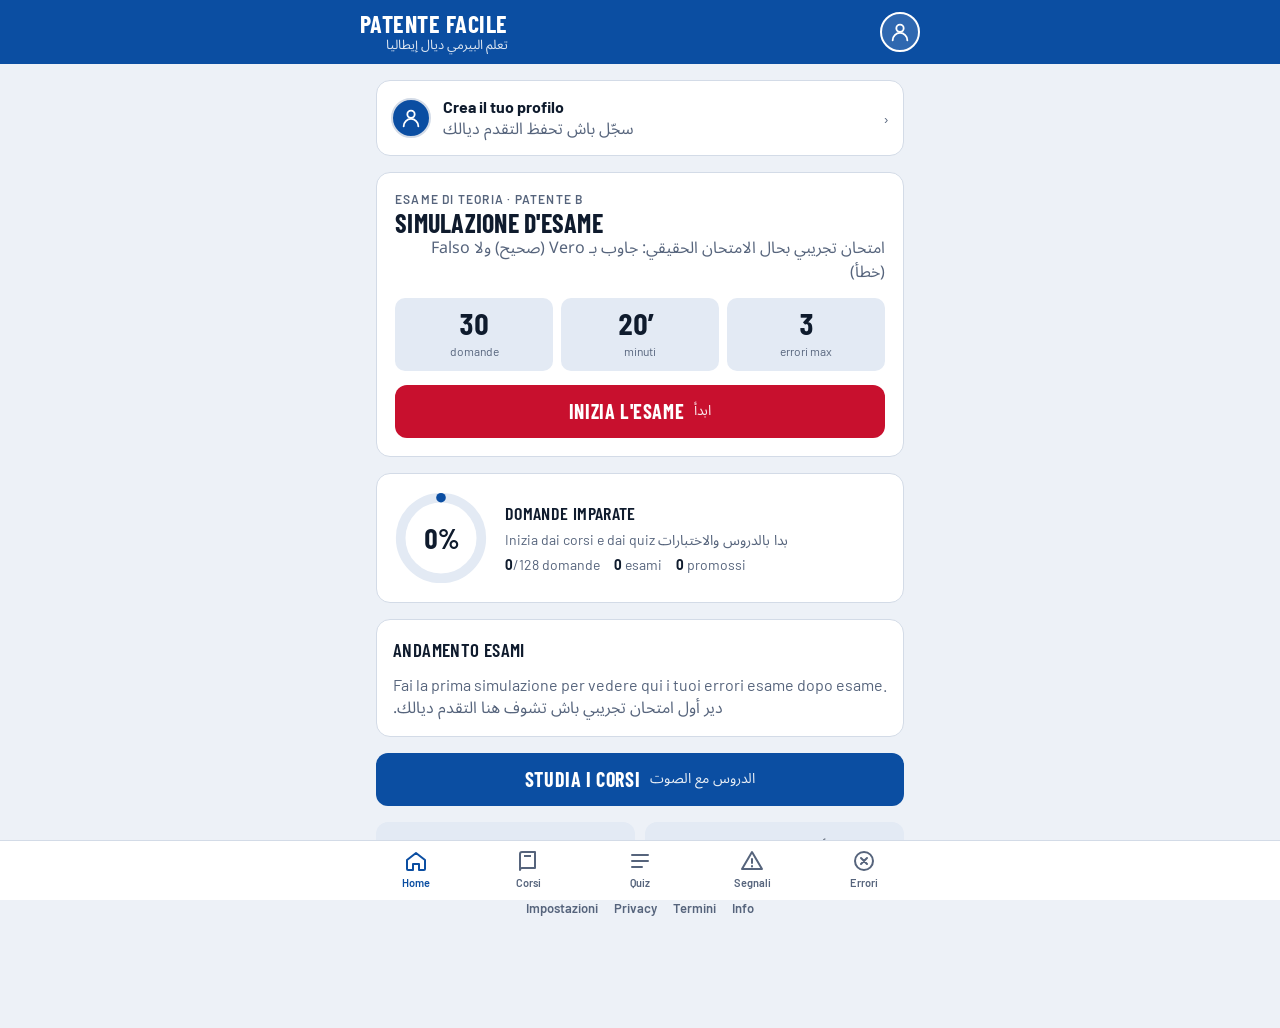
<file: patente/index.html>
<!doctype html>
<html lang="it">
<head>
<meta charset="utf-8">
<meta name="viewport" content="width=device-width, initial-scale=1, viewport-fit=cover">
<meta name="theme-color" content="#0B4EA2">
<link rel="manifest" href="manifest.json">
<style>:root{padding-top:env(safe-area-inset-top,0px);padding-bottom:env(safe-area-inset-bottom,0px)}body{margin:0}[hidden]{display:none!important}</style>
</head>
<body>
<title>Patente Facile</title>
<meta name="claude:viewport-fit-sides" content="cover">
<link rel="preconnect" href="https://fonts.googleapis.com">
<link rel="stylesheet" href="https://fonts.googleapis.com/css2?family=Barlow+Condensed:wght@600;700&family=Barlow:wght@400;500;600&family=Noto+Sans+Arabic:wght@400;600&display=swap">
<style>
/* Layout: one phone-width column, sticky road-sign blue header, fixed bottom tab bar. */
:root {
  --bg: #EDF1F7; --surface: #FFFFFF; --ink: #0F1B2D; --muted: #56647C;
  --line: #D3DBE7; --blue: #0B4EA2; --blue-ink: #FFFFFF; --red: #C8102E;
  --ok: #1E7A4C; --ok-soft: #E2F3EA; --bad-soft: #FBE5E8; --chip: #E3EAF4;
  --f-display: "Barlow Condensed", "Arial Narrow", system-ui, sans-serif;
  --f-body: "Barlow", system-ui, -apple-system, "Segoe UI", sans-serif;
  --f-ar: "Noto Sans Arabic", "Segoe UI", Tahoma, sans-serif;
}
@media (prefers-color-scheme: dark) { :root:not([data-theme="light"]) {
  --bg: #0A111D; --surface: #131C2C; --ink: #E5EBF4; --muted: #8E9BB2;
  --line: #243149; --blue: #2F6FD0; --blue-ink: #FFFFFF; --red: #F05A6E;
  --ok: #3DBE7E; --ok-soft: #123224; --bad-soft: #3A1820; --chip: #1C2840; color-scheme: dark } }
:root[data-theme="dark"] {
  --bg: #0A111D; --surface: #131C2C; --ink: #E5EBF4; --muted: #8E9BB2;
  --line: #243149; --blue: #2F6FD0; --blue-ink: #FFFFFF; --red: #F05A6E;
  --ok: #3DBE7E; --ok-soft: #123224; --bad-soft: #3A1820; --chip: #1C2840; color-scheme: dark }

* { box-sizing: border-box }
html, body { height: 100% }
body { background: var(--bg); color: var(--ink); font-family: var(--f-body); font-size: 16px; line-height: 1.45; -webkit-tap-highlight-color: transparent }
body::before { content: ""; position: fixed; inset: 0 0 auto; height: env(safe-area-inset-top, 0px); z-index: 10; background: var(--blue) }
.ar { font-family: var(--f-ar); direction: rtl; text-align: right; unicode-bidi: isolate }
button { font: inherit; color: inherit; cursor: pointer; border: 0; background: none }
button:focus-visible, a:focus-visible { outline: 3px solid var(--blue); outline-offset: 2px }

header.top { position: sticky; top: env(safe-area-inset-top, 0px); z-index: 5; background: var(--blue); color: var(--blue-ink);
  padding-block: 12px; padding-left: max(16px, env(safe-area-inset-left, 0px)); padding-right: max(16px, env(safe-area-inset-right, 0px)) }
.top-in { max-width: 560px; margin: 0 auto; display: flex; align-items: center; gap: 12px }
.brand { font-family: var(--f-display); font-weight: 700; font-size: 24px; letter-spacing: .02em; text-transform: uppercase; line-height: 1 }
.brand small { display: block; font-family: var(--f-ar); font-weight: 400; font-size: 13px; text-transform: none; letter-spacing: 0; opacity: .85; margin-top: 3px }

main { max-width: 560px; margin: 0 auto; padding-block: 16px 110px; padding-left: max(16px, env(safe-area-inset-left, 0px)); padding-right: max(16px, env(safe-area-inset-right, 0px));
  display: flex; flex-direction: column; gap: 16px }
h2 { font-family: var(--f-display); font-weight: 700; font-size: 26px; line-height: 1.1; margin: 0; text-wrap: balance; text-transform: uppercase; letter-spacing: .01em }
h3 { font-family: var(--f-display); font-weight: 600; font-size: 19px; margin: 0; letter-spacing: .02em; text-transform: uppercase }
.sub { color: var(--muted); margin: 0 }
.eyebrow { font-size: 12px; font-weight: 600; letter-spacing: .1em; text-transform: uppercase; color: var(--muted) }

/* Home */
.hero-card { background: var(--surface); border: 1px solid var(--line); border-radius: 14px; padding: 18px; display: grid; gap: 14px }
.rules { display: grid; grid-template-columns: repeat(3, 1fr); gap: 8px }
.rule { background: var(--chip); border-radius: 10px; padding: 10px 8px; text-align: center }
.rule b { display: block; font-family: var(--f-display); font-size: 30px; line-height: 1; font-variant-numeric: tabular-nums }
.rule span { font-size: 12px; color: var(--muted) }
.btn { display: flex; align-items: center; justify-content: center; gap: 10px; min-height: 52px; border-radius: 12px; padding: 12px 18px;
  font-family: var(--f-display); font-weight: 700; font-size: 20px; letter-spacing: .03em; text-transform: uppercase }
.btn-primary { background: var(--red); color: #fff }
.btn-blue { background: var(--blue); color: var(--blue-ink) }
.btn-ghost { background: var(--chip); color: var(--ink) }
.btn .ar { font-weight: 400; font-size: 14px; text-transform: none; letter-spacing: 0; opacity: .9 }
.btn:disabled { opacity: .45; cursor: default }
.stats { display: grid; grid-template-columns: repeat(3, 1fr); gap: 8px }
.stat { background: var(--surface); border: 1px solid var(--line); border-radius: 12px; padding: 12px }
.stat b { display: block; font-family: var(--f-display); font-size: 28px; line-height: 1.05; font-variant-numeric: tabular-nums }
.stat span { font-size: 12px; color: var(--muted) }
.history { display: flex; gap: 6px; flex-wrap: wrap }
.pill { font-size: 13px; font-weight: 600; padding: 3px 10px; border-radius: 99px; font-variant-numeric: tabular-nums }
.pill.ok { background: var(--ok-soft); color: var(--ok) } .pill.bad { background: var(--bad-soft); color: var(--red) }

/* Topic list */
.list { display: flex; flex-direction: column; background: var(--surface); border: 1px solid var(--line); border-radius: 14px; overflow: hidden }
.row { display: flex; align-items: center; gap: 12px; padding: 12px 14px; text-align: left; border-top: 1px solid var(--line); width: 100% }
.row:first-child { border-top: 0 }
.row:hover { background: var(--chip) }
.row .ic { width: 40px; height: 40px; flex: none }
.row .txt { flex: 1; min-width: 0; display: grid; gap: 1px }
.row .txt b { font-weight: 600 }
.row .txt .ar { font-size: 13px; color: var(--muted); text-align: left; direction: rtl }
.meter { width: 64px; flex: none; display: grid; gap: 4px; justify-items: end }
.meter i { display: block; width: 100%; height: 5px; border-radius: 3px; background: var(--chip); overflow: hidden }
.meter i::after { content: ""; display: block; height: 100%; width: var(--p, 0%); background: var(--ok) }
.meter small { font-size: 12px; color: var(--muted); font-variant-numeric: tabular-nums }

/* Quiz */
.qbar { display: flex; align-items: center; gap: 10px; flex-wrap: wrap }
.qbar .count { font-family: var(--f-display); font-weight: 700; font-size: 20px; font-variant-numeric: tabular-nums }
.timer { margin-left: auto; font-family: var(--f-display); font-weight: 700; font-size: 20px; font-variant-numeric: tabular-nums; padding: 2px 10px; border-radius: 8px; background: var(--chip) }
.timer.low { background: var(--red); color: #fff }
.grid30 { display: grid; grid-template-columns: repeat(10, 1fr); gap: 4px }
.grid30 button { aspect-ratio: 1; max-width: 100%; border-radius: 6px; background: var(--surface); border: 1px solid var(--line); font-size: 12px; font-weight: 600; font-variant-numeric: tabular-nums }
.grid30 button.done { background: var(--chip); border-color: var(--chip) }
.grid30 button.cur { border: 2px solid var(--blue); color: var(--blue) }
.qcard { background: var(--surface); border: 1px solid var(--line); border-radius: 14px; padding: 18px; display: grid; gap: 14px }
.qtopic { display: flex; align-items: center; gap: 8px; justify-content: space-between }
.sign-wrap { display: flex; justify-content: center; padding: 6px 0 }
.sign-wrap svg { width: 132px; height: 132px; max-width: 100% }
.qtext { font-size: 21px; font-weight: 500; line-height: 1.35; margin: 0 }
.qar { font-size: 16px; color: var(--muted); margin: 0; padding-top: 10px; border-top: 1px dashed var(--line) }
.toggle { font-size: 13px; font-weight: 600; padding: 4px 10px; border-radius: 99px; background: var(--chip) }
.toggle[aria-pressed="true"] { background: var(--blue); color: var(--blue-ink) }
.vf { display: grid; grid-template-columns: 1fr 1fr; gap: 10px }
.vf button { min-height: 64px; border-radius: 12px; border: 2px solid var(--line); background: var(--surface); display: grid; place-items: center; gap: 0; padding: 6px }
.vf button b { font-family: var(--f-display); font-size: 26px; letter-spacing: .04em; line-height: 1 }
.vf button span { font-family: var(--f-ar); font-size: 13px; color: var(--muted) }
.vf button.sel { border-color: var(--blue); background: var(--chip) }
.vf button.right { border-color: var(--ok); background: var(--ok-soft) }
.vf button.wrong { border-color: var(--red); background: var(--bad-soft) }
.vf button:disabled { cursor: default }
.feedback { border-radius: 12px; padding: 14px; display: grid; gap: 6px }
.feedback.ok { background: var(--ok-soft) } .feedback.bad { background: var(--bad-soft) }
.feedback .verdict { font-family: var(--f-display); font-weight: 700; font-size: 20px; text-transform: uppercase }
.feedback.ok .verdict { color: var(--ok) } .feedback.bad .verdict { color: var(--red) }
.nav2 { display: flex; gap: 10px; flex-wrap: wrap } .nav2 .btn { flex: 1 1 140px; min-width: 0 }
.stat { min-width: 0 }

/* Result */
.result { border-radius: 14px; padding: 22px 18px; text-align: center; display: grid; gap: 6px; color: #fff }
.result.pass { background: var(--ok) } .result.fail { background: var(--red) }
.result .big { font-family: var(--f-display); font-weight: 700; font-size: 44px; line-height: 1; letter-spacing: .04em }
.result .ar { text-align: center }
.review { display: grid; gap: 10px }
.rev { background: var(--surface); border: 1px solid var(--line); border-radius: 12px; padding: 14px; display: grid; gap: 6px }
.rev .ans { display: flex; gap: 8px; flex-wrap: wrap; font-size: 14px }
.rev .ar { font-size: 14px; color: var(--muted) }

/* Signs */
.signs { display: grid; grid-template-columns: repeat(2, minmax(0, 1fr)); gap: 10px }
.sg { background: var(--surface); border: 1px solid var(--line); border-radius: 12px; padding: 12px; display: grid; gap: 6px; align-content: start }
.sg svg { width: 76px; height: 76px; justify-self: center }
.sg b { font-weight: 600; font-size: 15px; line-height: 1.2 }
.sg .ar { font-size: 13px; color: var(--muted) }
.cat { display: inline-block; font-size: 11px; font-weight: 600; letter-spacing: .08em; text-transform: uppercase; color: var(--muted) }

.av { margin-left: auto; width: 40px; height: 40px; border-radius: 99px; border: 2px solid #fff; display: grid; place-items: center; overflow: hidden;
  background: rgba(255,255,255,.15); color: #fff; font-family: var(--f-display); font-weight: 700; font-size: 17px; text-decoration: none; flex: none }
.av img { width: 100%; height: 100%; object-fit: cover }
.av svg { width: 22px; height: 22px }
.form { background: var(--surface); border: 1px solid var(--line); border-radius: 14px; padding: 18px; display: grid; gap: 14px }
.field { display: grid; gap: 5px }
.field label { font-weight: 600; font-size: 14px; display: flex; justify-content: space-between; gap: 8px; flex-wrap: wrap }
.field label .ar { font-weight: 400; color: var(--muted); font-size: 13px }
.field input[type=text], .field input[type=password], .field input[type=date], .field input[type=email], .field input[type=tel] {
  width: 100%; min-height: 46px; border-radius: 10px; border: 1.5px solid var(--line); background: var(--bg); color: var(--ink); padding: 10px 12px; font: inherit; font-size: 16px }
.field input:focus { outline: none; border-color: var(--blue) }
.field .hint { font-size: 12px; color: var(--muted) }
.err { color: var(--red); font-size: 14px; font-weight: 600; margin: 0 }
.check { display: flex; gap: 8px; align-items: center; font-size: 14px }
.photo-pick { display: flex; align-items: center; gap: 12px }
.photo-pick .av { margin: 0; width: 64px; height: 64px; border-color: var(--line); background: var(--chip); color: var(--blue); font-size: 26px }
.pcard { background: var(--surface); border: 1px solid var(--line); border-radius: 14px; padding: 18px; display: grid; gap: 14px }
.pcard .who { display: flex; align-items: center; gap: 14px }
.pcard .who .av { margin: 0; width: 72px; height: 72px; border-color: var(--line); background: var(--blue); font-size: 30px }
.pcard .who .av svg { width: 34px; height: 34px }
.pcard .who > div { min-width: 0 }
.pcard .who b { display: block; font-family: var(--f-display); font-size: 26px; line-height: 1.1; text-transform: uppercase; overflow-wrap: anywhere }
.pcard .who > div span { color: var(--muted); font-size: 14px; overflow-wrap: anywhere }
.count-down { background: var(--chip); border-radius: 10px; padding: 10px 12px; display: flex; justify-content: space-between; align-items: center; gap: 8px; flex-wrap: wrap }
.count-down b { font-family: var(--f-display); font-size: 24px; font-variant-numeric: tabular-nums }
.banner { background: var(--surface); border: 1px solid var(--line); border-radius: 14px; padding: 14px; display: flex; align-items: center; gap: 12px; text-decoration: none; color: inherit }
.banner > div { flex: 1; min-width: 0 }
.banner b { display: block }
.hello { display: flex; align-items: center; gap: 12px }
.hello .av { margin: 0; width: 48px; height: 48px; border-color: var(--line); background: var(--blue) }
.confirm { background: var(--bad-soft); border-radius: 12px; padding: 14px; display: grid; gap: 10px }
.ring-card { background: var(--surface); border: 1px solid var(--line); border-radius: 14px; padding: 16px; display: flex; gap: 16px; align-items: center }
.ring { width: 96px; height: 96px; flex: none; position: relative }
.ring svg { width: 100%; height: 100% }
.ring b { position: absolute; inset: 0; display: grid; place-items: center; font-family: var(--f-display); font-size: 28px; font-variant-numeric: tabular-nums }
.ring-card .txt { flex: 1; min-width: 0; display: grid; gap: 4px }
.ring-card .txt h3 { font-size: 18px }
.kv { display: flex; gap: 14px; flex-wrap: wrap; font-size: 14px; color: var(--muted) }
.kv b { color: var(--ink); font-variant-numeric: tabular-nums }
.chart-card { background: var(--surface); border: 1px solid var(--line); border-radius: 14px; padding: 16px; display: grid; gap: 10px }
.chart-card svg { width: 100%; height: auto; display: block }
.chart-card .bar { cursor: pointer }
.chart-card .bar:focus-visible { outline: none; stroke: var(--ink); stroke-width: 2 }
.legend { display: flex; gap: 14px; flex-wrap: wrap; font-size: 13px; color: var(--muted) }
.legend i { display: inline-block; width: 10px; height: 10px; border-radius: 3px; margin-right: 5px; vertical-align: -1px }
.tip { font-size: 14px; min-height: 20px; color: var(--ink); font-variant-numeric: tabular-nums }
.foot { display: flex; flex-wrap: wrap; justify-content: center; gap: 6px 16px; font-size: 13px; padding-top: 8px }
.foot a { color: var(--muted); text-decoration: none; font-weight: 600 }
.foot a:hover { color: var(--blue) }
.setting { display: flex; align-items: center; gap: 12px; padding: 14px; border-top: 1px solid var(--line) }
.setting:first-child { border-top: 0 }
.setting .txt { flex: 1; min-width: 0; display: grid; gap: 1px }
.setting .txt b { font-weight: 600 }
.setting .txt .ar { font-size: 13px; color: var(--muted); text-align: left }
.switch { width: 50px; height: 30px; border-radius: 99px; background: var(--line); position: relative; flex: none; transition: background .15s }
.switch::after { content: ""; position: absolute; top: 3px; left: 3px; width: 24px; height: 24px; border-radius: 99px; background: #fff; box-shadow: 0 1px 2px rgba(0,0,0,.25); transition: transform .15s }
.switch[aria-checked="true"] { background: var(--blue) }
.switch[aria-checked="true"]::after { transform: translateX(20px) }
.seg { display: inline-flex; background: var(--chip); border-radius: 10px; padding: 3px; flex: none }
.seg button { padding: 6px 10px; border-radius: 8px; font-size: 13px; font-weight: 600; color: var(--muted) }
.seg button[aria-pressed="true"] { background: var(--surface); color: var(--ink); box-shadow: 0 1px 2px rgba(0,0,0,.12) }
.doc { background: var(--surface); border: 1px solid var(--line); border-radius: 14px; padding: 18px; display: grid; gap: 14px }
.doc section { display: grid; gap: 4px }
.doc h3 { font-size: 17px }
.doc p { margin: 0; line-height: 1.55 }
.doc .ar h3, .doc.ar h3 { font-family: var(--f-ar); text-transform: none; letter-spacing: 0 }
.logo { width: 88px; height: 88px; border-radius: 22px; overflow: hidden; flex: none }
.logo svg { width: 100%; height: 100% }
.empty { background: var(--surface); border: 1px dashed var(--line); border-radius: 14px; padding: 24px 18px; text-align: center; display: grid; gap: 8px }

/* Tab bar */
nav.tabs { position: fixed; left: 0; right: 0; bottom: 0; z-index: 6; background: var(--surface); border-top: 1px solid var(--line);
  padding-bottom: env(safe-area-inset-bottom, 0px); padding-left: max(8px, env(safe-area-inset-left, 0px)); padding-right: max(8px, env(safe-area-inset-right, 0px)) }
.tabs-in { max-width: 560px; margin: 0 auto; display: grid; grid-template-columns: repeat(5, 1fr) }
.spk { flex: none; width: 40px; height: 40px; border-radius: 99px; display: grid; place-items: center; background: var(--chip); color: var(--blue) }
.spk svg { width: 20px; height: 20px }
.spk.on { background: var(--blue); color: var(--blue-ink) }
.lesson { display: grid; gap: 10px }
.pt { background: var(--surface); border: 1px solid var(--line); border-radius: 12px; padding: 14px; display: flex; gap: 12px; align-items: flex-start }
.pt .body { flex: 1; min-width: 0; display: grid; gap: 6px }
.pt .num { font-family: var(--f-display); font-weight: 700; font-size: 15px; color: var(--muted); font-variant-numeric: tabular-nums }
.pt p { margin: 0 } .pt .it { font-size: 17px; font-weight: 500 }
.pt .ar { font-size: 15px; color: var(--muted) }
.pt.playing { border-color: var(--blue); box-shadow: 0 0 0 1px var(--blue) }
.lhead { display: flex; align-items: center; gap: 12px }
.lhead svg { width: 56px; height: 56px; flex: none }
.note { font-size: 13px; color: var(--muted); margin: 0 }
.tabs a { display: grid; justify-items: center; gap: 2px; padding: 8px 2px 9px; color: var(--muted); text-decoration: none; font-size: 11px; font-weight: 600; position: relative }
.tabs a svg { width: 24px; height: 24px }
.tabs a[aria-current="page"] { color: var(--blue) }
.tabs a .badge { position: absolute; top: 4px; left: calc(50% + 6px); background: var(--red); color: #fff; font-size: 10px; border-radius: 99px; padding: 0 5px; line-height: 16px; font-variant-numeric: tabular-nums }
body.in-quiz nav.tabs { display: none }
body.in-quiz main { padding-bottom: 32px }

@media (prefers-reduced-motion: no-preference) {
  .qcard, .feedback { animation: rise .18s ease-out }
  @keyframes rise { from { transform: translateY(6px); opacity: .6 } to { transform: none; opacity: 1 } }
}
@media (max-width: 380px) { .qtext { font-size: 19px } .grid30 { gap: 3px } }
</style>

<header class="top"><div class="top-in">
  <div class="brand">Patente Facile<small class="ar">تعلم البيرمي ديال إيطاليا</small></div>
  <a class="av" id="avatar" href="#profilo" aria-label="Profilo"></a>
</div></header>

<main id="app" aria-live="polite"></main>

<nav class="tabs" aria-label="Sezioni"><div class="tabs-in">
  <a href="#home" data-v="home"><svg viewBox="0 0 24 24" fill="none" stroke="currentColor" stroke-width="2" stroke-linejoin="round"><path d="M3 11l9-7 9 7v9a1 1 0 0 1-1 1h-5v-6H9v6H4a1 1 0 0 1-1-1z"/></svg>Home</a>
  <a href="#corsi" data-v="corsi"><svg viewBox="0 0 24 24" fill="none" stroke="currentColor" stroke-width="2" stroke-linejoin="round"><path d="M4 5a2 2 0 0 1 2-2h13v16H6a2 2 0 0 0-2 2z"/><path d="M4 21V5M8 7h7"/></svg>Corsi</a>
  <a href="#argomenti" data-v="argomenti"><svg viewBox="0 0 24 24" fill="none" stroke="currentColor" stroke-width="2" stroke-linecap="round"><path d="M4 6h16M4 12h16M4 18h10"/></svg>Quiz</a>
  <a href="#segnali" data-v="segnali"><svg viewBox="0 0 24 24" fill="none" stroke="currentColor" stroke-width="2" stroke-linejoin="round"><path d="M12 3l10 17H2z"/><path d="M12 10v4M12 17v.5" stroke-linecap="round"/></svg>Segnali</a>
  <a href="#errori" data-v="errori"><svg viewBox="0 0 24 24" fill="none" stroke="currentColor" stroke-width="2" stroke-linecap="round"><circle cx="12" cy="12" r="9"/><path d="M9 9l6 6M15 9l-6 6"/></svg>Errori<span class="badge" id="errBadge" hidden></span></a>
</div></nav>

<script>
/* ---------- Road signs (fixed real-world colors, same in both themes) ---------- */
const R = "#C8102E", B = "#0B4EA2", W = "#FFFFFF", K = "#111111", Y = "#F6C400";
const ring = inner => `<circle cx="50" cy="50" r="47" fill="${R}"/><circle cx="50" cy="50" r="36" fill="${inner}"/>`;
const tri = inner => `<path d="M50 5 L96 88 Q97 92 92 92 H8 Q3 92 4 88 Z" fill="${R}"/><path d="M50 22 L82 80 H18 Z" fill="${W}"/>${inner}`;
const car = (x, c) => `<g fill="${c}"><path d="M${x} 58 v-8 l5-9 h14 l5 9 v8 z"/><circle cx="${x+6}" cy="59" r="3.2"/><circle cx="${x+18}" cy="59" r="3.2"/></g>`;
const SIGNS = {
  stop: { n: "Fermarsi e dare precedenza (STOP)", ar: "قف وأعطِ الأولوية (STOP)", c: "Precedenza",
    svg: `<polygon points="30,2 70,2 98,30 98,70 70,98 30,98 2,70 2,30" fill="${W}"/><polygon points="31,6 69,6 94,31 94,69 69,94 31,94 6,69 6,31" fill="${R}"/><text x="50" y="60" text-anchor="middle" font-family="Arial,Helvetica,sans-serif" font-weight="700" font-size="27" fill="${W}">STOP</text>` },
  precedenza: { n: "Dare precedenza", ar: "أعطِ الأولوية", c: "Precedenza",
    svg: `<path d="M4 10 Q2 6 7 6 H93 Q98 6 96 10 L53 92 Q50 96 47 92 Z" fill="${R}"/><path d="M20 17 H80 L50 74 Z" fill="${W}"/>` },
  diritto: { n: "Diritto di precedenza", ar: "طريق ذات أولوية", c: "Precedenza",
    svg: `<rect x="18" y="18" width="64" height="64" rx="4" transform="rotate(45 50 50)" fill="${W}" stroke="${K}" stroke-width="2"/><rect x="31" y="31" width="38" height="38" transform="rotate(45 50 50)" fill="${Y}"/>` },
  sensovietato: { n: "Senso vietato", ar: "ممنوع الدخول (اتجاه ممنوع)", c: "Divieto",
    svg: `<circle cx="50" cy="50" r="47" fill="${R}"/><rect x="17" y="41" width="66" height="18" rx="2" fill="${W}"/>` },
  transito: { n: "Divieto di transito", ar: "ممنوع المرور في الاتجاهين", c: "Divieto", svg: ring(W) },
  limite50: { n: "Limite massimo di velocità 50 km/h", ar: "السرعة القصوى 50 كلم/س", c: "Divieto",
    svg: ring(W) + `<text x="50" y="63" text-anchor="middle" font-family="Arial,Helvetica,sans-serif" font-weight="700" font-size="38" fill="${K}">50</text>` },
  sorpasso: { n: "Divieto di sorpasso", ar: "ممنوع التجاوز", c: "Divieto", svg: ring(W) + car(23, R) + car(53, K) },
  sosta: { n: "Divieto di sosta", ar: "ممنوع الوقوف (الركن)", c: "Divieto",
    svg: ring(B) + `<line x1="25" y1="25" x2="75" y2="75" stroke="${R}" stroke-width="10"/>` },
  fermata: { n: "Divieto di fermata", ar: "ممنوع التوقف والوقوف", c: "Divieto",
    svg: ring(B) + `<g stroke="${R}" stroke-width="10"><line x1="25" y1="25" x2="75" y2="75"/><line x1="75" y1="25" x2="25" y2="75"/></g>` },
  pericolo: { n: "Altri pericoli", ar: "خطر عام (أخطار أخرى)", c: "Pericolo",
    svg: tri(`<rect x="46" y="38" width="8" height="24" rx="2" fill="${K}"/><circle cx="50" cy="70" r="4.5" fill="${K}"/>`) },
  curva: { n: "Curva pericolosa a destra", ar: "منعطف خطير إلى اليمين", c: "Pericolo",
    svg: tri(`<path d="M42 76 V58 Q42 46 54 44 L54 38 L64 47 L54 56 L54 50 Q48 51 48 58 V76 Z" fill="${K}"/>`) },
  rotatoria: { n: "Rotatoria", ar: "إلزامية الدوران في المدار", c: "Obbligo",
    svg: `<circle cx="50" cy="50" r="47" fill="${B}"/>` + [0, 120, 240].map(a =>
      `<g transform="rotate(${a} 50 50)"><path d="M33 34 A23 23 0 0 1 64 30" fill="none" stroke="${W}" stroke-width="7"/><path d="M60 20 L74 33 L56 38 Z" fill="${W}"/></g>`).join("") },
  sensounico: { n: "Senso unico parallelo", ar: "طريق ذات اتجاه واحد", c: "Indicazione",
    svg: `<rect x="2" y="26" width="96" height="48" rx="5" fill="${B}"/><path d="M14 44 H62 V34 L86 50 L62 66 V56 H14 Z" fill="${W}"/>` },
  parcheggio: { n: "Parcheggio", ar: "موقف السيارات", c: "Indicazione",
    svg: `<rect x="6" y="6" width="88" height="88" rx="10" fill="${B}"/><text x="50" y="76" text-anchor="middle" font-family="Arial,Helvetica,sans-serif" font-weight="700" font-size="68" fill="${W}">P</text>` }
};
const signSvg = (k, label) => `<svg viewBox="0 0 100 100" role="img" aria-label="${label || SIGNS[k].n}">${SIGNS[k].svg}</svg>`;

/* ---------- Topics ---------- */
const TOPICS = {
  seg: { n: "Segnali stradali", ar: "علامات الطريق", ic: "pericolo" },
  pre: { n: "Precedenza e semafori", ar: "الأولوية والإشارات الضوئية", ic: "precedenza" },
  vel: { n: "Velocità e distanza", ar: "السرعة ومسافة الأمان", ic: "limite50" },
  sor: { n: "Sorpasso", ar: "التجاوز", ic: "sorpasso" },
  sos: { n: "Fermata e sosta", ar: "التوقف والركن", ic: "sosta" },
  luc: { n: "Luci", ar: "الأضواء", ic: "curva" },
  aut: { n: "Autostrada", ar: "الطريق السيار", ic: "sensounico" },
  pat: { n: "Patente, punti e alcol", ar: "الرخصة، النقاط والكحول", ic: "stop" },
  sic: { n: "Sicurezza e cinture", ar: "السلامة وحزام الأمان", ic: "diritto" },
  inc: { n: "Incidenti e primo soccorso", ar: "الحوادث والإسعافات الأولية", ic: "fermata" },
  vei: { n: "Veicolo e documenti", ar: "السيارة والوثائق", ic: "parcheggio" }
};

/* ---------- Questions: [topic, sign|null, Italian statement, answer, Arabic translation, Arabic explanation] ---------- */
const RAW = [
["seg","stop","Il segnale raffigurato obbliga a fermarsi in ogni caso all'incrocio",1,"هذه العلامة تُلزم بالتوقف في جميع الحالات عند التقاطع","علامة STOP: التوقف الكامل إجباري دائماً، حتى لو كانت الطريق فارغة، ثم تعطي الأولوية."],
["seg","stop","Il segnale raffigurato consente di non fermarsi se la strada è libera",0,"هذه العلامة تسمح بعدم التوقف إذا كانت الطريق فارغة","خطأ: مع STOP يجب التوقف دائماً عند خط التوقف."],
["seg","stop","Il segnale raffigurato ha forma ottagonale",1,"هذه العلامة على شكل مثمّن (8 أضلاع)","صحيح: STOP هي العلامة الوحيدة ذات الشكل المثمّن."],
["seg","stop","Il segnale di STOP ha forma triangolare",0,"علامة STOP على شكل مثلث","خطأ: شكلها مثمّن. المثلث المقلوب هو علامة 'أعطِ الأولوية'."],
["seg","precedenza","Il segnale raffigurato obbliga a dare la precedenza ai veicoli provenienti sia da destra sia da sinistra",1,"هذه العلامة تُلزم بإعطاء الأولوية للسيارات القادمة من اليمين ومن اليسار","صحيح: 'Dare precedenza' تعني أن تترك المرور لكل من يأتي من الطريق الأخرى."],
["seg","precedenza","Il segnale raffigurato obbliga sempre a fermarsi",0,"هذه العلامة تُلزم بالتوقف دائماً","خطأ: تتوقف فقط إذا كانت هناك سيارات قادمة. التوقف الإجباري دائماً هو STOP."],
["seg","diritto","Il segnale raffigurato indica una strada con diritto di precedenza",1,"هذه العلامة تدل على طريق لها حق الأولوية","صحيح: المعيّن الأصفر يعني أن طريقك لها الأولوية عند التقاطعات."],
["seg","diritto","Il segnale raffigurato obbliga a dare la precedenza a destra",0,"هذه العلامة تُلزم بإعطاء الأولوية لليمين","خطأ: بالعكس، أنت على طريق ذات أولوية."],
["seg","sensovietato","Il segnale raffigurato vieta di entrare nella strada nel senso di marcia",1,"هذه العلامة تمنع الدخول إلى الطريق في هذا الاتجاه","صحيح: 'Senso vietato' = ممنوع الدخول، توجد عادة في مدخل طريق ذات اتجاه واحد."],
["seg","sensovietato","Il segnale raffigurato consente l'accesso ai soli residenti",0,"هذه العلامة تسمح بالدخول للسكان فقط","خطأ: الدخول ممنوع على جميع المركبات إلا إذا كانت هناك لوحة إضافية."],
["seg","transito","Il segnale raffigurato vieta il transito a tutti i veicoli in entrambi i sensi di marcia",1,"هذه العلامة تمنع مرور جميع المركبات في الاتجاهين","صحيح: الدائرة البيضاء بحافة حمراء = ممنوع المرور في الاتجاهين."],
["seg","limite50","Il segnale raffigurato indica che non si devono superare i 50 km/h",1,"هذه العلامة تعني أنه لا يجوز تجاوز 50 كلم في الساعة","صحيح: الرقم داخل دائرة حمراء هو السرعة القصوى."],
["seg","limite50","Il segnale raffigurato indica la velocità minima obbligatoria di 50 km/h",0,"هذه العلامة تدل على السرعة الدنيا الإجبارية 50 كلم/س","خطأ: الدائرة الحمراء = حد أقصى. السرعة الدنيا تكون في دائرة زرقاء."],
["seg","sorpasso","Il segnale raffigurato indica il divieto di sorpasso",1,"هذه العلامة تدل على منع التجاوز","صحيح: السيارة الحمراء على اليسار تعني ممنوع تجاوز السيارات."],
["seg","sorpasso","Il segnale raffigurato consente il sorpasso solo a destra",0,"هذه العلامة تسمح بالتجاوز من اليمين فقط","خطأ: التجاوز ممنوع، والتجاوز من اليمين ليس هو القاعدة."],
["seg","pericolo","Il segnale raffigurato indica un pericolo diverso da quelli indicati da altri segnali",1,"هذه العلامة تدل على خطر غير مذكور في علامات أخرى","صحيح: علامة '!' = أخطار أخرى، وغالباً تكون معها لوحة تشرح الخطر."],
["seg","pericolo","I segnali di pericolo hanno di norma forma circolare",0,"علامات الخطر عادةً دائرية الشكل","خطأ: علامات الخطر مثلثة بحافة حمراء. الدائرية هي علامات المنع والإلزام."],
["seg","pericolo","Fuori dai centri abitati i segnali di pericolo sono posti di norma 150 metri prima del pericolo",1,"خارج المدن تُوضع علامات الخطر عادة 150 متراً قبل الخطر","صحيح: 150 م خارج المدن، وأقل داخل المدن."],
["seg","curva","Il segnale raffigurato preannuncia una curva pericolosa a destra",1,"هذه العلامة تُنبّه إلى منعطف خطير نحو اليمين","صحيح."],
["seg","curva","In presenza del segnale raffigurato si deve moderare la velocità",1,"عند هذه العلامة يجب تخفيف السرعة","صحيح: قبل المنعطف خفّف السرعة ولا تتجاوز."],
["seg","sensounico","Il segnale raffigurato indica una strada a senso unico",1,"هذه العلامة تدل على طريق ذات اتجاه واحد","صحيح: كل السيارات تسير في اتجاه السهم."],
["seg","sensounico","Il segnale raffigurato obbliga a svoltare a destra",0,"هذه العلامة تُلزم بالانعطاف إلى اليمين","خطأ: هي علامة إرشاد مستطيلة (اتجاه واحد)، وليست علامة إلزام دائرية."],
["seg","parcheggio","Il segnale raffigurato indica un'area destinata al parcheggio",1,"هذه العلامة تدل على مكان مخصص لركن السيارات","صحيح."],
["seg","sosta","Il segnale raffigurato vieta la sosta ma consente la fermata",1,"هذه العلامة تمنع الركن لكن تسمح بالتوقف القصير","صحيح: خط واحد = ممنوع الركن، يمكنك التوقف لإنزال شخص."],
["seg","sosta","Il segnale raffigurato vieta anche la fermata",0,"هذه العلامة تمنع حتى التوقف القصير","خطأ: منع التوقف يكون بعلامة X (خطّين)."],
["seg","fermata","Il segnale raffigurato vieta sia la fermata sia la sosta",1,"هذه العلامة تمنع التوقف والركن معاً","صحيح: علامة X = ممنوع التوقف حتى لثوانٍ."],
["seg","rotatoria","Il segnale raffigurato obbliga a circolare nella rotatoria nel senso indicato dalle frecce",1,"هذه العلامة تُلزم بالدوران في المدار حسب اتجاه الأسهم","صحيح: العلامات الزرقاء الدائرية هي علامات إلزام."],
["pre",null,"In un incrocio senza segnali si deve dare la precedenza ai veicoli che provengono da destra",1,"في تقاطع بدون علامات يجب إعطاء الأولوية للسيارات القادمة من اليمين","صحيح: القاعدة العامة في إيطاليا هي الأولوية لليمين."],
["pre",null,"In un incrocio senza segnali ha la precedenza chi proviene da sinistra",0,"في تقاطع بدون علامات الأولوية لمن يأتي من اليسار","خطأ: الأولوية لمن يأتي من اليمين."],
["pre",null,"Chi esce da un passo carrabile deve dare la precedenza a chi circola sulla strada",1,"من يخرج من مدخل خاص (كراج) يجب أن يعطي الأولوية لمن يسير في الطريق","صحيح."],
["pre",null,"Bisogna lasciare libero il passaggio ai veicoli di soccorso con sirena e lampeggiante blu accesi",1,"يجب ترك الطريق لسيارات الإسعاف والشرطة عندما تشغّل الصفارة والضوء الأزرق","صحيح: لها الأولوية دائماً."],
["pre",null,"Con il semaforo giallo fisso si deve accelerare per passare prima del rosso",0,"مع الضوء الأصفر الثابت يجب الإسراع للمرور قبل الأحمر","خطأ: الأصفر يعني توقف، إلا إذا كنت قريباً جداً ولا تستطيع التوقف بأمان."],
["pre",null,"Con il semaforo rosso è vietato superare la linea di arresto",1,"مع الضوء الأحمر يُمنع تجاوز خط التوقف","صحيح."],
["pre",null,"Con il semaforo verde si può entrare nell'incrocio anche se è ingombro di veicoli",0,"مع الضوء الأخضر يمكن الدخول للتقاطع حتى لو كان مزدحماً","خطأ: لا تدخل إذا لم تستطع الخروج من التقاطع، حتى مع الأخضر."],
["pre",null,"Le segnalazioni degli agenti del traffico prevalgono su quelle dei semafori",1,"إشارات شرطي المرور لها الأسبقية على إشارات الضوء","صحيح: الترتيب: الشرطي ثم الضوء ثم العلامات."],
["pre",null,"Il vigile con le braccia tese orizzontalmente impone l'arresto a chi gli sta di fronte e di spalle",1,"الشرطي بذراعين ممدودتين أفقياً يوقف من هو أمامه ومن هو خلفه","صحيح: والمرور مسموح لمن يأتي من جانبيه."],
["pre",null,"Si deve dare la precedenza ai pedoni che attraversano sulle strisce pedonali",1,"يجب إعطاء الأولوية للراجلين الذين يعبرون في ممر الراجلين","صحيح."],
["pre","precedenza","Se all'ingresso della rotatoria c'è il segnale raffigurato, chi entra deve dare la precedenza a chi circola già nella rotatoria",1,"إذا كانت هذه العلامة عند مدخل المدار، فمن يدخل يعطي الأولوية لمن هو داخل المدار","صحيح."],
["vel",null,"Sulle autostrade il limite massimo per le autovetture è 130 km/h",1,"في الطريق السيار السرعة القصوى للسيارات 130 كلم/س","صحيح."],
["vel",null,"Sulle strade extraurbane secondarie il limite massimo per le autovetture è 90 km/h",1,"في الطرق الثانوية خارج المدن السرعة القصوى 90 كلم/س","صحيح."],
["vel",null,"Sulle strade extraurbane secondarie il limite massimo per le autovetture è 110 km/h",0,"في الطرق الثانوية خارج المدن السرعة القصوى 110 كلم/س","خطأ: هي 90 كلم/س. 110 للطرق الرئيسية خارج المدن."],
["vel",null,"Sulle strade extraurbane principali il limite massimo per le autovetture è 110 km/h",1,"في الطرق الرئيسية خارج المدن السرعة القصوى 110 كلم/س","صحيح."],
["vel",null,"Nei centri abitati il limite generale di velocità è 50 km/h",1,"داخل المدن الحد العام للسرعة هو 50 كلم/س","صحيح: يمكن أن يكون مختلفاً فقط إذا وُجدت علامة."],
["vel",null,"Nei centri abitati il limite generale di velocità è 70 km/h",0,"داخل المدن الحد العام للسرعة 70 كلم/س","خطأ: الحد العام 50 كلم/س."],
["vel",null,"In caso di pioggia il limite in autostrada per le autovetture scende a 110 km/h",1,"عند المطر تنخفض السرعة القصوى في الطريق السيار إلى 110 كلم/س","صحيح: وفي الطرق الرئيسية خارج المدن تنخفض إلى 90."],
["vel",null,"Nei primi tre anni di patente B non si possono superare i 100 km/h in autostrada",1,"في السنوات الثلاث الأولى من الرخصة لا يجوز تجاوز 100 كلم/س في الطريق السيار","صحيح: هذا للسائق الجديد (neopatentato)."],
["vel",null,"Nei primi tre anni di patente B si può circolare a 130 km/h in autostrada",0,"في السنوات الثلاث الأولى يمكن السير بـ130 كلم/س في الطريق السيار","خطأ: الحد للسائق الجديد 100 كلم/س."],
["vel",null,"Nei primi tre anni di patente B il limite sulle strade extraurbane principali è 90 km/h",1,"في السنوات الثلاث الأولى الحد في الطرق الرئيسية خارج المدن هو 90 كلم/س","صحيح."],
["vel",null,"Lo spazio di frenatura aumenta se la strada è bagnata",1,"مسافة الفرملة تزيد إذا كانت الطريق مبللة","صحيح: العجلات تمسك أقل في الطريق المبللة."],
["vel",null,"Con la pioggia lo spazio di frenatura diminuisce",0,"مع المطر تنقص مسافة الفرملة","خطأ: تزيد."],
["vel",null,"Se la velocità raddoppia, lo spazio di frenatura raddoppia soltanto",0,"إذا تضاعفت السرعة، تتضاعف مسافة الفرملة مرتين فقط","خطأ: تتضاعف تقريباً أربع مرات (مع مربع السرعة)."],
["vel",null,"La distanza di sicurezza deve aumentare quando la visibilità è scarsa",1,"يجب زيادة مسافة الأمان عندما تكون الرؤية ضعيفة","صحيح."],
["vel",null,"Il tempo di reazione aumenta se il conducente è stanco o ha bevuto alcolici",1,"وقت ردة الفعل يزيد إذا كان السائق متعباً أو شرب الكحول","صحيح."],
["vel",null,"Con la nebbia fitta bisogna ridurre la velocità e aumentare la distanza di sicurezza",1,"مع الضباب الكثيف يجب تخفيف السرعة وزيادة مسافة الأمان","صحيح."],
["vel",null,"Lo spazio di arresto è la somma dello spazio percorso durante il tempo di reazione e dello spazio di frenatura",1,"مسافة التوقف = المسافة خلال وقت ردة الفعل + مسافة الفرملة","صحيح."],
["sor",null,"Di norma il sorpasso si effettua a sinistra",1,"عادةً يتم التجاوز من اليسار","صحيح."],
["sor",null,"È vietato sorpassare in prossimità delle curve e dei dossi con scarsa visibilità",1,"يُمنع التجاوز قرب المنعطفات والمرتفعات حيث الرؤية ضعيفة","صحيح."],
["sor",null,"È consentito sorpassare a destra un veicolo che ha segnalato di voler svoltare a sinistra e si è spostato verso il centro della strada",1,"يُسمح بتجاوز سيارة من اليمين إذا أشارت أنها ستنعطف يساراً وتحركت نحو وسط الطريق","صحيح: هذه من الحالات القليلة للتجاوز من اليمين."],
["sor",null,"In autostrada il sorpasso a destra è sempre consentito",0,"في الطريق السيار التجاوز من اليمين مسموح دائماً","خطأ: التجاوز يكون من اليسار."],
["sor",null,"È vietato sorpassare un veicolo che si è fermato per far attraversare i pedoni",1,"يُمنع تجاوز سيارة توقفت لترك الراجلين يعبرون","صحيح: قد يكون هناك راجل أمامها لا تراه."],
["sor",null,"Durante il sorpasso è consentito superare il limite di velocità",0,"أثناء التجاوز يُسمح بتجاوز حد السرعة","خطأ: حد السرعة يبقى دائماً."],
["sor",null,"La striscia longitudinale continua può essere oltrepassata per sorpassare",0,"يمكن تجاوز الخط المتصل من أجل التجاوز","خطأ: الخط المتصل لا يُقطع أبداً."],
["sor",null,"Prima di sorpassare bisogna controllare che nessuno ci stia già sorpassando",1,"قبل التجاوز يجب التأكد أن لا أحد يتجاوزنا","صحيح: انظر في المرآة وشغّل الإشارة."],
["sor",null,"È vietato sorpassare in prossimità di un passaggio a livello senza barriere",1,"يُمنع التجاوز قرب ممر السكة الحديدية بدون حواجز","صحيح."],
["sor",null,"Si può sorpassare in un incrocio senza visibilità se si va piano",0,"يمكن التجاوز في تقاطع بدون رؤية إذا كنت تسير ببطء","خطأ: ممنوع التجاوز في التقاطعات (إلا في حالات خاصة)."],
["sos",null,"Durante la sosta il conducente può allontanarsi dal veicolo",1,"أثناء الركن (sosta) يمكن للسائق أن يبتعد عن السيارة","صحيح: هذا هو الفرق بين sosta و fermata."],
["sos",null,"La fermata è una breve sospensione della marcia per far salire o scendere persone",1,"التوقف (fermata) هو توقف قصير لصعود أو نزول الأشخاص","صحيح: السائق يبقى قريباً ومستعداً للانطلاق."],
["sos",null,"Le strisce blu indicano di solito un parcheggio a pagamento",1,"الخطوط الزرقاء تدل عادة على موقف بالأداء","صحيح."],
["sos",null,"Le strisce bianche indicano sempre un parcheggio a pagamento",0,"الخطوط البيضاء تدل دائماً على موقف بالأداء","خطأ: البيضاء عادةً مجانية، والزرقاء بالأداء."],
["sos",null,"Le strisce gialle delimitano posti riservati, ad esempio per disabili o per carico e scarico",1,"الخطوط الصفراء تحدد أماكن مخصصة، مثلاً لذوي الإعاقة أو للشحن والتفريغ","صحيح."],
["sos",null,"È consentito sostare sulle strisce pedonali se si accendono le luci di emergenza",0,"يُسمح بالركن فوق ممر الراجلين إذا شغّلت أضواء الطوارئ","خطأ: ممنوع دائماً."],
["sos",null,"È vietato sostare in corrispondenza delle fermate degli autobus",1,"يُمنع الركن في محطات الحافلات","صحيح."],
["sos",null,"È consentito sostare in doppia fila per pochi minuti",0,"يُسمح بالركن في صف ثانٍ لبضع دقائق","خطأ: الركن في صف ثانٍ ممنوع."],
["luc",null,"Fuori dai centri abitati le luci anabbaglianti devono essere accese anche di giorno",1,"خارج المدن يجب تشغيل الأضواء المنخفضة حتى في النهار","صحيح: في الطرق خارج المدن والطريق السيار."],
["luc",null,"Le luci abbaglianti vanno sostituite con le anabbaglianti quando si incrocia un altro veicolo",1,"يجب تغيير الأضواء العالية إلى المنخفضة عندما تقابل سيارة أخرى","صحيح: حتى لا تُبهر السائق الآخر."],
["luc",null,"Le luci abbaglianti si possono usare nei centri abitati ben illuminati",0,"يمكن استعمال الأضواء العالية داخل المدن المضاءة جيداً","خطأ: ممنوع."],
["luc",null,"Le luci di emergenza si usano quando il veicolo è fermo per guasto e costituisce un pericolo",1,"أضواء الطوارئ (الأربعة) تُستعمل عندما تكون السيارة متوقفة بسبب عطل وتشكل خطراً","صحيح."],
["luc",null,"La luce posteriore per nebbia si può usare anche con tempo sereno",0,"الضوء الخلفي للضباب يمكن استعماله حتى في الطقس الصافي","خطأ: فقط مع الضباب أو الرؤية الضعيفة جداً، لأنه يُبهر من خلفك."],
["luc",null,"In galleria è obbligatorio accendere le luci anabbaglianti",1,"في النفق يجب تشغيل الأضواء المنخفضة","صحيح."],
["luc",null,"Di notte fuori dai centri abitati bastano le luci di posizione per circolare",0,"في الليل خارج المدن تكفي أضواء الموقع للسير","خطأ: يجب الأضواء المنخفضة أو العالية."],
["aut","sensounico","In autostrada è vietata la retromarcia",1,"في الطريق السيار يُمنع الرجوع إلى الخلف","صحيح: حتى إذا فاتك المخرج، تابع إلى المخرج التالي."],
["aut",null,"In autostrada è vietata l'inversione del senso di marcia",1,"في الطريق السيار يُمنع الدوران وعكس الاتجاه","صحيح."],
["aut",null,"La corsia di emergenza può essere usata per superare le code",0,"يمكن استعمال ممر الطوارئ لتجاوز الازدحام","خطأ: فقط للطوارئ والأعطال."],
["aut",null,"In autostrada si può sostare sulla corsia di emergenza per riposarsi",0,"في الطريق السيار يمكن الوقوف في ممر الطوارئ للراحة","خطأ: للراحة استعمل محطات الاستراحة (area di servizio)."],
["aut",null,"In autostrada possono circolare le biciclette",0,"في الطريق السيار يمكن للدراجات الهوائية أن تسير","خطأ: ممنوعة، وكذلك الراجلون والدراجات الصغيرة (ciclomotori)."],
["aut",null,"In autostrada la corsia di destra è quella normale di marcia",1,"في الطريق السيار الممر الأيمن هو ممر السير العادي","صحيح: الممرات اليسرى للتجاوز."],
["aut",null,"Fuori dai centri abitati, di notte, chi scende dal veicolo fermo sulla carreggiata deve indossare il giubbotto retroriflettente",1,"خارج المدن ليلاً، من ينزل من سيارة متوقفة في الطريق يجب أن يلبس السترة العاكسة","صحيح."],
["pat",null,"Con la patente B si può guidare un'autovettura a partire da 18 anni",1,"برخصة B يمكن قيادة السيارة ابتداءً من 18 سنة","صحيح."],
["pat",null,"La patente B permette di guidare gli autobus",0,"رخصة B تسمح بقيادة الحافلات","خطأ: للحافلات يلزم رخصة D."],
["pat",null,"Il punteggio iniziale della patente è di 20 punti",1,"رصيد النقاط الأولي للرخصة هو 20 نقطة","صحيح."],
["pat",null,"Per i neopatentati, nei primi tre anni, i punti tolti per una violazione sono raddoppiati",1,"للسائقين الجدد في السنوات الثلاث الأولى، النقاط المسحوبة تكون مضاعفة","صحيح."],
["pat",null,"Chi perde tutti i punti deve sostenere di nuovo l'esame di idoneità",1,"من يفقد كل النقاط يجب أن يعيد امتحان الكفاءة","صحيح: تسمى revisione della patente."],
["pat",null,"Chi non commette violazioni per due anni riceve 2 punti in più, fino a un massimo di 30",1,"من لا يرتكب مخالفات لمدة سنتين يحصل على نقطتين إضافيتين، إلى حد أقصى 30","صحيح."],
["pat",null,"Il limite generale del tasso alcolemico per guidare è 0,5 grammi per litro",1,"الحد العام لنسبة الكحول في الدم للقيادة هو 0.5 غرام في اللتر","صحيح."],
["pat",null,"I neopatentati nei primi tre anni possono guidare con un tasso alcolemico fino a 0,5 g/l",0,"السائقون الجدد في السنوات الثلاث الأولى يمكنهم القيادة بنسبة كحول حتى 0.5 غ/ل","خطأ: للسائق الجديد ومن هم أقل من 21 سنة: صفر كحول."],
["pat",null,"I conducenti con meno di 21 anni devono avere un tasso alcolemico pari a zero",1,"السائقون الأقل من 21 سنة يجب أن تكون نسبة الكحول عندهم صفراً","صحيح."],
["pat",null,"Bere un caffè fa scendere rapidamente il tasso alcolemico",0,"شرب القهوة يُنقص نسبة الكحول بسرعة","خطأ: فقط الوقت يُنقص الكحول من الدم."],
["pat",null,"L'alcol migliora i riflessi del conducente",0,"الكحول يُحسّن ردود فعل السائق","خطأ: الكحول يُبطئ ردود الفعل ويُضعف الانتباه."],
["pat",null,"L'esame di teoria della patente B ha 30 domande e si supera con al massimo 3 errori",1,"امتحان النظري لرخصة B فيه 30 سؤالاً وتنجح بـ3 أخطاء على الأكثر","صحيح: 4 أخطاء = رسوب."],
["pat",null,"Per l'esame di teoria si hanno a disposizione 20 minuti",1,"في امتحان النظري عندك 20 دقيقة","صحيح."],
["sic",null,"Le cinture di sicurezza vanno allacciate anche sui sedili posteriori",1,"يجب ربط حزام الأمان حتى في المقاعد الخلفية","صحيح."],
["sic",null,"Le cinture di sicurezza non servono nei brevi percorsi in città",0,"حزام الأمان غير ضروري في المسافات القصيرة داخل المدينة","خطأ: إجباري دائماً."],
["sic",null,"Se l'auto ha l'airbag non è necessario allacciare le cinture",0,"إذا كانت في السيارة وسادة هوائية فلا داعي لحزام الأمان","خطأ: الوسادة الهوائية تعمل مع الحزام، لا تعوّضه."],
["sic",null,"Durante la guida è vietato usare il telefono cellulare tenendolo in mano",1,"أثناء القيادة يُمنع استعمال الهاتف وهو في اليد","صحيح."],
["sic",null,"È consentito telefonare durante la guida usando un dispositivo vivavoce",1,"يُسمح بالاتصال أثناء القيادة باستعمال مكبر الصوت (بدون يدين)","صحيح."],
["sic",null,"I bambini di altezza inferiore a 1,50 m devono essere assicurati con un seggiolino o adattatore omologato",1,"الأطفال الأقل من 1.50 م يجب أن يجلسوا في كرسي أطفال معتمد","صحيح."],
["sic",null,"Il seggiolino per bambini non è necessario nei tragitti brevi",0,"كرسي الأطفال غير ضروري في المسافات القصيرة","خطأ: إجباري دائماً."],
["sic",null,"Il seggiolino rivolto all'indietro non si deve montare davanti a un airbag frontale attivo",1,"كرسي الأطفال المقلوب للخلف لا يُوضع أمام وسادة هوائية أمامية مشغّلة","صحيح: الوسادة قد تُؤذي الطفل."],
["sic",null,"Il poggiatesta va regolato per proteggere il collo in caso di tamponamento",1,"مسند الرأس يُضبط لحماية العنق في حالة الاصطدام من الخلف","صحيح."],
["sic",null,"Alcuni farmaci possono ridurre l'attenzione durante la guida",1,"بعض الأدوية يمكن أن تُضعف الانتباه أثناء القيادة","صحيح: اقرأ ورقة الدواء."],
["sic",null,"Il casco è obbligatorio per chi guida un ciclomotore o una moto",1,"الخوذة إجبارية لمن يقود دراجة نارية","صحيح."],
["inc",null,"In caso di incidente con feriti è obbligatorio fermarsi e prestare assistenza",1,"في حادث فيه جرحى يجب التوقف وتقديم المساعدة","صحيح: الهروب جريمة."],
["inc",null,"Il triangolo va posto ad almeno 50 metri dal veicolo fermo",1,"المثلث يُوضع على بعد 50 متراً على الأقل من السيارة المتوقفة","صحيح."],
["inc",null,"Il triangolo deve essere visibile da almeno 100 metri da chi sopraggiunge",1,"المثلث يجب أن يكون مرئياً من 100 متر على الأقل للقادمين","صحيح."],
["inc",null,"Il numero unico di emergenza in Italia è il 112",1,"الرقم الموحد للطوارئ في إيطاليا هو 112","صحيح."],
["inc",null,"Il 112 si può chiamare solo da un telefono fisso",0,"رقم 112 يمكن الاتصال به من الهاتف الثابت فقط","خطأ: من أي هاتف، حتى المحمول."],
["inc",null,"A un motociclista ferito e privo di sensi bisogna togliere subito il casco",0,"يجب نزع الخوذة فوراً عن سائق دراجة مصاب وفاقد للوعي","خطأ: لا تنزع الخوذة، قد تؤذي العمود الفقري."],
["inc",null,"Un ferito va spostato subito anche se non c'è pericolo di incendio o di altri incidenti",0,"يجب نقل المصاب فوراً حتى لو لم يكن هناك خطر حريق أو حادث آخر","خطأ: لا تحرّكه إلا عند خطر حقيقي."],
["inc",null,"A un ferito si possono dare bevande alcoliche per rianimarlo",0,"يمكن إعطاء المصاب مشروبات كحولية لإنعاشه","خطأ: لا تعطه شيئاً يشربه."],
["vei",null,"La profondità minima del battistrada per le autovetture è 1,6 mm",1,"العمق الأدنى لنقوش العجلات للسيارات هو 1.6 مم","صحيح."],
["vei",null,"Un pneumatico con il battistrada di 1 mm è regolare",0,"عجلة بعمق نقوش 1 مم قانونية","خطأ: الحد الأدنى 1.6 مم."],
["vei",null,"Pneumatici sgonfi aumentano i consumi e peggiorano la tenuta di strada",1,"العجلات الناقصة الهواء تزيد الاستهلاك وتُضعف الثبات في الطريق","صحيح."],
["vei",null,"La prima revisione di un'autovettura nuova si fa dopo 4 anni, poi ogni 2 anni",1,"أول فحص تقني للسيارة الجديدة بعد 4 سنوات، ثم كل سنتين","صحيح."],
["vei",null,"L'ABS impedisce il bloccaggio delle ruote durante la frenata",1,"نظام ABS يمنع انغلاق العجلات أثناء الفرملة","صحيح: ويسمح لك بالتحكم في المقود."],
["vei",null,"L'assicurazione RCA è obbligatoria per circolare",1,"التأمين RCA إجباري للسير في الطريق","صحيح."],
["vei",null,"L'aquaplaning è più probabile con pneumatici consumati e velocità elevata",1,"الانزلاق فوق الماء (aquaplaning) أكثر احتمالاً مع عجلات مستهلكة وسرعة عالية","صحيح."],
["vei",null,"Il carico che sporge posteriormente deve essere segnalato con un pannello a strisce bianche e rosse",1,"الحمولة البارزة من الخلف يجب الإشارة إليها بلوحة مخططة بالأبيض والأحمر","صحيح."],
["vei",null,"Durante la guida bisogna avere con sé la patente e la carta di circolazione",1,"أثناء القيادة يجب أن تحمل معك الرخصة والبطاقة الرمادية (carta di circolazione)","صحيح."]
];
const Q = RAW.map((r, i) => ({ id: i, t: r[0], s: r[1], q: r[2], a: !!r[3], ar: r[4], e: r[5] }));


/* ---------- Lessons: per topic, [Italian rule, Arabic explanation] ---------- */
const LESSONS = {
  seg: [
    ["I segnali di pericolo sono triangolari, con bordo rosso. Fuori dai centri abitati si trovano di norma 150 metri prima del pericolo.", "علامات الخطر مثلثة بحافة حمراء. خارج المدن توضع عادة 150 متراً قبل الخطر."],
    ["I segnali di divieto sono rotondi, con bordo rosso. Indicano cosa non si può fare: per esempio superare i 50 km/h o sorpassare.", "علامات المنع دائرية بحافة حمراء، وتقول لك ما هو ممنوع: مثلاً تجاوز 50 كلم/س أو التجاوز."],
    ["I segnali di obbligo sono rotondi, con fondo blu. Indicano cosa si deve fare, per esempio girare nella rotatoria nel senso delle frecce.", "علامات الإلزام دائرية بخلفية زرقاء، وتقول لك ما يجب فعله، مثلاً الدوران في المدار حسب الأسهم."],
    ["I segnali di indicazione sono di solito rettangolari: blu sulle strade extraurbane, verdi in autostrada.", "علامات الإرشاد عادة مستطيلة: زرقاء في الطرق خارج المدن، وخضراء في الطريق السيار."],
    ["Lo STOP è ottagonale: ci si ferma sempre. Il DARE PRECEDENZA è un triangolo rovesciato: ci si ferma solo se arriva qualcuno.", "STOP مثمّنة: تتوقف دائماً. 'أعطِ الأولوية' مثلث مقلوب: تتوقف فقط إذا كان أحد قادماً."]
  ],
  pre: [
    ["Negli incroci senza segnali si dà la precedenza a chi arriva da destra.", "في التقاطعات بدون علامات، الأولوية لمن يأتي من اليمين."],
    ["Le indicazioni dell'agente del traffico valgono più del semaforo, e il semaforo vale più dei segnali.", "إشارة شرطي المرور أقوى من الضوء، والضوء أقوى من العلامات."],
    ["Semaforo verde: si passa se l'incrocio è libero. Giallo: ci si ferma, se si può farlo in sicurezza. Rosso: ci si ferma prima della linea di arresto.", "الأخضر: تمر إذا كان التقاطع فارغاً. الأصفر: توقف إذا استطعت بأمان. الأحمر: توقف قبل خط التوقف."],
    ["I pedoni che attraversano sulle strisce hanno la precedenza.", "الراجلون الذين يعبرون في الممر لهم الأولوية."],
    ["Ai veicoli di soccorso con sirena e lampeggiante blu bisogna lasciare libero il passaggio.", "يجب ترك الطريق لسيارات الإسعاف والشرطة عندما تشغّل الصفارة والضوء الأزرق."],
    ["Chi esce da un passo carrabile o da un'area privata dà la precedenza a chi circola sulla strada.", "من يخرج من كراج أو مكان خاص يعطي الأولوية لمن هو في الطريق."]
  ],
  vel: [
    ["Limiti per le autovetture: 50 km/h nei centri abitati, 90 sulle extraurbane secondarie, 110 sulle extraurbane principali, 130 in autostrada.", "حدود السرعة للسيارات: 50 داخل المدن، 90 في الطرق الثانوية، 110 في الطرق الرئيسية خارج المدن، 130 في الطريق السيار."],
    ["Con la pioggia i limiti scendono: 110 in autostrada e 90 sulle extraurbane principali.", "مع المطر تنخفض الحدود: 110 في الطريق السيار و90 في الطرق الرئيسية."],
    ["Nei primi tre anni di patente: massimo 100 km/h in autostrada e 90 km/h sulle extraurbane principali.", "في السنوات الثلاث الأولى من الرخصة: 100 كلم/س على الأكثر في الطريق السيار و90 في الطرق الرئيسية."],
    ["Lo spazio di arresto è lo spazio percorso nel tempo di reazione più lo spazio di frenatura. Se la velocità raddoppia, lo spazio di frenatura diventa circa quattro volte più lungo.", "مسافة التوقف = المسافة أثناء ردة الفعل + مسافة الفرملة. إذا تضاعفت السرعة، تصبح مسافة الفرملة تقريباً أربع مرات أطول."],
    ["La distanza di sicurezza va aumentata con pioggia, nebbia, strada scivolosa o quando si è stanchi.", "زِد مسافة الأمان مع المطر، الضباب، الطريق الزلقة، أو عندما تكون متعباً."]
  ],
  sor: [
    ["Il sorpasso si fa a sinistra. A destra solo se il veicolo davanti ha segnalato di svoltare a sinistra e si è spostato verso il centro.", "التجاوز يكون من اليسار. من اليمين فقط إذا أشارت السيارة أمامك أنها ستنعطف يساراً وتحركت نحو الوسط."],
    ["Prima di sorpassare: guarda negli specchietti, controlla che nessuno ti stia già sorpassando e metti la freccia.", "قبل التجاوز: انظر في المرايا، تأكد أن لا أحد يتجاوزك، وشغّل الإشارة."],
    ["È vietato sorpassare vicino a curve e dossi senza visibilità, negli incroci e vicino ai passaggi a livello senza barriere.", "يُمنع التجاوز قرب المنعطفات والمرتفعات بدون رؤية، في التقاطعات، وقرب ممر القطار بدون حواجز."],
    ["Non si sorpassa un veicolo fermo per far attraversare i pedoni.", "لا تتجاوز سيارة متوقفة لترك الراجلين يعبرون."],
    ["La striscia continua non si può mai oltrepassare. Durante il sorpasso il limite di velocità resta valido.", "الخط المتصل لا يُقطع أبداً. وأثناء التجاوز يبقى حد السرعة كما هو."]
  ],
  sos: [
    ["Fermata: breve sosta per far salire o scendere persone, il conducente resta vicino. Sosta: il veicolo resta fermo a lungo e il conducente può allontanarsi.", "Fermata: توقف قصير لصعود أو نزول الأشخاص، والسائق يبقى قريباً. Sosta: السيارة تبقى مدة طويلة ويمكن للسائق أن يبتعد."],
    ["Strisce blu: parcheggio a pagamento. Strisce bianche: di solito libero. Strisce gialle: posti riservati, per esempio disabili o carico e scarico.", "الخطوط الزرقاء: بالأداء. البيضاء: عادة مجانية. الصفراء: أماكن مخصصة، مثل ذوي الإعاقة أو الشحن والتفريغ."],
    ["È vietato sostare sulle strisce pedonali, alle fermate degli autobus, davanti ai passi carrabili e in doppia fila.", "يُمنع الركن فوق ممر الراجلين، في محطات الحافلات، أمام الكراجات، وفي صف ثانٍ."],
    ["Il divieto di sosta (una barra) permette la fermata. Il divieto di fermata (la X) vieta sia la fermata sia la sosta.", "منع الوقوف (خط واحد) يسمح بالتوقف القصير. منع التوقف (علامة X) يمنع الاثنين."]
  ],
  luc: [
    ["Fuori dai centri abitati e in galleria le luci anabbaglianti devono essere accese anche di giorno.", "خارج المدن وفي الأنفاق يجب تشغيل الأضواء المنخفضة حتى في النهار."],
    ["Gli abbaglianti si usano fuori dai centri abitati, e si spengono quando si incrocia o si segue un altro veicolo.", "الأضواء العالية تُستعمل خارج المدن، وتُطفأ عندما تقابل أو تتبع سيارة أخرى."],
    ["Il fendinebbia posteriore si usa solo con nebbia fitta o visibilità molto ridotta, perché abbaglia chi sta dietro.", "ضوء الضباب الخلفي فقط مع الضباب الكثيف أو الرؤية الضعيفة جداً، لأنه يُبهر من خلفك."],
    ["Le quattro frecce si accendono quando il veicolo è fermo per un guasto e può essere un pericolo.", "الأضواء الأربعة تُشغّل عندما تكون السيارة متوقفة بسبب عطل وقد تشكل خطراً."]
  ],
  aut: [
    ["In autostrada non possono circolare pedoni, biciclette e ciclomotori.", "في الطريق السيار ممنوع الراجلون والدراجات الهوائية والدراجات الصغيرة."],
    ["In autostrada sono vietate la retromarcia e l'inversione. Se si sbaglia uscita, si va alla successiva.", "في الطريق السيار ممنوع الرجوع للخلف والدوران. إذا فاتك المخرج، اذهب إلى المخرج التالي."],
    ["La corsia di destra è quella normale di marcia, quelle di sinistra servono per sorpassare.", "الممر الأيمن هو ممر السير العادي، والممرات اليسرى للتجاوز."],
    ["La corsia di emergenza si usa solo in caso di guasto o emergenza, non per superare le code o per riposarsi.", "ممر الطوارئ فقط للأعطال والطوارئ، وليس لتجاوز الازدحام أو للراحة."],
    ["In caso di guasto: quattro frecce, giubbotto retroriflettente prima di scendere, triangolo, poi chiamare il soccorso.", "عند العطل: الأضواء الأربعة، السترة العاكسة قبل النزول، المثلث، ثم اتصل بالمساعدة."]
  ],
  pat: [
    ["Con la patente B si guida l'auto dai 18 anni. L'esame di teoria ha 30 domande vero o falso, 20 minuti, e si passa con massimo 3 errori.", "برخصة B تقود السيارة من 18 سنة. امتحان النظري: 30 سؤالاً صحيح أو خطأ، 20 دقيقة، وتنجح بـ3 أخطاء على الأكثر."],
    ["La patente parte con 20 punti. Ogni due anni senza violazioni si guadagnano 2 punti, fino a 30. Se si perdono tutti, si rifà l'esame.", "الرخصة تبدأ بـ20 نقطة. كل سنتين بدون مخالفات تربح نقطتين، حتى 30. إذا فقدت كل النقاط تعيد الامتحان."],
    ["Nei primi tre anni, i punti tolti per una violazione sono il doppio.", "في السنوات الثلاث الأولى، النقاط المسحوبة تكون مضاعفة."],
    ["Il limite di alcol è 0,5 grammi per litro. Per i neopatentati e per chi ha meno di 21 anni il limite è zero.", "حد الكحول 0.5 غرام في اللتر. للسائق الجديد ولمن هو أقل من 21 سنة: صفر."],
    ["Caffè, acqua o aria fresca non fanno scendere l'alcol: serve solo il tempo.", "القهوة أو الماء أو الهواء لا تُنقص الكحول: فقط الوقت."]
  ],
  sic: [
    ["Le cinture vanno allacciate sempre, davanti e dietro, anche per tragitti brevi. L'airbag non sostituisce la cintura.", "حزام الأمان إجباري دائماً، في الأمام والخلف، حتى في المسافات القصيرة. الوسادة الهوائية لا تعوّض الحزام."],
    ["I bambini sotto 1,50 metri viaggiano su un seggiolino omologato. Mai il seggiolino rivolto all'indietro davanti a un airbag attivo.", "الأطفال أقل من 1.50 م يجلسون في كرسي أطفال معتمد. لا تضع الكرسي المقلوب للخلف أمام وسادة هوائية مشغّلة."],
    ["Il telefono si usa solo con il vivavoce o l'auricolare, mai tenendolo in mano.", "الهاتف فقط بمكبر الصوت أو السماعة، أبداً في اليد."],
    ["Il casco è obbligatorio su moto e ciclomotori.", "الخوذة إجبارية في الدراجات النارية."],
    ["Stanchezza, alcol e alcuni farmaci rallentano i riflessi: se sei stanco, fermati e riposa.", "التعب والكحول وبعض الأدوية تُبطئ ردة الفعل: إذا كنت متعباً، توقف واسترح."]
  ],
  inc: [
    ["In caso di incidente con feriti bisogna fermarsi e prestare aiuto.", "في حادث فيه جرحى يجب التوقف والمساعدة."],
    ["Accendi le quattro frecce, indossa il giubbotto e metti il triangolo ad almeno 50 metri, visibile da almeno 100 metri.", "شغّل الأضواء الأربعة، البس السترة، وضع المثلث على بعد 50 متراً على الأقل، مرئياً من 100 متر."],
    ["Chiama il 112, il numero unico di emergenza, anche dal cellulare.", "اتصل بـ112، الرقم الموحد للطوارئ، حتى من الهاتف المحمول."],
    ["Non spostare il ferito se non c'è pericolo, non togliere il casco al motociclista e non dare da bere.", "لا تحرّك المصاب إلا عند الخطر، لا تنزع خوذة سائق الدراجة، ولا تعطه شيئاً يشربه."]
  ],
  vei: [
    ["Quando guidi porta la patente e la carta di circolazione. L'assicurazione RCA è obbligatoria.", "عندما تقود احمل الرخصة والبطاقة الرمادية. التأمين RCA إجباري."],
    ["Il battistrada deve essere profondo almeno 1,6 mm. Pneumatici sgonfi consumano di più e tengono meno la strada.", "عمق نقوش العجلات 1.6 مم على الأقل. العجلات الناقصة الهواء تستهلك أكثر وتثبت أقل."],
    ["La prima revisione dell'auto si fa dopo 4 anni, poi ogni 2 anni.", "أول فحص تقني بعد 4 سنوات، ثم كل سنتين."],
    ["L'ABS evita il bloccaggio delle ruote in frenata, così puoi ancora sterzare.", "نظام ABS يمنع انغلاق العجلات عند الفرملة، فتستطيع التحكم في المقود."],
    ["Aquaplaning: succede con acqua sulla strada, gomme consumate e velocità alta. Togli il piede dall'acceleratore e non frenare di colpo.", "الانزلاق فوق الماء يحدث مع الماء في الطريق، عجلات مستهلكة وسرعة عالية. ارفع رجلك عن البنزين ولا تفرمل فجأة."]
  ]
};

/* ---------- Audio (text-to-speech on the device) ---------- */
const TTS = window.speechSynthesis;
let voices = [];
const loadVoices = () => { try { voices = TTS ? TTS.getVoices() : []; } catch (e) { voices = []; } };
loadVoices(); if (TTS) TTS.onvoiceschanged = loadVoices;
const voiceFor = lang => voices.find(v => v.lang && v.lang.toLowerCase().startsWith(lang));
let speakId = 0;
function stopSpeak() { speakId++; nativeDone = null; try { TTS && TTS.cancel(); } catch (e) {} try { NATIVE && NATIVE.stop(); } catch (e) {} document.querySelectorAll(".spk.on").forEach(b => b.classList.remove("on")); document.querySelectorAll(".pt.playing").forEach(b => b.classList.remove("playing")); }
/* parts: [{text, lang:"it"|"ar", el?}] ; btn shows playing state */
const NATIVE = window.AndroidApp || null;   /* bridge provided by the Android app */
let nativeDone = null;
window.__ttsDone = uid => { if (nativeDone) nativeDone(uid); };
function speak(parts, btn) {
  if (btn && btn.classList.contains("on")) { stopSpeak(); return; }
  stopSpeak();
  if (!TTS && !NATIVE) { toast("Audio non disponibile su questo dispositivo · الصوت غير متوفر"); return; }
  const id = speakId;
  let hasAr = false;
  if (NATIVE) { try { hasAr = NATIVE.ttsAvailable("ar"); } catch (e) {} } else { loadVoices(); hasAr = !!voiceFor("ar") || !voices.length; }
  const list = parts.filter(p => p.lang === "it" || (showAr && hasAr));
  if (NATIVE) {
    if (btn) btn.classList.add("on");
    let i = 0;
    const nextN = () => {
      document.querySelectorAll(".pt.playing").forEach(b => b.classList.remove("playing"));
      if (id !== speakId) return;
      if (i >= list.length) { if (btn) btn.classList.remove("on"); nativeDone = null; return; }
      const p = list[i++], uid = id + "_" + i;
      if (p.el) p.el.classList.add("playing");
      nativeDone = u => { if (u === uid) nextN(); };
      try { NATIVE.speak(p.text, p.lang, uid, (p.lang === "it" ? 0.92 : 0.95) * prefs.rate); } catch (e) { nextN(); }
    };
    nextN();
    return;
  }
  if (btn) btn.classList.add("on");
  let i = 0;
  const next = () => {
    document.querySelectorAll(".pt.playing").forEach(b => b.classList.remove("playing"));
    if (id !== speakId) return;
    if (i >= list.length) { if (btn) btn.classList.remove("on"); return; }
    const p = list[i++];
    if (p.el) p.el.classList.add("playing");
    const u = new SpeechSynthesisUtterance(p.text);
    u.lang = p.lang === "it" ? "it-IT" : "ar-SA";
    const v = voiceFor(p.lang); if (v) u.voice = v;
    u.rate = (p.lang === "it" ? 0.92 : 0.95) * prefs.rate;
    u.onend = next; u.onerror = next;
    TTS.speak(u);
  };
  next();
}
function toast(msg) {
  let t = document.getElementById("toast");
  if (!t) { t = document.createElement("div"); t.id = "toast"; t.style.cssText = "position:fixed;left:50%;transform:translateX(-50%);bottom:calc(84px + env(safe-area-inset-bottom,0px));background:var(--ink);color:var(--bg);padding:10px 14px;border-radius:10px;font-size:14px;z-index:20;max-width:90%"; document.body.appendChild(t); }
  t.textContent = msg; t.hidden = false; clearTimeout(t._h); t._h = setTimeout(() => t.hidden = true, 3000);
}
const SPK = `<svg viewBox="0 0 24 24" fill="none" stroke="currentColor" stroke-width="2" stroke-linecap="round" stroke-linejoin="round"><path d="M4 9v6h4l5 4V5L8 9z" fill="currentColor"/><path d="M16.5 8.5a5 5 0 0 1 0 7M19 6a8.5 8.5 0 0 1 0 12"/></svg>`;

/* ---------- App info: fill developer + email before publishing ---------- */
const APP = { name: "Patente Facile", version: "1.0.2", developer: "Baday", email: "badayali@outlook.com", updated: "22 novembre 2026", updatedAr: "22 نونبر 2026" };
const LOGO = `<svg viewBox="0 0 108 108" aria-hidden="true"><rect width="108" height="108" fill="#0B4EA2"/><rect x="31" y="31" width="46" height="46" rx="4" transform="rotate(45 54 54)" fill="#FFFFFF" stroke="#111" stroke-width="1.5"/><rect x="40" y="40" width="28" height="28" transform="rotate(45 54 54)" fill="#F6C400"/></svg>`;

const DOCS = {
  privacy: { t: "Informativa sulla privacy", ta: "سياسة الخصوصية",
    it: [
      ["Chi siamo", () => `${APP.name} è un'app per studiare la teoria della patente B, sviluppata da ${APP.developer}. Per qualsiasi domanda sulla privacy scrivi a ${APP.email}.`],
      ["Nessun account online", () => "L'app non ha server e non richiede un account online. Non inviamo a nessuno i dati che inserisci."],
      ["Dati salvati sul tuo telefono", () => "Il profilo (nome, Gmail o numero di telefono, foto, data dell'esame e password) e i risultati dei quiz restano solo nella memoria del tuo dispositivo. La password non viene salvata in chiaro ma come impronta crittografica (hash SHA-256)."],
      ["Cosa non facciamo", () => "Non mostriamo pubblicità, non usiamo strumenti di statistica o di tracciamento e non vendiamo né condividiamo dati con terzi."],
      ["Foto e permessi", () => "La foto del profilo la scegli tu dalla galleria e resta sul telefono. L'app per Android non chiede l'accesso a internet, alla fotocamera, ai contatti o alla posizione."],
      ["Audio", () => "Per leggere lezioni e domande l'app usa il motore di sintesi vocale del tuo dispositivo. Vengono letti solo i testi dell'app, non i tuoi dati personali."],
      ["Versione web", () => "Se usi l'app dal browser, i caratteri tipografici vengono scaricati da Google Fonts: in quel momento Google riceve l'indirizzo IP del tuo dispositivo."],
      ["Cancellare i dati", () => "Puoi eliminare un profilo da Profilo > Elimina profilo, tutti i dati da Impostazioni > Cancella tutti i dati, oppure disinstallando l'app."],
      ["Minori", () => "L'app è adatta a chi si prepara all'esame della patente. Non raccogliamo dati personali di nessuno, minori compresi."],
      ["Modifiche", () => `Se cambiamo questa informativa aggiorneremo questa pagina e la data. Ultimo aggiornamento: ${APP.updated}.`]
    ],
    ar: [
      ["من نحن", () => `${APP.name} تطبيق لتعلم امتحان النظري لرخصة السياقة B، طوّره ${APP.developer}. لأي سؤال حول الخصوصية راسلنا على ${APP.email}.`],
      ["بدون حساب على الإنترنت", () => "التطبيق ليس له خادم ولا يحتاج حساباً على الإنترنت. لا نرسل لأحد المعلومات التي تكتبها."],
      ["معلوماتك تبقى في هاتفك", () => "الملف الشخصي (الاسم، الجيميل أو رقم الهاتف، الصورة، تاريخ الامتحان وكلمة السر) ونتائج الاختبارات تبقى فقط في ذاكرة جهازك. كلمة السر لا تُحفظ كما هي، بل كبصمة مشفّرة (SHA-256)."],
      ["ما لا نفعله", () => "لا نعرض إعلانات، لا نستعمل أدوات إحصاء أو تتبّع، ولا نبيع ولا نشارك أي معلومات مع أي طرف."],
      ["الصورة والأذونات", () => "صورة الملف تختارها أنت من المعرض وتبقى في الهاتف. تطبيق أندرويد لا يطلب الإنترنت ولا الكاميرا ولا جهات الاتصال ولا الموقع."],
      ["الصوت", () => "لقراءة الدروس والأسئلة يستعمل التطبيق محرك تحويل النص إلى كلام الموجود في جهازك. يُقرأ فقط نص التطبيق، وليس معلوماتك الشخصية."],
      ["النسخة على المتصفح", () => "إذا استعملت التطبيق من المتصفح، تُحمَّل الخطوط من Google Fonts، وفي تلك اللحظة تستقبل Google عنوان IP الخاص بجهازك."],
      ["حذف المعلومات", () => "يمكنك حذف ملف من: الملف الشخصي > حذف الحساب، أو حذف كل شيء من: الإعدادات > مسح كل المعلومات، أو بإزالة التطبيق."],
      ["القاصرون", () => "التطبيق مناسب لكل من يستعد لامتحان الرخصة. لا نجمع معلومات شخصية لأي أحد، بما في ذلك القاصرين."],
      ["التغييرات", () => `إذا غيّرنا هذه السياسة سنحدّث هذه الصفحة والتاريخ. آخر تحديث: ${APP.updatedAr}.`]
    ] },
  termini: { t: "Termini d'uso", ta: "شروط الاستعمال",
    it: [
      ["App non ufficiale", () => `${APP.name} non è un'app ufficiale e non è collegata al Ministero delle Infrastrutture e dei Trasporti, alla Motorizzazione Civile o ad altri enti pubblici.`],
      ["Contenuti", () => "Domande, lezioni e spiegazioni sono scritte in modo indipendente sulla base del Codice della Strada. Non sono le domande ufficiali dell'esame. I segnali sono illustrazioni semplificate."],
      ["Nessuna garanzia", () => "Facciamo il possibile perché i contenuti siano corretti e aggiornati, ma possono contenere errori. L'app non garantisce il superamento dell'esame: studia anche con il manuale ufficiale e con la tua autoscuola."],
      ["Uso personale", () => "Puoi usare l'app per lo studio personale. Non è permesso copiare o rivendere i contenuti senza autorizzazione."],
      ["Contatti", () => `Per segnalare un errore o per domande scrivi a ${APP.email}.`]
    ],
    ar: [
      ["تطبيق غير رسمي", () => `${APP.name} ليس تطبيقاً رسمياً، ولا علاقة له بوزارة البنية التحتية والنقل الإيطالية ولا بـ Motorizzazione Civile ولا بأي جهة عمومية.`],
      ["المحتوى", () => "الأسئلة والدروس والشروحات مكتوبة بشكل مستقل اعتماداً على قانون السير الإيطالي. ليست هي الأسئلة الرسمية للامتحان. والعلامات رسوم مبسّطة."],
      ["بدون ضمان", () => "نبذل جهدنا ليكون المحتوى صحيحاً ومحدّثاً، لكنه قد يحتوي على أخطاء. التطبيق لا يضمن النجاح في الامتحان: ادرس أيضاً بالكتاب الرسمي ومع مدرسة السياقة."],
      ["استعمال شخصي", () => "يمكنك استعمال التطبيق للدراسة الشخصية. لا يُسمح بنسخ المحتوى أو بيعه بدون إذن."],
      ["التواصل", () => `للإبلاغ عن خطأ أو لأي سؤال راسلنا على ${APP.email}.`]
    ] }
};

/* ---------- Storage (per-device progress) ---------- */
const KEY = "patente-facile-v1";
const ls = {
  get(k) { try { return localStorage.getItem(k); } catch (e) { return null; } },
  set(k, v) { try { localStorage.setItem(k, v); } catch (e) {} },
  del(k) { try { localStorage.removeItem(k); } catch (e) {} }
};
/* Profiles live only on this device. Guest progress uses KEY; each profile uses KEY-p-<id>. */
let acct = { profiles: [], current: null };
try { const a = JSON.parse(ls.get(KEY + "-profiles") || "null"); if (a) acct = Object.assign(acct, a); } catch (e) {}
const saveAcct = () => ls.set(KEY + "-profiles", JSON.stringify(acct));
let prefs = { rate: 1, theme: "auto" };
try { const pr = JSON.parse(ls.get(KEY + "-prefs") || "null"); if (pr) prefs = Object.assign(prefs, pr); } catch (e) {}
const savePrefs = () => ls.set(KEY + "-prefs", JSON.stringify(prefs));
let themeTouched = false;
function applyTheme() {
  const r = document.documentElement;
  if (prefs.theme === "auto") { if (themeTouched) r.removeAttribute("data-theme"); }
  else { r.setAttribute("data-theme", prefs.theme); themeTouched = true; }
}
applyTheme();
let me = null, locked = null, store;
const storeKey = () => me ? KEY + "-p-" + me.id : KEY;
function loadStore() { store = { exams: [], wrong: [], right: {} }; try { const s = JSON.parse(ls.get(storeKey()) || "null"); if (s) store = Object.assign(store, s); } catch (e) {} }
const save = () => ls.set(storeKey(), JSON.stringify(store));
{ const last = acct.profiles.find(p => p.id === acct.current); if (last) { if (last.hash) locked = last; else me = last; } }
loadStore();
async function hashPw(pw, salt) {
  try { const b = await crypto.subtle.digest("SHA-256", new TextEncoder().encode(salt + ":" + pw)); return [...new Uint8Array(b)].map(x => x.toString(16).padStart(2, "0")).join(""); }
  catch (e) { let h = 2166136261; for (const c of salt + ":" + pw) { h ^= c.charCodeAt(0); h = Math.imul(h, 16777619); } return "f" + (h >>> 0).toString(16); }
}
const newId = () => Date.now().toString(36) + Math.random().toString(36).slice(2, 7);
const initials = n => (n || "?").trim().split(/\s+/).slice(0, 2).map(w => w[0]).join("").toUpperCase();
const PERSON = `<svg viewBox="0 0 24 24" fill="none" stroke="currentColor" stroke-width="2" stroke-linecap="round"><circle cx="12" cy="8" r="4"/><path d="M4 21a8 8 0 0 1 16 0"/></svg>`;
const avInner = p => p ? (p.photo ? `<img src="${p.photo}" alt="">` : esc(initials(p.name))) : PERSON;
function daysTo(d) { if (!d) return null; const t = new Date(d + "T00:00:00"), n = new Date(); n.setHours(0, 0, 0, 0); return Math.round((t - n) / 86400000); }
function renderAvatar() { const a = document.getElementById("avatar"); if (a) a.innerHTML = avInner(me); }
let showAr = true; try { showAr = localStorage.getItem(KEY + "-ar") !== "0"; } catch (e) {}
function record(q, ok) {
  const w = new Set(store.wrong);
  if (ok) { w.delete(q.id); store.right[q.id] = (store.right[q.id] || 0) + 1; } else w.add(q.id);
  store.wrong = [...w]; save();
}

/* ---------- Helpers ---------- */
const $ = s => document.querySelector(s);
const app = $("#app");
const esc = s => String(s).replace(/[&<>"]/g, c => ({ "&": "&amp;", "<": "&lt;", ">": "&gt;", '"': "&quot;" }[c]));
const shuffle = a => { a = a.slice(); for (let i = a.length - 1; i > 0; i--) { const j = Math.floor(Math.random() * (i + 1)); [a[i], a[j]] = [a[j], a[i]]; } return a; };
const fmt = s => `${String(Math.floor(s / 60)).padStart(2, "0")}:${String(s % 60).padStart(2, "0")}`;
let session = null, timerId = null;

function updateBadge() {
  const b = $("#errBadge"); const n = store.wrong.length;
  b.hidden = !n; b.textContent = n;
}

/* ---------- Views ---------- */
function viewHome() {
  const ex = store.exams, passed = ex.filter(x => x.passed).length;
  const seen = Object.keys(store.right).length;
  const last = ex.slice(-8), dd = me ? daysTo(me.exam) : null;
  app.innerHTML = (me ? `<div class="hello"><span class="av">${avInner(me)}</span><div><h2>Ciao, ${esc(me.name.split(" ")[0])}</h2>
      ${dd !== null && dd >= 0 ? `<p class="sub">${dd === 0 ? "L'esame è oggi. In bocca al lupo!" : `Mancano <b>${dd}</b> giorni all'esame`} <span class="ar">${dd === 0 ? "الامتحان اليوم، بالتوفيق!" : `باقي ${dd} يوم للامتحان`}</span></p>` : ""}</div></div>`
    : `<a class="banner" href="#profilo"><span class="av" style="margin:0;background:var(--blue);border-color:var(--line)">${PERSON}</span><div><b>Crea il tuo profilo</b><span class="ar sub" style="display:block;text-align:left">سجّل باش تحفظ التقدم ديالك</span></div><span class="sub">›</span></a>`) + `
    <section class="hero-card">
      <div><div class="eyebrow">Esame di teoria · Patente B</div>
      <h2>Simulazione d'esame</h2>
      <p class="sub ar">امتحان تجريبي بحال الامتحان الحقيقي: جاوب بـ Vero (صحيح) ولا Falso (خطأ)</p></div>
      <div class="rules">
        <div class="rule"><b>30</b><span>domande</span></div>
        <div class="rule"><b>20′</b><span>minuti</span></div>
        <div class="rule"><b>3</b><span>errori max</span></div>
      </div>
      <button class="btn btn-primary" id="goExam">Inizia l'esame <span class="ar">ابدأ</span></button>
    </section>
    ${readiness(ex, passed)}
    ${examChart(ex)}
    <a class="btn btn-blue" href="#corsi" style="text-decoration:none">Studia i corsi <span class="ar">الدروس مع الصوت</span></a>
    <div class="nav2">
      <a class="btn btn-ghost" href="#argomenti" style="text-decoration:none">Allenati <span class="ar">تمرّن</span></a>
      <a class="btn btn-ghost" href="#errori" style="text-decoration:none">Errori <span class="ar">أخطائي</span></a>
    </div>
    ${footer()}`;
  $("#goExam").onclick = startExam;
  bindChart();
}

function profileForm(p) {
  const edit = !!p, hasGuest = !edit && !acct.profiles.length && (() => { try { const g = JSON.parse(ls.get(KEY) || "null"); return g && (g.exams.length || g.wrong.length || Object.keys(g.right).length); } catch (e) { return false; } })();
  return `<form class="form" id="pform" novalidate>
    <h3>${edit ? "Modifica profilo" : "Registrati"} <span class="ar" style="font-size:15px;font-weight:400;text-transform:none">${edit ? "تعديل الملف" : "تسجيل حساب جديد"}</span></h3>
    <div class="photo-pick"><span class="av" id="pfPrev">${p && p.photo ? `<img src="${p.photo}" alt="">` : PERSON}</span>
      <label class="btn btn-ghost" style="font-size:16px;min-height:44px" for="pfPhoto">Foto <span class="ar">صورة</span></label>
      <input type="file" id="pfPhoto" accept="image/*" hidden></div>
    <div class="field"><label for="pfName">Nome e cognome <span class="ar">الاسم الكامل</span></label><input type="text" id="pfName" autocomplete="name" value="${esc(p ? p.name : "")}" required></div>
    <div class="field"><label for="pfContact">Gmail o numero di telefono <span class="ar">الجيميل أو رقم الهاتف</span></label>
      <input type="text" id="pfContact" inputmode="email" autocomplete="email" placeholder="nome@gmail.com · +39 333 123 4567" value="${esc(p ? p.contact || "" : "")}"></div>
    <div class="field"><label for="pfExam">Data dell'esame <span class="ar">تاريخ الامتحان</span></label><input type="date" id="pfExam" value="${p && p.exam ? p.exam : ""}"><span class="hint">Facoltativa. Ti mostriamo i giorni che mancano.</span></div>
    <div class="field"><label for="pfPw">${edit ? "Nuova password" : "Password"} <span class="ar">${edit ? "كلمة سر جديدة" : "كلمة السر"}</span></label><input type="password" id="pfPw" autocomplete="new-password" minlength="4">
      <span class="hint">${edit ? "Lascia vuoto per non cambiarla." : "Almeno 4 caratteri."}</span></div>
    <div class="field"><label for="pfPw2">Ripeti la password <span class="ar">عاود كلمة السر</span></label><input type="password" id="pfPw2" autocomplete="new-password"></div>
    ${edit && p.hash ? `<label class="check"><input type="checkbox" id="pfNoPw"> Rimuovi la password <span class="ar">حيد كلمة السر</span></label>` : ""}
    ${hasGuest ? `<label class="check"><input type="checkbox" id="pfMove" checked> Porta nel profilo i progressi già fatti <span class="ar">نقل التقدم ديالي</span></label>` : ""}
    <p class="err" id="pfErr" hidden></p>
    <button class="btn btn-primary" type="submit">${edit ? "Salva" : "Crea profilo"} <span class="ar">${edit ? "حفظ" : "سجّل"}</span></button>
    ${edit ? `<button class="btn btn-ghost" type="button" id="pfCancel">Annulla</button>` : ""}
  </form>`;
}
function bindProfileForm(p) {
  let photo = p ? p.photo || "" : "";
  $("#pfPhoto").onchange = e => {
    const f = e.target.files[0]; if (!f) return;
    const img = new Image(), url = URL.createObjectURL(f);
    img.onload = () => { const c = document.createElement("canvas"), S = 160, k = Math.max(S / img.width, S / img.height);
      c.width = c.height = S; c.getContext("2d").drawImage(img, (S - img.width * k) / 2, (S - img.height * k) / 2, img.width * k, img.height * k);
      photo = c.toDataURL("image/jpeg", 0.82); $("#pfPrev").innerHTML = `<img src="${photo}" alt="">`; URL.revokeObjectURL(url); };
    img.src = url;
  };
  const c = $("#pfCancel"); if (c) c.onclick = () => viewProfile();
  $("#pform").onsubmit = async e => {
    e.preventDefault();
    const err = m => { const el = $("#pfErr"); el.textContent = m; el.hidden = false; };
    const name = $("#pfName").value.trim(), contact = $("#pfContact").value.trim(), exam = $("#pfExam").value;
    const pw = $("#pfPw").value, pw2 = $("#pfPw2").value, noPw = $("#pfNoPw") && $("#pfNoPw").checked;
    if (!name) return err("Scrivi il tuo nome. · اكتب سميتك");
    if (contact && !/^[^\s@]+@[^\s@]+\.[^\s@]+$/.test(contact) && !/^\+?[\d\s\-]{8,18}$/.test(contact)) return err("Scrivi una Gmail o un numero di telefono valido. · الجيميل أو الرقم ماشي صحيح");
    if (pw && pw.length < 4) return err("La password deve avere almeno 4 caratteri. · كلمة السر خاصها 4 حروف على الأقل");
    if (pw !== pw2) return err("Le due password non sono uguali. · كلمتي السر ماشي بحال بحال");
    const prof = p || { id: newId(), created: Date.now() };
    Object.assign(prof, { name, contact, exam, photo });
    if (noPw) { delete prof.hash; delete prof.salt; }
    if (pw) { prof.salt = newId(); prof.hash = await hashPw(pw, prof.salt); }
    if (!p) {
      if ($("#pfMove") && $("#pfMove").checked) { const g = ls.get(KEY); if (g) { ls.set(KEY + "-p-" + prof.id, g); ls.del(KEY); } }
      acct.profiles.push(prof);
    }
    me = prof; locked = null; acct.current = prof.id; saveAcct(); loadStore(); renderAvatar();
    toast(p ? "Profilo salvato · تم الحفظ" : `Benvenuto, ${name.split(" ")[0]}! · مرحبا`);
    p ? viewProfile() : (location.hash = "#home", route());
  };
}
function loginCard(p) {
  return `<form class="form" id="lform" novalidate>
    <div class="pcard" style="padding:0;border:0"><div class="who"><span class="av">${avInner(p)}</span><div><b>${esc(p.name)}</b><span>${esc(p.contact || "")}</span></div></div></div>
    <div class="field"><label for="lPw">Password <span class="ar">كلمة السر</span></label><input type="password" id="lPw" autocomplete="current-password"></div>
    <p class="err" id="lErr" hidden></p>
    <button class="btn btn-primary" type="submit">Entra <span class="ar">دخول</span></button>
    <button class="btn btn-ghost" type="button" id="lBack">Altro profilo o ospite</button>
  </form>`;
}
function showLogin(p) {
  app.innerHTML = `<div><h2>Accedi</h2><p class="sub ar">دخل كلمة السر ديالك</p></div>` + loginCard(p);
  setTimeout(() => { const i = $("#lPw"); i && i.focus(); }, 50);
  $("#lBack").onclick = () => { locked = null; me = null; acct.current = null; saveAcct(); loadStore(); renderAvatar(); viewProfile(); };
  $("#lform").onsubmit = async e => {
    e.preventDefault();
    if (await hashPw($("#lPw").value, p.salt) !== p.hash) { const el = $("#lErr"); el.textContent = "Password sbagliata. · كلمة السر غالطة"; el.hidden = false; return; }
    me = p; locked = null; acct.current = p.id; saveAcct(); loadStore(); renderAvatar(); updateBadge();
    location.hash = "#home"; route();
  };
}
function enter(p) { if (p.hash) { locked = p; showLogin(p); } else { me = p; acct.current = p.id; saveAcct(); loadStore(); renderAvatar(); location.hash = "#home"; route(); } }
function viewProfile() {
  if (locked) return showLogin(locked);
  if (me) {
    const ex = store.exams, dd = daysTo(me.exam), best = ex.length ? Math.min(...ex.map(x => x.errors)) : null;
    app.innerHTML = `<div><h2>Profilo</h2></div>
      <div class="pcard">
        <div class="who"><span class="av">${avInner(me)}</span><div><b>${esc(me.name)}</b><span>${esc(me.contact || "Nessuna Gmail o telefono")}</span></div></div>
        ${me.exam ? `<div class="count-down"><span>Esame: ${new Date(me.exam + "T00:00:00").toLocaleDateString("it-IT", { day: "numeric", month: "long", year: "numeric" })}</span><b>${dd > 0 ? dd + " giorni" : dd === 0 ? "Oggi" : "Fatto"}</b></div>` : ""}
        <div class="stats"><div class="stat"><b>${ex.length}</b><span>esami</span></div><div class="stat"><b>${ex.filter(x => x.passed).length}</b><span>promossi</span></div><div class="stat"><b>${best === null ? "–" : best}</b><span>meno errori</span></div></div>
        <div class="nav2"><button class="btn btn-blue" id="pEdit">Modifica <span class="ar">تعديل</span></button><button class="btn btn-ghost" id="pOut">Esci <span class="ar">خروج</span></button></div>
      </div>
      ${examChart(ex)}
      <a class="btn btn-ghost" href="#impostazioni" style="text-decoration:none">Impostazioni <span class="ar">الإعدادات</span></a>
      <div id="delZone"><button class="btn btn-ghost" id="pDel" style="width:100%;color:var(--red)">Elimina profilo <span class="ar">حذف الحساب</span></button></div>
      <p class="note">${me.hash ? "Profilo protetto da password." : "Profilo senza password: chiunque usi questo telefono può aprirlo."} Il profilo e i progressi sono salvati solo su questo telefono. <span class="ar" style="display:block;text-align:left">الحساب والتقدم محفوظين غير ف هاد التيليفون.</span></p>`;
    bindChart();
    $("#pEdit").onclick = () => { app.innerHTML = profileForm(me); bindProfileForm(me); };
    $("#pOut").onclick = () => { me = null; acct.current = null; saveAcct(); loadStore(); renderAvatar(); viewProfile(); };
    $("#pDel").onclick = () => {
      $("#delZone").innerHTML = `<div class="confirm"><b>Eliminare il profilo e tutti i progressi?</b><span class="ar">واش متأكد؟ غادي يتمسح الحساب والتقدم ديالو</span>
        <div class="nav2"><button class="btn btn-primary" id="dYes">Elimina</button><button class="btn btn-ghost" id="dNo">Annulla</button></div></div>`;
      $("#dNo").onclick = viewProfile;
      $("#dYes").onclick = () => { ls.del(KEY + "-p-" + me.id); acct.profiles = acct.profiles.filter(x => x.id !== me.id); acct.current = null; me = null; saveAcct(); loadStore(); renderAvatar(); updateBadge(); toast("Profilo eliminato · تم الحذف"); viewProfile(); };
    };
    return;
  }
  const list = acct.profiles.map(p => `<button class="row" data-id="${p.id}"><span class="av" style="margin:0;width:40px;height:40px;background:var(--blue);border-color:var(--line);font-size:16px">${avInner(p)}</span>
    <span class="txt"><b>${esc(p.name)}</b><span class="sub" style="font-size:13px">${esc(p.contact || "")}${p.hash ? " · 🔒" : ""}</span></span><span class="sub">Entra ›</span></button>`).join("");
  app.innerHTML = `<div><h2>Profilo</h2><p class="sub ar">سجّل باش يتحفظ التقدم ديالك. كل واحد ف العائلة يقدر يدير الحساب ديالو ف نفس التيليفون.</p></div>
    ${list ? `<div style="display:grid;gap:8px"><div class="eyebrow">Profili su questo telefono</div><div class="list">${list}</div></div>` : ""}
    ${profileForm(null)}
    ${footer()}
    <p class="note">Ora stai usando l'app come ospite. Il profilo resta solo su questo telefono: la Gmail o il numero servono come informazione, non per ricevere messaggi. <span class="ar" style="display:block;text-align:left">الحساب كيبقى غير ف هاد التيليفون. الجيميل ولا الرقم غير معلومة، ما كيوصلك حتى ميساج.</span></p>`;
  app.querySelectorAll(".row[data-id]").forEach(b => b.onclick = () => enter(acct.profiles.find(p => p.id === b.dataset.id)));
  bindProfileForm(null);
}

const learnedCount = () => Q.filter(q => store.right[q.id] && !store.wrong.includes(q.id)).length;
function readiness(ex, passed) {
  const n = learnedCount(), pct = Math.round(n / Q.length * 100), C = 2 * Math.PI * 42;
  const msg = pct >= 90 ? ["Sei quasi pronto!", "تقريباً واجد للامتحان!"] : pct >= 50 ? ["Buon lavoro, continua così", "خدمة مزيانة، كمّل"] : ["Inizia dai corsi e dai quiz", "بدا بالدروس والاختبارات"];
  return `<div class="ring-card">
    <div class="ring" role="img" aria-label="Domande imparate ${pct}%"><svg viewBox="0 0 100 100"><circle cx="50" cy="50" r="42" fill="none" stroke="var(--chip)" stroke-width="10"/>
      <circle cx="50" cy="50" r="42" fill="none" stroke="var(--blue)" stroke-width="10" stroke-linecap="round" stroke-dasharray="${(C * pct / 100).toFixed(1)} ${C.toFixed(1)}" transform="rotate(-90 50 50)"/></svg><b>${pct}%</b></div>
    <div class="txt"><h3>Domande imparate</h3><span class="sub" style="font-size:14px">${msg[0]} <span class="ar">${msg[1]}</span></span>
      <div class="kv"><span><b>${n}</b>/${Q.length} domande</span><span><b>${ex.length}</b> esami</span><span><b>${passed}</b> promossi</span></div></div></div>`;
}
/* Errors per exam, last 10. Status color + label: green = promosso (≤3), red = respinto. */
function examChart(ex) {
  if (!ex.length) return `<div class="chart-card"><h3>Andamento esami</h3><p class="sub">Fai la prima simulazione per vedere qui i tuoi errori esame dopo esame. <span class="ar" style="display:block;text-align:left">دير أول امتحان تجريبي باش تشوف هنا التقدم ديالك.</span></p></div>`;
  const data = ex.slice(-10), off = ex.length - data.length;
  const W = 320, H = 150, L = 26, R = 8, T = 12, B = 24, max = Math.max(6, ...data.map(d => d.errors));
  const ih = H - T - B, step = (W - L - R) / 10, bw = Math.min(20, step - 8);
  const y = v => T + ih - v / max * ih;
  const ticks = [0, 3, max].filter((v, i, a) => a.indexOf(v) === i);
  const bars = data.map((d, i) => {
    const x = L + step * i + (step - bw) / 2, h = Math.max(2, ih - (y(d.errors) - T)), top = T + ih - h, r = Math.min(4, bw / 2, h);
    const col = d.passed ? "var(--ok)" : "var(--red)", n = off + i + 1;
    const date = new Date(d.d).toLocaleDateString("it-IT", { day: "numeric", month: "short" });
    return `<path class="bar" tabindex="0" data-tip="Esame ${n} · ${date} · ${d.errors} ${d.errors === 1 ? "errore" : "errori"} · ${d.passed ? "promosso" : "respinto"}" fill="${col}"
      d="M${x} ${T + ih} V${top + r} Q${x} ${top} ${x + r} ${top} H${x + bw - r} Q${x + bw} ${top} ${x + bw} ${top + r} V${T + ih} Z"><title>Esame ${n}: ${d.errors} errori</title></path>
      <text x="${x + bw / 2}" y="${H - 8}" text-anchor="middle" font-size="10" fill="var(--muted)">${n}</text>`;
  }).join("");
  const lastD = data[data.length - 1], lx = L + step * (data.length - 1) + step / 2;
  return `<div class="chart-card"><div style="display:flex;justify-content:space-between;align-items:baseline;gap:8px;flex-wrap:wrap"><h3>Errori per esame</h3><span class="sub" style="font-size:13px">ultimi ${data.length}</span></div>
    <svg viewBox="0 0 ${W} ${H}" role="img" aria-label="Errori negli ultimi ${data.length} esami">
      ${ticks.map(t => `<line x1="${L}" x2="${W - R}" y1="${y(t)}" y2="${y(t)}" stroke="var(--line)" stroke-width="1" ${t === 3 ? 'stroke-dasharray="4 3"' : ""}/><text x="${L - 6}" y="${y(t) + 3.5}" text-anchor="end" font-size="10" fill="var(--muted)">${t}</text>`).join("")}
      ${bars}
      <text x="${Math.min(lx, W - R - 4)}" y="${y(lastD.errors) - 5}" text-anchor="middle" font-size="11" font-weight="600" fill="var(--ink)">${lastD.errors}</text>
    </svg>
    <div class="legend"><span><i style="background:var(--ok)"></i>✓ Promosso (max 3)</span><span><i style="background:var(--red)"></i>✕ Respinto</span><span>- - - limite 3 errori</span></div>
    <div class="tip" id="chartTip">Tocca una barra per i dettagli.</div></div>`;
}
function bindChart() {
  app.querySelectorAll(".bar").forEach(b => { const f = () => { const t = $("#chartTip"); if (t) t.textContent = b.dataset.tip; }; b.onclick = f; b.onfocus = f; });
}
const footer = () => `<nav class="foot" aria-label="Informazioni"><a href="#impostazioni">Impostazioni</a><a href="#privacy">Privacy</a><a href="#termini">Termini</a><a href="#info">Info</a></nav>`;

function viewSettings() {
  const sw = (id, on, t, ta) => `<div class="setting"><span class="txt"><b>${t}</b><span class="ar">${ta}</span></span><button class="switch" role="switch" id="${id}" aria-checked="${on}" aria-label="${t}"></button></div>`;
  const seg = (id, opts, cur) => `<div class="seg" id="${id}">${opts.map(([v, l]) => `<button data-v="${v}" aria-pressed="${String(v) === String(cur)}">${l}</button>`).join("")}</div>`;
  app.innerHTML = `<div><h2>Impostazioni</h2><p class="sub ar">الإعدادات</p></div>
    <div class="list">
      ${sw("sAr", showAr, "Traduzione in arabo", "إظهار الترجمة العربية")}
      <div class="setting"><span class="txt"><b>Velocità della voce</b><span class="ar">سرعة الصوت</span></span>${seg("sRate", [[0.8, "Lenta"], [1, "Normale"], [1.15, "Veloce"]], prefs.rate)}</div>
      <div class="setting"><span class="txt"><b>Tema</b><span class="ar">المظهر</span></span>${seg("sTheme", [["auto", "Auto"], ["light", "Chiaro"], ["dark", "Scuro"]], prefs.theme)}</div>
      <div class="setting"><span class="txt"><b>Prova l'audio</b><span class="ar">جرّب الصوت</span></span><button class="spk" id="sTest" aria-label="Prova l'audio">${SPK}</button></div>
    </div>
    <div class="list">
      <a class="row" href="#privacy" style="text-decoration:none;color:inherit"><span class="txt"><b>Informativa sulla privacy</b><span class="ar">سياسة الخصوصية</span></span><span class="sub">›</span></a>
      <a class="row" href="#termini" style="text-decoration:none;color:inherit"><span class="txt"><b>Termini d'uso</b><span class="ar">شروط الاستعمال</span></span><span class="sub">›</span></a>
      <a class="row" href="#info" style="text-decoration:none;color:inherit"><span class="txt"><b>Info sull'app</b><span class="ar">حول التطبيق</span></span><span class="sub">›</span></a>
    </div>
    <div id="wipeZone"><button class="btn btn-ghost" id="sWipe" style="width:100%;color:var(--red)">Cancella tutti i dati <span class="ar">مسح كل المعلومات</span></button></div>`;
  $("#sAr").onclick = e => { showAr = !showAr; ls.set(KEY + "-ar", showAr ? "1" : "0"); e.currentTarget.setAttribute("aria-checked", showAr); };
  $("#sRate").onclick = e => { const b = e.target.closest("button"); if (!b) return; prefs.rate = +b.dataset.v; savePrefs(); viewSettings(); };
  $("#sTheme").onclick = e => { const b = e.target.closest("button"); if (!b) return; prefs.theme = b.dataset.v; savePrefs(); applyTheme(); viewSettings(); };
  $("#sTest").onclick = e => speak([{ text: "Benvenuto in Patente Facile. Buono studio!", lang: "it" }, { text: "مرحباً بك. بالتوفيق في الدراسة!", lang: "ar" }], e.currentTarget);
  $("#sWipe").onclick = () => {
    $("#wipeZone").innerHTML = `<div class="confirm"><b>Cancellare profili, progressi e impostazioni da questo telefono?</b><span class="ar">غادي يتمسحو كل الحسابات والتقدم والإعدادات من هاد التيليفون.</span>
      <div class="nav2"><button class="btn btn-primary" id="wYes">Cancella tutto</button><button class="btn btn-ghost" id="wNo">Annulla</button></div></div>`;
    $("#wNo").onclick = viewSettings;
    $("#wYes").onclick = () => {
      try { Object.keys(localStorage).filter(k => k.startsWith(KEY)).forEach(k => localStorage.removeItem(k)); } catch (e) {}
      acct = { profiles: [], current: null }; me = null; locked = null; prefs = { rate: 1, theme: "auto" }; showAr = true; applyTheme(); loadStore(); renderAvatar(); updateBadge();
      toast("Dati cancellati · تم المسح"); location.hash = "#home"; route();
    };
  };
}
let docLang = "it";
function viewDoc(key) {
  const d = DOCS[key], ar = docLang === "ar";
  app.innerHTML = `<a href="#impostazioni" class="sub" style="text-decoration:none;font-weight:600">‹ Impostazioni</a>
    <div style="display:flex;justify-content:space-between;align-items:flex-end;gap:10px;flex-wrap:wrap"><div><h2>${d.t}</h2><p class="sub ar" style="text-align:left">${d.ta}</p></div>
    ${`<div class="seg" id="dLang"><button data-v="it" aria-pressed="${!ar}">Italiano</button><button data-v="ar" aria-pressed="${ar}">العربية</button></div>`}</div>
    <article class="doc${ar ? " ar" : ""}">${d[docLang].map(([h, b]) => `<section><h3>${esc(h)}</h3><p>${esc(b())}</p></section>`).join("")}</article>
    <p class="note">Ultimo aggiornamento: ${APP.updated} · ${APP.name} ${APP.version}</p>`;
  $("#dLang").onclick = e => { const b = e.target.closest("button"); if (b) { docLang = b.dataset.v; viewDoc(key); } };
}
function viewInfo() {
  app.innerHTML = `<a href="#impostazioni" class="sub" style="text-decoration:none;font-weight:600">‹ Impostazioni</a>
    <div class="pcard"><div class="who"><span class="logo">${LOGO}</span><div><b>${APP.name}</b><span>Versione ${APP.version}</span></div></div>
      <p style="margin:0">Studia la teoria della patente B in italiano, con traduzione e spiegazioni in arabo. <span class="ar" style="display:block;text-align:left;color:var(--muted)">تعلّم النظري ديال رخصة B بالإيطالية، مع الترجمة والشرح بالعربية.</span></p>
      <div class="kv"><span><b>${Q.length}</b> domande</span><span><b>${Object.values(LESSONS).reduce((a, l) => a + l.length, 0)}</b> regole nei corsi</span><span><b>${Object.keys(SIGNS).length}</b> segnali</span></div></div>
    <div class="confirm" style="background:var(--chip)"><b>App non ufficiale</b><span>Non collegata al Ministero delle Infrastrutture e dei Trasporti né alla Motorizzazione Civile. Le domande non sono quelle ufficiali dell'esame.</span>
      <span class="ar">تطبيق غير رسمي، لا علاقة له بالوزارة ولا بـ Motorizzazione. الأسئلة ليست هي الأسئلة الرسمية للامتحان.</span></div>
    <div class="list">
      <div class="setting"><span class="txt"><b>Sviluppatore</b><span class="sub" style="font-size:14px">${esc(APP.developer)}</span></span></div>
      <div class="setting"><span class="txt"><b>Contatti e segnalazioni</b><span class="sub" style="font-size:14px;user-select:all">${esc(APP.email)}</span></span><button class="toggle" id="cpy">Copia</button></div>
    </div>`;
  $("#cpy").onclick = () => { const ok = () => toast("Email copiata · تم النسخ"); try { navigator.clipboard.writeText(APP.email).then(ok, () => toast(APP.email)); } catch (e) { toast(APP.email); } };
}

function viewCourses() {
  const rows = Object.entries(TOPICS).map(([k, t]) => `<a class="row" href="#corso-${k}" style="text-decoration:none;color:inherit"><span class="ic">${signSvg(t.ic, "")}</span>
      <span class="txt"><b>${t.n}</b><span class="ar">${t.ar}</span></span><span class="sub" style="font-size:13px">${LESSONS[k].length} regole ›</span></a>`).join("");
  app.innerHTML = `<div><h2>Corsi</h2><p class="sub ar">دروس قصيرة لكل موضوع، بالإيطالية مع الشرح بالعربية. اضغط 🔊 باش تسمع.</p></div>
    <div class="list">${rows}</div>`;
}
function viewLesson(k) {
  const t = TOPICS[k], L = LESSONS[k];
  const keys = Object.keys(TOPICS), nk = keys[(keys.indexOf(k) + 1) % keys.length];
  app.innerHTML = `
    <a href="#corsi" class="sub" style="text-decoration:none;font-weight:600">‹ Corsi</a>
    <div class="lhead">${signSvg(t.ic, "")}<div><h2>${t.n}</h2><p class="sub ar" style="text-align:left">${t.ar}</p></div></div>
    <div class="nav2"><button class="btn btn-blue" id="playAll">${SPK.replace("<svg", '<svg width="22" height="22"')} Ascolta tutta la lezione</button></div>
    <div style="display:flex;justify-content:space-between;align-items:center;gap:8px"><p class="note">L'audio usa le voci del tuo telefono.</p><button class="toggle" id="tgl" aria-pressed="${showAr}">عربي</button></div>
    <div class="lesson">${L.map(([it, ar], i) => `<div class="pt" id="pt${i}"><div class="body"><span class="num">${String(i + 1).padStart(2, "0")}</span>
      <p class="it">${esc(it)}</p>${showAr ? `<p class="ar">${esc(ar)}</p>` : ""}</div>
      <button class="spk" data-i="${i}" aria-label="Ascolta">${SPK}</button></div>`).join("")}</div>
    <button class="btn btn-primary" id="doQuiz">Fai il quiz: ${t.n} <span class="ar">اختبر نفسك</span></button>
    <a class="btn btn-ghost" href="#corso-${nk}" style="text-decoration:none">Prossima: ${TOPICS[nk].n} ›</a>`;
  const parts = (i, el) => [{ text: L[i][0], lang: "it", el }, { text: L[i][1], lang: "ar", el }];
  app.querySelectorAll(".spk").forEach(b => b.onclick = () => { const i = +b.dataset.i; speak(parts(i, $("#pt" + i)), b); });
  $("#playAll").onclick = e => speak(L.flatMap((_, i) => parts(i, $("#pt" + i))), e.currentTarget);
  $("#tgl").onclick = () => { showAr = !showAr; try { localStorage.setItem(KEY + "-ar", showAr ? "1" : "0"); } catch (e) {} stopSpeak(); viewLesson(k); };
  $("#doQuiz").onclick = () => { stopSpeak(); startPractice(shuffle(Q.filter(q => q.t === k)), t.n); };
}

function viewTopics() {
  const rows = Object.entries(TOPICS).map(([k, t]) => {
    const qs = Q.filter(q => q.t === k), ok = qs.filter(q => store.right[q.id]).length;
    const p = Math.round(ok / qs.length * 100);
    return `<button class="row" data-t="${k}"><span class="ic">${signSvg(t.ic, "")}</span>
      <span class="txt"><b>${t.n}</b><span class="ar">${t.ar}</span></span>
      <span class="meter"><small>${ok}/${qs.length}</small><i style="--p:${p}%"></i></span></button>`;
  }).join("");
  app.innerHTML = `<div><h2>Quiz per argomento</h2><p class="sub ar">اختر موضوعاً وتمرّن. بعد كل جواب تشوف الشرح.</p></div>
    <button class="btn btn-blue" id="all">Tutte le domande (${Q.length}) <span class="ar">كل الأسئلة</span></button>
    <div class="list">${rows}</div>`;
  $("#all").onclick = () => startPractice(shuffle(Q), "Tutte le domande");
  app.querySelectorAll(".row").forEach(b => b.onclick = () => startPractice(shuffle(Q.filter(q => q.t === b.dataset.t)), TOPICS[b.dataset.t].n));
}

function viewSigns() {
  const cats = ["Pericolo", "Precedenza", "Divieto", "Obbligo", "Indicazione"];
  const arCat = { Pericolo: "الخطر — مثلث أحمر", Precedenza: "الأولوية", Divieto: "المنع — دائرة حمراء", Obbligo: "الإلزام — دائرة زرقاء", Indicazione: "الإرشاد — مستطيل أزرق" };
  app.innerHTML = `<div><h2>Segnali</h2><p class="sub ar">أهم علامات الطريق في إيطاليا. الشكل واللون يقولان لك نوع العلامة.</p></div>` +
    cats.map(c => `<div style="display:grid;gap:8px"><div><span class="cat">${c}</span> <span class="ar" style="font-size:13px;color:var(--muted)">· ${arCat[c]}</span></div>
      <div class="signs">${Object.entries(SIGNS).filter(([, s]) => s.c === c).map(([k, s]) => `<div class="sg">${signSvg(k)}<b>${s.n}</b><span class="ar">${s.ar}</span></div>`).join("")}</div></div>`).join("");
}

function viewErrors() {
  const w = Q.filter(q => store.wrong.includes(q.id));
  if (!w.length) {
    app.innerHTML = `<div><h2>Errori</h2></div><div class="empty"><h3>Nessun errore da ripassare</h3>
      <p class="sub ar">ما عندك حتى خطأ دابا. الأسئلة لي غلطتي فيها كتجي هنا باش تعاودها.</p>
      <a class="btn btn-blue" href="#argomenti" style="text-decoration:none">Allenati</a></div>`;
    return;
  }
  app.innerHTML = `<div><h2>Errori · ${w.length}</h2><p class="sub ar">الأسئلة لي غلطتي فيها. إلى جاوبتي صح كتختفي من هنا.</p></div>
    <button class="btn btn-primary" id="redo">Ripassa gli errori <span class="ar">عاود الأخطاء</span></button>
    <div class="review">${w.map(revCard).join("")}</div>`;
  $("#redo").onclick = () => startPractice(shuffle(w), "Ripasso errori");
}

const revCard = (q, given) => `<div class="rev"><span class="cat">${TOPICS[q.t].n}</span><b>${esc(q.q)}</b>
  <div class="ans"><span class="pill ok">Giusta: ${q.a ? "VERO" : "FALSO"}</span>${given === undefined ? "" : given === null ? `<span class="pill bad">Non risposta</span>` : `<span class="pill bad">Tua: ${given ? "VERO" : "FALSO"}</span>`}</div>
  <span class="ar">${esc(q.e)}</span></div>`;

/* ---------- Quiz engine ---------- */
function startExam() {
  session = { mode: "exam", title: "Esame", qs: shuffle(Q).slice(0, 30), ans: Array(30).fill(null), i: 0, left: 20 * 60 };
  clearInterval(timerId);
  timerId = setInterval(() => { session.left--; const t = $("#timer"); if (t) { t.textContent = fmt(session.left); t.classList.toggle("low", session.left <= 120); } if (session.left <= 0) finishExam(); }, 1000);
  renderQuiz();
}
function startPractice(qs, title) { session = { mode: "practice", title, qs, ans: Array(qs.length).fill(null), i: 0, ok: 0 }; renderQuiz(); }

function renderQuiz() {
  stopSpeak();
  document.body.classList.add("in-quiz");
  const s = session, q = s.qs[s.i], a = s.ans[s.i], exam = s.mode === "exam";
  const answered = a !== null, fb = !exam && answered;
  const cls = v => fb ? (v === q.a ? "right" : (a === v ? "wrong" : "")) : (a === v ? "sel" : "");
  app.innerHTML = `
    <div class="qbar"><button class="btn btn-ghost" id="quit" style="min-height:40px;padding:6px 12px;font-size:16px">✕ Esci</button>
      <span class="count">${s.i + 1}<span style="color:var(--muted)">/${s.qs.length}</span></span>
      ${exam ? `<span class="timer${s.left <= 120 ? " low" : ""}" id="timer">${fmt(s.left)}</span>` : `<span class="timer">✓ ${s.ok}</span>`}</div>
    ${exam ? `<div class="grid30">${s.qs.map((_, k) => `<button data-k="${k}" class="${s.ans[k] !== null ? "done" : ""}${k === s.i ? " cur" : ""}" aria-label="Domanda ${k + 1}">${k + 1}</button>`).join("")}</div>` : ""}
    <article class="qcard">
      <div class="qtopic"><span class="cat">${TOPICS[q.t].n}</span><span style="display:flex;gap:8px;align-items:center"><button class="toggle" id="tgl" aria-pressed="${showAr}">عربي</button><button class="spk" id="qspk" aria-label="Ascolta la domanda">${SPK}</button></span></div>
      ${q.s ? `<div class="sign-wrap">${signSvg(q.s, "Segnale")}</div>` : ""}
      <p class="qtext">${esc(q.q)}</p>
      ${showAr ? `<p class="qar ar">${esc(q.ar)}</p>` : ""}
    </article>
    <div class="vf">
      <button id="bV" class="${cls(true)}" ${fb ? "disabled" : ""}><b>VERO</b><span>صحيح</span></button>
      <button id="bF" class="${cls(false)}" ${fb ? "disabled" : ""}><b>FALSO</b><span>خطأ</span></button>
    </div>
    ${fb ? `<div class="feedback ${a === q.a ? "ok" : "bad"}"><span class="verdict">${a === q.a ? "Esatto!" : "Sbagliato"} · ${q.a ? "VERO" : "FALSO"}</span><span class="ar">${esc(q.e)}</span></div>` : ""}
    <div class="nav2">
      ${exam ? `<button class="btn btn-ghost" id="prev" ${s.i === 0 ? "disabled" : ""}>‹ Indietro</button>` : ""}
      ${exam ? `<button class="btn btn-blue" id="next">${s.i === s.qs.length - 1 ? "Fine" : "Avanti ›"}</button>`
             : (fb ? `<button class="btn btn-blue" id="next">${s.i === s.qs.length - 1 ? "Risultato" : "Avanti ›"}</button>` : "")}
    </div>
    ${exam ? `<button class="btn btn-primary" id="submit">Consegna (${s.ans.filter(x => x !== null).length}/30) <span class="ar">سلّم الامتحان</span></button>` : ""}`;

  const pick = v => {
    if (exam) { s.ans[s.i] = v; if (s.i < s.qs.length - 1) s.i++; renderQuiz(); return; }
    if (answered) return;
    s.ans[s.i] = v; const ok = v === q.a; if (ok) s.ok++; record(q, ok); updateBadge(); renderQuiz();
  };
  $("#qspk").onclick = e => speak([{ text: q.q, lang: "it" }, { text: q.ar, lang: "ar" }].concat(fb ? [{ text: q.e, lang: "ar" }] : []), e.currentTarget);
  $("#bV").onclick = () => pick(true); $("#bF").onclick = () => pick(false);
  $("#tgl").onclick = () => { showAr = !showAr; try { localStorage.setItem(KEY + "-ar", showAr ? "1" : "0"); } catch (e) {} renderQuiz(); };
  $("#quit").onclick = () => { stopSpeak(); clearInterval(timerId); session = null; document.body.classList.remove("in-quiz"); route(); };
  const nx = $("#next");
  if (nx) nx.onclick = () => { if (s.i < s.qs.length - 1) { s.i++; renderQuiz(); } else exam ? finishExam() : finishPractice(); };
  const pv = $("#prev"); if (pv) pv.onclick = () => { s.i--; renderQuiz(); };
  const sb = $("#submit"); if (sb) sb.onclick = finishExam;
  app.querySelectorAll(".grid30 button").forEach(b => b.onclick = () => { s.i = +b.dataset.k; renderQuiz(); });
  window.scrollTo(0, 0);
}

function finishExam() {
  clearInterval(timerId);
  const s = session; if (!s) return;
  const wrong = [];
  s.qs.forEach((q, k) => { const ok = s.ans[k] === q.a; record(q, ok); if (!ok) wrong.push(k); });
  const pass = wrong.length <= 3;
  store.exams.push({ d: Date.now(), errors: wrong.length, passed: pass }); save(); updateBadge();
  session = null;
  app.innerHTML = `
    <div class="result ${pass ? "pass" : "fail"}"><span class="big">${pass ? "Promosso" : "Respinto"}</span>
      <span>${wrong.length} ${wrong.length === 1 ? "errore" : "errori"} su 30 · massimo 3</span>
      <span class="ar">${pass ? "مبروك! نجحت في الامتحان التجريبي" : "ما نجحتيش هاد المرة. راجع الأخطاء وعاود"}</span></div>
    <div class="nav2"><button class="btn btn-primary" id="again">Nuovo esame</button><a class="btn btn-ghost" href="#home" style="text-decoration:none">Home</a></div>
    ${wrong.length ? `<h3>Da ripassare</h3><div class="review">${wrong.map(k => revCard(s.qs[k], s.ans[k])).join("")}</div>` : ""}`;
  $("#again").onclick = startExam;
  window.scrollTo(0, 0);
}
function finishPractice() {
  const s = session; session = null;
  app.innerHTML = `<div class="result ${s.ok / s.qs.length >= .9 ? "pass" : "fail"}"><span class="big">${s.ok}/${s.qs.length}</span>
    <span>${esc(s.title)}</span><span class="ar">${s.ok === s.qs.length ? "ممتاز! كل الأجوبة صحيحة" : "الأسئلة لي غلطتي فيها راهم ف صفحة الأخطاء"}</span></div>
    <div class="nav2"><a class="btn btn-blue" href="#argomenti" style="text-decoration:none">Argomenti</a><a class="btn btn-ghost" href="#errori" style="text-decoration:none">Errori</a></div>`;
}

/* ---------- Routing ---------- */
const VIEWS = { home: viewHome, profilo: viewProfile, impostazioni: viewSettings, info: viewInfo, privacy: () => viewDoc("privacy"), termini: () => viewDoc("termini"), corsi: viewCourses, argomenti: viewTopics, segnali: viewSigns, errori: viewErrors };
function route() {
  if (session) return;
  document.body.classList.remove("in-quiz");
  stopSpeak();
  const h = location.hash.slice(1), lk = h.startsWith("corso-") && TOPICS[h.slice(6)] ? h.slice(6) : null;
  const v = lk ? "corsi" : VIEWS[h] ? h : "home";
  const tab = { impostazioni: "home", info: "home", privacy: "home", termini: "home", profilo: "home" }[v] || v;
  document.querySelectorAll(".tabs a").forEach(a => a.dataset.v === tab ? a.setAttribute("aria-current", "page") : a.removeAttribute("aria-current"));
  renderAvatar();
  locked && !["privacy", "termini"].includes(v) ? showLogin(locked) : lk ? viewLesson(lk) : VIEWS[v](); updateBadge(); window.scrollTo(0, 0);
}
/* A link to the page already in the address bar fires no hashchange: render it directly. */
document.addEventListener("click", e => {
  const l = e.target.closest('a[href^="#"]');
  if (l && l.getAttribute("href") === location.hash && !(session && session.mode === "exam")) { e.preventDefault(); stopSpeak(); session = null; clearInterval(timerId); route(); }
});
window.addEventListener("hashchange", () => { if (session && session.mode === "exam") return; session = null; clearInterval(timerId); route(); });
route();
</script>

</body>
</html>
</file>
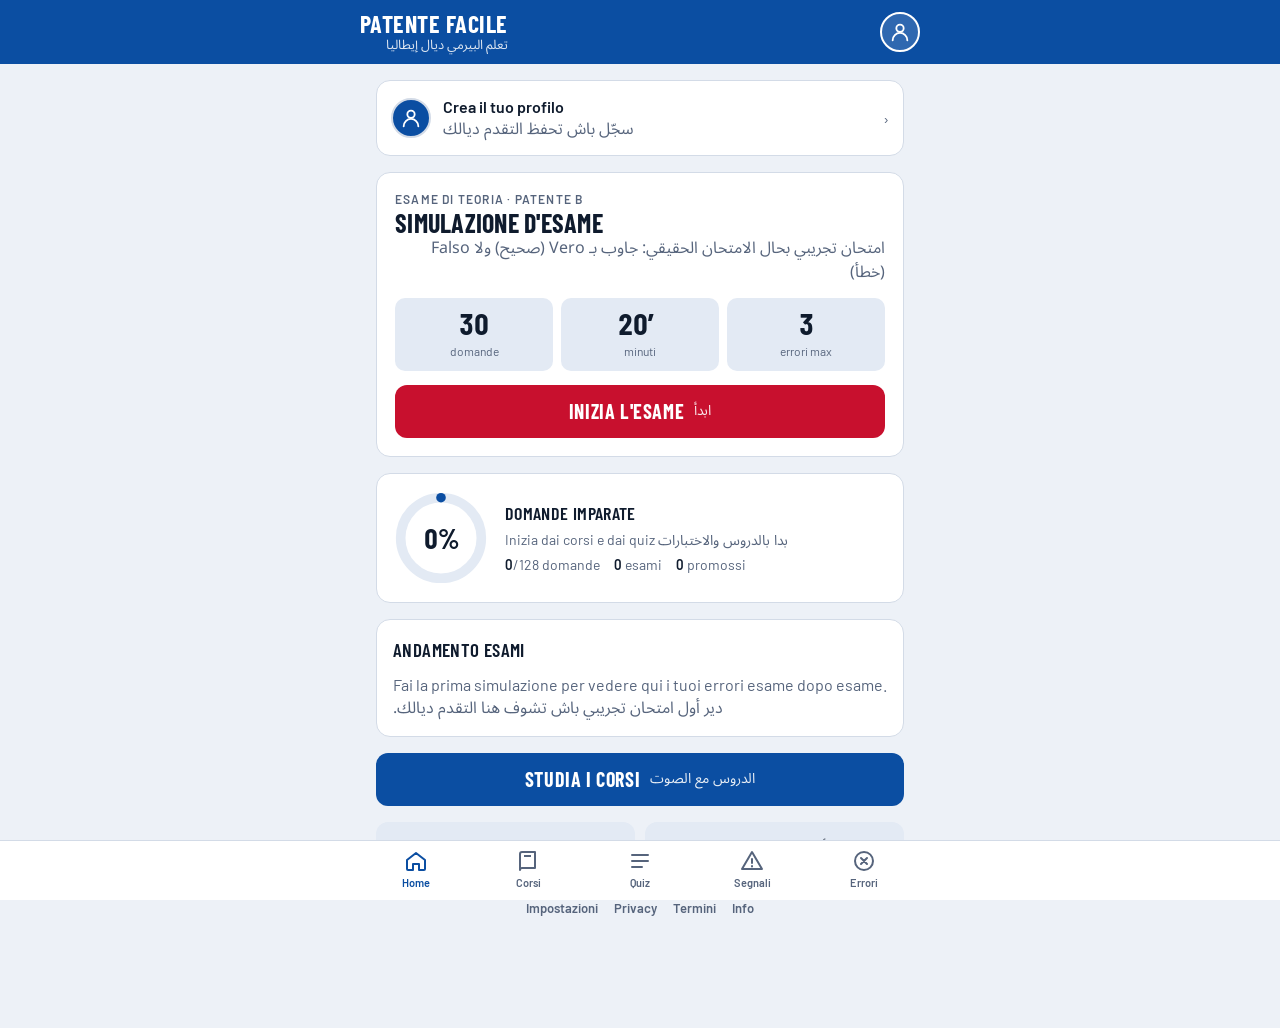
<file: patente/android/app/src/main/assets/www/index.html>
<!doctype html>
<html lang="it">
<head>
<meta charset="utf-8">
<meta name="viewport" content="width=device-width, initial-scale=1, viewport-fit=cover">
<meta name="theme-color" content="#0B4EA2">
<style>:root{padding-top:var(--sat, 0px);padding-bottom:var(--sab, 0px)}body{margin:0}[hidden]{display:none!important}</style>
</head>
<body>
<title>Patente Facile</title>
<meta name="claude:viewport-fit-sides" content="cover">

<link rel="stylesheet" href="fonts/fonts.css">
<style>
/* Layout: one phone-width column, sticky road-sign blue header, fixed bottom tab bar. */
:root {
  --bg: #EDF1F7; --surface: #FFFFFF; --ink: #0F1B2D; --muted: #56647C;
  --line: #D3DBE7; --blue: #0B4EA2; --blue-ink: #FFFFFF; --red: #C8102E;
  --ok: #1E7A4C; --ok-soft: #E2F3EA; --bad-soft: #FBE5E8; --chip: #E3EAF4;
  --f-display: "Barlow Condensed", "Arial Narrow", system-ui, sans-serif;
  --f-body: "Barlow", system-ui, -apple-system, "Segoe UI", sans-serif;
  --f-ar: "Noto Sans Arabic", "Segoe UI", Tahoma, sans-serif;
}
@media (prefers-color-scheme: dark) { :root:not([data-theme="light"]) {
  --bg: #0A111D; --surface: #131C2C; --ink: #E5EBF4; --muted: #8E9BB2;
  --line: #243149; --blue: #2F6FD0; --blue-ink: #FFFFFF; --red: #F05A6E;
  --ok: #3DBE7E; --ok-soft: #123224; --bad-soft: #3A1820; --chip: #1C2840; color-scheme: dark } }
:root[data-theme="dark"] {
  --bg: #0A111D; --surface: #131C2C; --ink: #E5EBF4; --muted: #8E9BB2;
  --line: #243149; --blue: #2F6FD0; --blue-ink: #FFFFFF; --red: #F05A6E;
  --ok: #3DBE7E; --ok-soft: #123224; --bad-soft: #3A1820; --chip: #1C2840; color-scheme: dark }

* { box-sizing: border-box }
html, body { height: 100% }
body { background: var(--bg); color: var(--ink); font-family: var(--f-body); font-size: 16px; line-height: 1.45; -webkit-tap-highlight-color: transparent }
body::before { content: ""; position: fixed; inset: 0 0 auto; height: var(--sat, 0px); z-index: 10; background: var(--blue) }
.ar { font-family: var(--f-ar); direction: rtl; text-align: right; unicode-bidi: isolate }
button { font: inherit; color: inherit; cursor: pointer; border: 0; background: none }
button:focus-visible, a:focus-visible { outline: 3px solid var(--blue); outline-offset: 2px }

header.top { position: sticky; top: var(--sat, 0px); z-index: 5; background: var(--blue); color: var(--blue-ink);
  padding-block: 12px; padding-left: max(16px, var(--sal, 0px)); padding-right: max(16px, var(--sar, 0px)) }
.top-in { max-width: 560px; margin: 0 auto; display: flex; align-items: center; gap: 12px }
.brand { font-family: var(--f-display); font-weight: 700; font-size: 24px; letter-spacing: .02em; text-transform: uppercase; line-height: 1 }
.brand small { display: block; font-family: var(--f-ar); font-weight: 400; font-size: 13px; text-transform: none; letter-spacing: 0; opacity: .85; margin-top: 3px }

main { max-width: 560px; margin: 0 auto; padding-block: 16px 110px; padding-left: max(16px, var(--sal, 0px)); padding-right: max(16px, var(--sar, 0px));
  display: flex; flex-direction: column; gap: 16px }
h2 { font-family: var(--f-display); font-weight: 700; font-size: 26px; line-height: 1.1; margin: 0; text-wrap: balance; text-transform: uppercase; letter-spacing: .01em }
h3 { font-family: var(--f-display); font-weight: 600; font-size: 19px; margin: 0; letter-spacing: .02em; text-transform: uppercase }
.sub { color: var(--muted); margin: 0 }
.eyebrow { font-size: 12px; font-weight: 600; letter-spacing: .1em; text-transform: uppercase; color: var(--muted) }

/* Home */
.hero-card { background: var(--surface); border: 1px solid var(--line); border-radius: 14px; padding: 18px; display: grid; gap: 14px }
.rules { display: grid; grid-template-columns: repeat(3, 1fr); gap: 8px }
.rule { background: var(--chip); border-radius: 10px; padding: 10px 8px; text-align: center }
.rule b { display: block; font-family: var(--f-display); font-size: 30px; line-height: 1; font-variant-numeric: tabular-nums }
.rule span { font-size: 12px; color: var(--muted) }
.btn { display: flex; align-items: center; justify-content: center; gap: 10px; min-height: 52px; border-radius: 12px; padding: 12px 18px;
  font-family: var(--f-display); font-weight: 700; font-size: 20px; letter-spacing: .03em; text-transform: uppercase }
.btn-primary { background: var(--red); color: #fff }
.btn-blue { background: var(--blue); color: var(--blue-ink) }
.btn-ghost { background: var(--chip); color: var(--ink) }
.btn .ar { font-weight: 400; font-size: 14px; text-transform: none; letter-spacing: 0; opacity: .9 }
.btn:disabled { opacity: .45; cursor: default }
.stats { display: grid; grid-template-columns: repeat(3, 1fr); gap: 8px }
.stat { background: var(--surface); border: 1px solid var(--line); border-radius: 12px; padding: 12px }
.stat b { display: block; font-family: var(--f-display); font-size: 28px; line-height: 1.05; font-variant-numeric: tabular-nums }
.stat span { font-size: 12px; color: var(--muted) }
.history { display: flex; gap: 6px; flex-wrap: wrap }
.pill { font-size: 13px; font-weight: 600; padding: 3px 10px; border-radius: 99px; font-variant-numeric: tabular-nums }
.pill.ok { background: var(--ok-soft); color: var(--ok) } .pill.bad { background: var(--bad-soft); color: var(--red) }

/* Topic list */
.list { display: flex; flex-direction: column; background: var(--surface); border: 1px solid var(--line); border-radius: 14px; overflow: hidden }
.row { display: flex; align-items: center; gap: 12px; padding: 12px 14px; text-align: left; border-top: 1px solid var(--line); width: 100% }
.row:first-child { border-top: 0 }
.row:hover { background: var(--chip) }
.row .ic { width: 40px; height: 40px; flex: none }
.row .txt { flex: 1; min-width: 0; display: grid; gap: 1px }
.row .txt b { font-weight: 600 }
.row .txt .ar { font-size: 13px; color: var(--muted); text-align: left; direction: rtl }
.meter { width: 64px; flex: none; display: grid; gap: 4px; justify-items: end }
.meter i { display: block; width: 100%; height: 5px; border-radius: 3px; background: var(--chip); overflow: hidden }
.meter i::after { content: ""; display: block; height: 100%; width: var(--p, 0%); background: var(--ok) }
.meter small { font-size: 12px; color: var(--muted); font-variant-numeric: tabular-nums }

/* Quiz */
.qbar { display: flex; align-items: center; gap: 10px; flex-wrap: wrap }
.qbar .count { font-family: var(--f-display); font-weight: 700; font-size: 20px; font-variant-numeric: tabular-nums }
.timer { margin-left: auto; font-family: var(--f-display); font-weight: 700; font-size: 20px; font-variant-numeric: tabular-nums; padding: 2px 10px; border-radius: 8px; background: var(--chip) }
.timer.low { background: var(--red); color: #fff }
.grid30 { display: grid; grid-template-columns: repeat(10, 1fr); gap: 4px }
.grid30 button { aspect-ratio: 1; max-width: 100%; border-radius: 6px; background: var(--surface); border: 1px solid var(--line); font-size: 12px; font-weight: 600; font-variant-numeric: tabular-nums }
.grid30 button.done { background: var(--chip); border-color: var(--chip) }
.grid30 button.cur { border: 2px solid var(--blue); color: var(--blue) }
.qcard { background: var(--surface); border: 1px solid var(--line); border-radius: 14px; padding: 18px; display: grid; gap: 14px }
.qtopic { display: flex; align-items: center; gap: 8px; justify-content: space-between }
.sign-wrap { display: flex; justify-content: center; padding: 6px 0 }
.sign-wrap svg { width: 132px; height: 132px; max-width: 100% }
.qtext { font-size: 21px; font-weight: 500; line-height: 1.35; margin: 0 }
.qar { font-size: 16px; color: var(--muted); margin: 0; padding-top: 10px; border-top: 1px dashed var(--line) }
.toggle { font-size: 13px; font-weight: 600; padding: 4px 10px; border-radius: 99px; background: var(--chip) }
.toggle[aria-pressed="true"] { background: var(--blue); color: var(--blue-ink) }
.vf { display: grid; grid-template-columns: 1fr 1fr; gap: 10px }
.vf button { min-height: 64px; border-radius: 12px; border: 2px solid var(--line); background: var(--surface); display: grid; place-items: center; gap: 0; padding: 6px }
.vf button b { font-family: var(--f-display); font-size: 26px; letter-spacing: .04em; line-height: 1 }
.vf button span { font-family: var(--f-ar); font-size: 13px; color: var(--muted) }
.vf button.sel { border-color: var(--blue); background: var(--chip) }
.vf button.right { border-color: var(--ok); background: var(--ok-soft) }
.vf button.wrong { border-color: var(--red); background: var(--bad-soft) }
.vf button:disabled { cursor: default }
.feedback { border-radius: 12px; padding: 14px; display: grid; gap: 6px }
.feedback.ok { background: var(--ok-soft) } .feedback.bad { background: var(--bad-soft) }
.feedback .verdict { font-family: var(--f-display); font-weight: 700; font-size: 20px; text-transform: uppercase }
.feedback.ok .verdict { color: var(--ok) } .feedback.bad .verdict { color: var(--red) }
.nav2 { display: flex; gap: 10px; flex-wrap: wrap } .nav2 .btn { flex: 1 1 140px; min-width: 0 }
.stat { min-width: 0 }

/* Result */
.result { border-radius: 14px; padding: 22px 18px; text-align: center; display: grid; gap: 6px; color: #fff }
.result.pass { background: var(--ok) } .result.fail { background: var(--red) }
.result .big { font-family: var(--f-display); font-weight: 700; font-size: 44px; line-height: 1; letter-spacing: .04em }
.result .ar { text-align: center }
.review { display: grid; gap: 10px }
.rev { background: var(--surface); border: 1px solid var(--line); border-radius: 12px; padding: 14px; display: grid; gap: 6px }
.rev .ans { display: flex; gap: 8px; flex-wrap: wrap; font-size: 14px }
.rev .ar { font-size: 14px; color: var(--muted) }

/* Signs */
.signs { display: grid; grid-template-columns: repeat(2, minmax(0, 1fr)); gap: 10px }
.sg { background: var(--surface); border: 1px solid var(--line); border-radius: 12px; padding: 12px; display: grid; gap: 6px; align-content: start }
.sg svg { width: 76px; height: 76px; justify-self: center }
.sg b { font-weight: 600; font-size: 15px; line-height: 1.2 }
.sg .ar { font-size: 13px; color: var(--muted) }
.cat { display: inline-block; font-size: 11px; font-weight: 600; letter-spacing: .08em; text-transform: uppercase; color: var(--muted) }

.av { margin-left: auto; width: 40px; height: 40px; border-radius: 99px; border: 2px solid #fff; display: grid; place-items: center; overflow: hidden;
  background: rgba(255,255,255,.15); color: #fff; font-family: var(--f-display); font-weight: 700; font-size: 17px; text-decoration: none; flex: none }
.av img { width: 100%; height: 100%; object-fit: cover }
.av svg { width: 22px; height: 22px }
.form { background: var(--surface); border: 1px solid var(--line); border-radius: 14px; padding: 18px; display: grid; gap: 14px }
.field { display: grid; gap: 5px }
.field label { font-weight: 600; font-size: 14px; display: flex; justify-content: space-between; gap: 8px; flex-wrap: wrap }
.field label .ar { font-weight: 400; color: var(--muted); font-size: 13px }
.field input[type=text], .field input[type=password], .field input[type=date], .field input[type=email], .field input[type=tel] {
  width: 100%; min-height: 46px; border-radius: 10px; border: 1.5px solid var(--line); background: var(--bg); color: var(--ink); padding: 10px 12px; font: inherit; font-size: 16px }
.field input:focus { outline: none; border-color: var(--blue) }
.field .hint { font-size: 12px; color: var(--muted) }
.err { color: var(--red); font-size: 14px; font-weight: 600; margin: 0 }
.check { display: flex; gap: 8px; align-items: center; font-size: 14px }
.photo-pick { display: flex; align-items: center; gap: 12px }
.photo-pick .av { margin: 0; width: 64px; height: 64px; border-color: var(--line); background: var(--chip); color: var(--blue); font-size: 26px }
.pcard { background: var(--surface); border: 1px solid var(--line); border-radius: 14px; padding: 18px; display: grid; gap: 14px }
.pcard .who { display: flex; align-items: center; gap: 14px }
.pcard .who .av { margin: 0; width: 72px; height: 72px; border-color: var(--line); background: var(--blue); font-size: 30px }
.pcard .who .av svg { width: 34px; height: 34px }
.pcard .who > div { min-width: 0 }
.pcard .who b { display: block; font-family: var(--f-display); font-size: 26px; line-height: 1.1; text-transform: uppercase; overflow-wrap: anywhere }
.pcard .who > div span { color: var(--muted); font-size: 14px; overflow-wrap: anywhere }
.count-down { background: var(--chip); border-radius: 10px; padding: 10px 12px; display: flex; justify-content: space-between; align-items: center; gap: 8px; flex-wrap: wrap }
.count-down b { font-family: var(--f-display); font-size: 24px; font-variant-numeric: tabular-nums }
.banner { background: var(--surface); border: 1px solid var(--line); border-radius: 14px; padding: 14px; display: flex; align-items: center; gap: 12px; text-decoration: none; color: inherit }
.banner > div { flex: 1; min-width: 0 }
.banner b { display: block }
.hello { display: flex; align-items: center; gap: 12px }
.hello .av { margin: 0; width: 48px; height: 48px; border-color: var(--line); background: var(--blue) }
.confirm { background: var(--bad-soft); border-radius: 12px; padding: 14px; display: grid; gap: 10px }
.ring-card { background: var(--surface); border: 1px solid var(--line); border-radius: 14px; padding: 16px; display: flex; gap: 16px; align-items: center }
.ring { width: 96px; height: 96px; flex: none; position: relative }
.ring svg { width: 100%; height: 100% }
.ring b { position: absolute; inset: 0; display: grid; place-items: center; font-family: var(--f-display); font-size: 28px; font-variant-numeric: tabular-nums }
.ring-card .txt { flex: 1; min-width: 0; display: grid; gap: 4px }
.ring-card .txt h3 { font-size: 18px }
.kv { display: flex; gap: 14px; flex-wrap: wrap; font-size: 14px; color: var(--muted) }
.kv b { color: var(--ink); font-variant-numeric: tabular-nums }
.chart-card { background: var(--surface); border: 1px solid var(--line); border-radius: 14px; padding: 16px; display: grid; gap: 10px }
.chart-card svg { width: 100%; height: auto; display: block }
.chart-card .bar { cursor: pointer }
.chart-card .bar:focus-visible { outline: none; stroke: var(--ink); stroke-width: 2 }
.legend { display: flex; gap: 14px; flex-wrap: wrap; font-size: 13px; color: var(--muted) }
.legend i { display: inline-block; width: 10px; height: 10px; border-radius: 3px; margin-right: 5px; vertical-align: -1px }
.tip { font-size: 14px; min-height: 20px; color: var(--ink); font-variant-numeric: tabular-nums }
.foot { display: flex; flex-wrap: wrap; justify-content: center; gap: 6px 16px; font-size: 13px; padding-top: 8px }
.foot a { color: var(--muted); text-decoration: none; font-weight: 600 }
.foot a:hover { color: var(--blue) }
.setting { display: flex; align-items: center; gap: 12px; padding: 14px; border-top: 1px solid var(--line) }
.setting:first-child { border-top: 0 }
.setting .txt { flex: 1; min-width: 0; display: grid; gap: 1px }
.setting .txt b { font-weight: 600 }
.setting .txt .ar { font-size: 13px; color: var(--muted); text-align: left }
.switch { width: 50px; height: 30px; border-radius: 99px; background: var(--line); position: relative; flex: none; transition: background .15s }
.switch::after { content: ""; position: absolute; top: 3px; left: 3px; width: 24px; height: 24px; border-radius: 99px; background: #fff; box-shadow: 0 1px 2px rgba(0,0,0,.25); transition: transform .15s }
.switch[aria-checked="true"] { background: var(--blue) }
.switch[aria-checked="true"]::after { transform: translateX(20px) }
.seg { display: inline-flex; background: var(--chip); border-radius: 10px; padding: 3px; flex: none }
.seg button { padding: 6px 10px; border-radius: 8px; font-size: 13px; font-weight: 600; color: var(--muted) }
.seg button[aria-pressed="true"] { background: var(--surface); color: var(--ink); box-shadow: 0 1px 2px rgba(0,0,0,.12) }
.doc { background: var(--surface); border: 1px solid var(--line); border-radius: 14px; padding: 18px; display: grid; gap: 14px }
.doc section { display: grid; gap: 4px }
.doc h3 { font-size: 17px }
.doc p { margin: 0; line-height: 1.55 }
.doc .ar h3, .doc.ar h3 { font-family: var(--f-ar); text-transform: none; letter-spacing: 0 }
.logo { width: 88px; height: 88px; border-radius: 22px; overflow: hidden; flex: none }
.logo svg { width: 100%; height: 100% }
.empty { background: var(--surface); border: 1px dashed var(--line); border-radius: 14px; padding: 24px 18px; text-align: center; display: grid; gap: 8px }

/* Tab bar */
nav.tabs { position: fixed; left: 0; right: 0; bottom: 0; z-index: 6; background: var(--surface); border-top: 1px solid var(--line);
  padding-bottom: var(--sab, 0px); padding-left: max(8px, var(--sal, 0px)); padding-right: max(8px, var(--sar, 0px)) }
.tabs-in { max-width: 560px; margin: 0 auto; display: grid; grid-template-columns: repeat(5, 1fr) }
.spk { flex: none; width: 40px; height: 40px; border-radius: 99px; display: grid; place-items: center; background: var(--chip); color: var(--blue) }
.spk svg { width: 20px; height: 20px }
.spk.on { background: var(--blue); color: var(--blue-ink) }
.lesson { display: grid; gap: 10px }
.pt { background: var(--surface); border: 1px solid var(--line); border-radius: 12px; padding: 14px; display: flex; gap: 12px; align-items: flex-start }
.pt .body { flex: 1; min-width: 0; display: grid; gap: 6px }
.pt .num { font-family: var(--f-display); font-weight: 700; font-size: 15px; color: var(--muted); font-variant-numeric: tabular-nums }
.pt p { margin: 0 } .pt .it { font-size: 17px; font-weight: 500 }
.pt .ar { font-size: 15px; color: var(--muted) }
.pt.playing { border-color: var(--blue); box-shadow: 0 0 0 1px var(--blue) }
.lhead { display: flex; align-items: center; gap: 12px }
.lhead svg { width: 56px; height: 56px; flex: none }
.note { font-size: 13px; color: var(--muted); margin: 0 }
.tabs a { display: grid; justify-items: center; gap: 2px; padding: 8px 2px 9px; color: var(--muted); text-decoration: none; font-size: 11px; font-weight: 600; position: relative }
.tabs a svg { width: 24px; height: 24px }
.tabs a[aria-current="page"] { color: var(--blue) }
.tabs a .badge { position: absolute; top: 4px; left: calc(50% + 6px); background: var(--red); color: #fff; font-size: 10px; border-radius: 99px; padding: 0 5px; line-height: 16px; font-variant-numeric: tabular-nums }
body.in-quiz nav.tabs { display: none }
body.in-quiz main { padding-bottom: 32px }

@media (prefers-reduced-motion: no-preference) {
  .qcard, .feedback { animation: rise .18s ease-out }
  @keyframes rise { from { transform: translateY(6px); opacity: .6 } to { transform: none; opacity: 1 } }
}
@media (max-width: 380px) { .qtext { font-size: 19px } .grid30 { gap: 3px } }
</style>

<header class="top"><div class="top-in">
  <div class="brand">Patente Facile<small class="ar">تعلم البيرمي ديال إيطاليا</small></div>
  <a class="av" id="avatar" href="#profilo" aria-label="Profilo"></a>
</div></header>

<main id="app" aria-live="polite"></main>

<nav class="tabs" aria-label="Sezioni"><div class="tabs-in">
  <a href="#home" data-v="home"><svg viewBox="0 0 24 24" fill="none" stroke="currentColor" stroke-width="2" stroke-linejoin="round"><path d="M3 11l9-7 9 7v9a1 1 0 0 1-1 1h-5v-6H9v6H4a1 1 0 0 1-1-1z"/></svg>Home</a>
  <a href="#corsi" data-v="corsi"><svg viewBox="0 0 24 24" fill="none" stroke="currentColor" stroke-width="2" stroke-linejoin="round"><path d="M4 5a2 2 0 0 1 2-2h13v16H6a2 2 0 0 0-2 2z"/><path d="M4 21V5M8 7h7"/></svg>Corsi</a>
  <a href="#argomenti" data-v="argomenti"><svg viewBox="0 0 24 24" fill="none" stroke="currentColor" stroke-width="2" stroke-linecap="round"><path d="M4 6h16M4 12h16M4 18h10"/></svg>Quiz</a>
  <a href="#segnali" data-v="segnali"><svg viewBox="0 0 24 24" fill="none" stroke="currentColor" stroke-width="2" stroke-linejoin="round"><path d="M12 3l10 17H2z"/><path d="M12 10v4M12 17v.5" stroke-linecap="round"/></svg>Segnali</a>
  <a href="#errori" data-v="errori"><svg viewBox="0 0 24 24" fill="none" stroke="currentColor" stroke-width="2" stroke-linecap="round"><circle cx="12" cy="12" r="9"/><path d="M9 9l6 6M15 9l-6 6"/></svg>Errori<span class="badge" id="errBadge" hidden></span></a>
</div></nav>

<script>
/* ---------- Road signs (fixed real-world colors, same in both themes) ---------- */
const R = "#C8102E", B = "#0B4EA2", W = "#FFFFFF", K = "#111111", Y = "#F6C400";
const ring = inner => `<circle cx="50" cy="50" r="47" fill="${R}"/><circle cx="50" cy="50" r="36" fill="${inner}"/>`;
const tri = inner => `<path d="M50 5 L96 88 Q97 92 92 92 H8 Q3 92 4 88 Z" fill="${R}"/><path d="M50 22 L82 80 H18 Z" fill="${W}"/>${inner}`;
const car = (x, c) => `<g fill="${c}"><path d="M${x} 58 v-8 l5-9 h14 l5 9 v8 z"/><circle cx="${x+6}" cy="59" r="3.2"/><circle cx="${x+18}" cy="59" r="3.2"/></g>`;
const SIGNS = {
  stop: { n: "Fermarsi e dare precedenza (STOP)", ar: "قف وأعطِ الأولوية (STOP)", c: "Precedenza",
    svg: `<polygon points="30,2 70,2 98,30 98,70 70,98 30,98 2,70 2,30" fill="${W}"/><polygon points="31,6 69,6 94,31 94,69 69,94 31,94 6,69 6,31" fill="${R}"/><text x="50" y="60" text-anchor="middle" font-family="Arial,Helvetica,sans-serif" font-weight="700" font-size="27" fill="${W}">STOP</text>` },
  precedenza: { n: "Dare precedenza", ar: "أعطِ الأولوية", c: "Precedenza",
    svg: `<path d="M4 10 Q2 6 7 6 H93 Q98 6 96 10 L53 92 Q50 96 47 92 Z" fill="${R}"/><path d="M20 17 H80 L50 74 Z" fill="${W}"/>` },
  diritto: { n: "Diritto di precedenza", ar: "طريق ذات أولوية", c: "Precedenza",
    svg: `<rect x="18" y="18" width="64" height="64" rx="4" transform="rotate(45 50 50)" fill="${W}" stroke="${K}" stroke-width="2"/><rect x="31" y="31" width="38" height="38" transform="rotate(45 50 50)" fill="${Y}"/>` },
  sensovietato: { n: "Senso vietato", ar: "ممنوع الدخول (اتجاه ممنوع)", c: "Divieto",
    svg: `<circle cx="50" cy="50" r="47" fill="${R}"/><rect x="17" y="41" width="66" height="18" rx="2" fill="${W}"/>` },
  transito: { n: "Divieto di transito", ar: "ممنوع المرور في الاتجاهين", c: "Divieto", svg: ring(W) },
  limite50: { n: "Limite massimo di velocità 50 km/h", ar: "السرعة القصوى 50 كلم/س", c: "Divieto",
    svg: ring(W) + `<text x="50" y="63" text-anchor="middle" font-family="Arial,Helvetica,sans-serif" font-weight="700" font-size="38" fill="${K}">50</text>` },
  sorpasso: { n: "Divieto di sorpasso", ar: "ممنوع التجاوز", c: "Divieto", svg: ring(W) + car(23, R) + car(53, K) },
  sosta: { n: "Divieto di sosta", ar: "ممنوع الوقوف (الركن)", c: "Divieto",
    svg: ring(B) + `<line x1="25" y1="25" x2="75" y2="75" stroke="${R}" stroke-width="10"/>` },
  fermata: { n: "Divieto di fermata", ar: "ممنوع التوقف والوقوف", c: "Divieto",
    svg: ring(B) + `<g stroke="${R}" stroke-width="10"><line x1="25" y1="25" x2="75" y2="75"/><line x1="75" y1="25" x2="25" y2="75"/></g>` },
  pericolo: { n: "Altri pericoli", ar: "خطر عام (أخطار أخرى)", c: "Pericolo",
    svg: tri(`<rect x="46" y="38" width="8" height="24" rx="2" fill="${K}"/><circle cx="50" cy="70" r="4.5" fill="${K}"/>`) },
  curva: { n: "Curva pericolosa a destra", ar: "منعطف خطير إلى اليمين", c: "Pericolo",
    svg: tri(`<path d="M42 76 V58 Q42 46 54 44 L54 38 L64 47 L54 56 L54 50 Q48 51 48 58 V76 Z" fill="${K}"/>`) },
  rotatoria: { n: "Rotatoria", ar: "إلزامية الدوران في المدار", c: "Obbligo",
    svg: `<circle cx="50" cy="50" r="47" fill="${B}"/>` + [0, 120, 240].map(a =>
      `<g transform="rotate(${a} 50 50)"><path d="M33 34 A23 23 0 0 1 64 30" fill="none" stroke="${W}" stroke-width="7"/><path d="M60 20 L74 33 L56 38 Z" fill="${W}"/></g>`).join("") },
  sensounico: { n: "Senso unico parallelo", ar: "طريق ذات اتجاه واحد", c: "Indicazione",
    svg: `<rect x="2" y="26" width="96" height="48" rx="5" fill="${B}"/><path d="M14 44 H62 V34 L86 50 L62 66 V56 H14 Z" fill="${W}"/>` },
  parcheggio: { n: "Parcheggio", ar: "موقف السيارات", c: "Indicazione",
    svg: `<rect x="6" y="6" width="88" height="88" rx="10" fill="${B}"/><text x="50" y="76" text-anchor="middle" font-family="Arial,Helvetica,sans-serif" font-weight="700" font-size="68" fill="${W}">P</text>` }
};
const signSvg = (k, label) => `<svg viewBox="0 0 100 100" role="img" aria-label="${label || SIGNS[k].n}">${SIGNS[k].svg}</svg>`;

/* ---------- Topics ---------- */
const TOPICS = {
  seg: { n: "Segnali stradali", ar: "علامات الطريق", ic: "pericolo" },
  pre: { n: "Precedenza e semafori", ar: "الأولوية والإشارات الضوئية", ic: "precedenza" },
  vel: { n: "Velocità e distanza", ar: "السرعة ومسافة الأمان", ic: "limite50" },
  sor: { n: "Sorpasso", ar: "التجاوز", ic: "sorpasso" },
  sos: { n: "Fermata e sosta", ar: "التوقف والركن", ic: "sosta" },
  luc: { n: "Luci", ar: "الأضواء", ic: "curva" },
  aut: { n: "Autostrada", ar: "الطريق السيار", ic: "sensounico" },
  pat: { n: "Patente, punti e alcol", ar: "الرخصة، النقاط والكحول", ic: "stop" },
  sic: { n: "Sicurezza e cinture", ar: "السلامة وحزام الأمان", ic: "diritto" },
  inc: { n: "Incidenti e primo soccorso", ar: "الحوادث والإسعافات الأولية", ic: "fermata" },
  vei: { n: "Veicolo e documenti", ar: "السيارة والوثائق", ic: "parcheggio" }
};

/* ---------- Questions: [topic, sign|null, Italian statement, answer, Arabic translation, Arabic explanation] ---------- */
const RAW = [
["seg","stop","Il segnale raffigurato obbliga a fermarsi in ogni caso all'incrocio",1,"هذه العلامة تُلزم بالتوقف في جميع الحالات عند التقاطع","علامة STOP: التوقف الكامل إجباري دائماً، حتى لو كانت الطريق فارغة، ثم تعطي الأولوية."],
["seg","stop","Il segnale raffigurato consente di non fermarsi se la strada è libera",0,"هذه العلامة تسمح بعدم التوقف إذا كانت الطريق فارغة","خطأ: مع STOP يجب التوقف دائماً عند خط التوقف."],
["seg","stop","Il segnale raffigurato ha forma ottagonale",1,"هذه العلامة على شكل مثمّن (8 أضلاع)","صحيح: STOP هي العلامة الوحيدة ذات الشكل المثمّن."],
["seg","stop","Il segnale di STOP ha forma triangolare",0,"علامة STOP على شكل مثلث","خطأ: شكلها مثمّن. المثلث المقلوب هو علامة 'أعطِ الأولوية'."],
["seg","precedenza","Il segnale raffigurato obbliga a dare la precedenza ai veicoli provenienti sia da destra sia da sinistra",1,"هذه العلامة تُلزم بإعطاء الأولوية للسيارات القادمة من اليمين ومن اليسار","صحيح: 'Dare precedenza' تعني أن تترك المرور لكل من يأتي من الطريق الأخرى."],
["seg","precedenza","Il segnale raffigurato obbliga sempre a fermarsi",0,"هذه العلامة تُلزم بالتوقف دائماً","خطأ: تتوقف فقط إذا كانت هناك سيارات قادمة. التوقف الإجباري دائماً هو STOP."],
["seg","diritto","Il segnale raffigurato indica una strada con diritto di precedenza",1,"هذه العلامة تدل على طريق لها حق الأولوية","صحيح: المعيّن الأصفر يعني أن طريقك لها الأولوية عند التقاطعات."],
["seg","diritto","Il segnale raffigurato obbliga a dare la precedenza a destra",0,"هذه العلامة تُلزم بإعطاء الأولوية لليمين","خطأ: بالعكس، أنت على طريق ذات أولوية."],
["seg","sensovietato","Il segnale raffigurato vieta di entrare nella strada nel senso di marcia",1,"هذه العلامة تمنع الدخول إلى الطريق في هذا الاتجاه","صحيح: 'Senso vietato' = ممنوع الدخول، توجد عادة في مدخل طريق ذات اتجاه واحد."],
["seg","sensovietato","Il segnale raffigurato consente l'accesso ai soli residenti",0,"هذه العلامة تسمح بالدخول للسكان فقط","خطأ: الدخول ممنوع على جميع المركبات إلا إذا كانت هناك لوحة إضافية."],
["seg","transito","Il segnale raffigurato vieta il transito a tutti i veicoli in entrambi i sensi di marcia",1,"هذه العلامة تمنع مرور جميع المركبات في الاتجاهين","صحيح: الدائرة البيضاء بحافة حمراء = ممنوع المرور في الاتجاهين."],
["seg","limite50","Il segnale raffigurato indica che non si devono superare i 50 km/h",1,"هذه العلامة تعني أنه لا يجوز تجاوز 50 كلم في الساعة","صحيح: الرقم داخل دائرة حمراء هو السرعة القصوى."],
["seg","limite50","Il segnale raffigurato indica la velocità minima obbligatoria di 50 km/h",0,"هذه العلامة تدل على السرعة الدنيا الإجبارية 50 كلم/س","خطأ: الدائرة الحمراء = حد أقصى. السرعة الدنيا تكون في دائرة زرقاء."],
["seg","sorpasso","Il segnale raffigurato indica il divieto di sorpasso",1,"هذه العلامة تدل على منع التجاوز","صحيح: السيارة الحمراء على اليسار تعني ممنوع تجاوز السيارات."],
["seg","sorpasso","Il segnale raffigurato consente il sorpasso solo a destra",0,"هذه العلامة تسمح بالتجاوز من اليمين فقط","خطأ: التجاوز ممنوع، والتجاوز من اليمين ليس هو القاعدة."],
["seg","pericolo","Il segnale raffigurato indica un pericolo diverso da quelli indicati da altri segnali",1,"هذه العلامة تدل على خطر غير مذكور في علامات أخرى","صحيح: علامة '!' = أخطار أخرى، وغالباً تكون معها لوحة تشرح الخطر."],
["seg","pericolo","I segnali di pericolo hanno di norma forma circolare",0,"علامات الخطر عادةً دائرية الشكل","خطأ: علامات الخطر مثلثة بحافة حمراء. الدائرية هي علامات المنع والإلزام."],
["seg","pericolo","Fuori dai centri abitati i segnali di pericolo sono posti di norma 150 metri prima del pericolo",1,"خارج المدن تُوضع علامات الخطر عادة 150 متراً قبل الخطر","صحيح: 150 م خارج المدن، وأقل داخل المدن."],
["seg","curva","Il segnale raffigurato preannuncia una curva pericolosa a destra",1,"هذه العلامة تُنبّه إلى منعطف خطير نحو اليمين","صحيح."],
["seg","curva","In presenza del segnale raffigurato si deve moderare la velocità",1,"عند هذه العلامة يجب تخفيف السرعة","صحيح: قبل المنعطف خفّف السرعة ولا تتجاوز."],
["seg","sensounico","Il segnale raffigurato indica una strada a senso unico",1,"هذه العلامة تدل على طريق ذات اتجاه واحد","صحيح: كل السيارات تسير في اتجاه السهم."],
["seg","sensounico","Il segnale raffigurato obbliga a svoltare a destra",0,"هذه العلامة تُلزم بالانعطاف إلى اليمين","خطأ: هي علامة إرشاد مستطيلة (اتجاه واحد)، وليست علامة إلزام دائرية."],
["seg","parcheggio","Il segnale raffigurato indica un'area destinata al parcheggio",1,"هذه العلامة تدل على مكان مخصص لركن السيارات","صحيح."],
["seg","sosta","Il segnale raffigurato vieta la sosta ma consente la fermata",1,"هذه العلامة تمنع الركن لكن تسمح بالتوقف القصير","صحيح: خط واحد = ممنوع الركن، يمكنك التوقف لإنزال شخص."],
["seg","sosta","Il segnale raffigurato vieta anche la fermata",0,"هذه العلامة تمنع حتى التوقف القصير","خطأ: منع التوقف يكون بعلامة X (خطّين)."],
["seg","fermata","Il segnale raffigurato vieta sia la fermata sia la sosta",1,"هذه العلامة تمنع التوقف والركن معاً","صحيح: علامة X = ممنوع التوقف حتى لثوانٍ."],
["seg","rotatoria","Il segnale raffigurato obbliga a circolare nella rotatoria nel senso indicato dalle frecce",1,"هذه العلامة تُلزم بالدوران في المدار حسب اتجاه الأسهم","صحيح: العلامات الزرقاء الدائرية هي علامات إلزام."],
["pre",null,"In un incrocio senza segnali si deve dare la precedenza ai veicoli che provengono da destra",1,"في تقاطع بدون علامات يجب إعطاء الأولوية للسيارات القادمة من اليمين","صحيح: القاعدة العامة في إيطاليا هي الأولوية لليمين."],
["pre",null,"In un incrocio senza segnali ha la precedenza chi proviene da sinistra",0,"في تقاطع بدون علامات الأولوية لمن يأتي من اليسار","خطأ: الأولوية لمن يأتي من اليمين."],
["pre",null,"Chi esce da un passo carrabile deve dare la precedenza a chi circola sulla strada",1,"من يخرج من مدخل خاص (كراج) يجب أن يعطي الأولوية لمن يسير في الطريق","صحيح."],
["pre",null,"Bisogna lasciare libero il passaggio ai veicoli di soccorso con sirena e lampeggiante blu accesi",1,"يجب ترك الطريق لسيارات الإسعاف والشرطة عندما تشغّل الصفارة والضوء الأزرق","صحيح: لها الأولوية دائماً."],
["pre",null,"Con il semaforo giallo fisso si deve accelerare per passare prima del rosso",0,"مع الضوء الأصفر الثابت يجب الإسراع للمرور قبل الأحمر","خطأ: الأصفر يعني توقف، إلا إذا كنت قريباً جداً ولا تستطيع التوقف بأمان."],
["pre",null,"Con il semaforo rosso è vietato superare la linea di arresto",1,"مع الضوء الأحمر يُمنع تجاوز خط التوقف","صحيح."],
["pre",null,"Con il semaforo verde si può entrare nell'incrocio anche se è ingombro di veicoli",0,"مع الضوء الأخضر يمكن الدخول للتقاطع حتى لو كان مزدحماً","خطأ: لا تدخل إذا لم تستطع الخروج من التقاطع، حتى مع الأخضر."],
["pre",null,"Le segnalazioni degli agenti del traffico prevalgono su quelle dei semafori",1,"إشارات شرطي المرور لها الأسبقية على إشارات الضوء","صحيح: الترتيب: الشرطي ثم الضوء ثم العلامات."],
["pre",null,"Il vigile con le braccia tese orizzontalmente impone l'arresto a chi gli sta di fronte e di spalle",1,"الشرطي بذراعين ممدودتين أفقياً يوقف من هو أمامه ومن هو خلفه","صحيح: والمرور مسموح لمن يأتي من جانبيه."],
["pre",null,"Si deve dare la precedenza ai pedoni che attraversano sulle strisce pedonali",1,"يجب إعطاء الأولوية للراجلين الذين يعبرون في ممر الراجلين","صحيح."],
["pre","precedenza","Se all'ingresso della rotatoria c'è il segnale raffigurato, chi entra deve dare la precedenza a chi circola già nella rotatoria",1,"إذا كانت هذه العلامة عند مدخل المدار، فمن يدخل يعطي الأولوية لمن هو داخل المدار","صحيح."],
["vel",null,"Sulle autostrade il limite massimo per le autovetture è 130 km/h",1,"في الطريق السيار السرعة القصوى للسيارات 130 كلم/س","صحيح."],
["vel",null,"Sulle strade extraurbane secondarie il limite massimo per le autovetture è 90 km/h",1,"في الطرق الثانوية خارج المدن السرعة القصوى 90 كلم/س","صحيح."],
["vel",null,"Sulle strade extraurbane secondarie il limite massimo per le autovetture è 110 km/h",0,"في الطرق الثانوية خارج المدن السرعة القصوى 110 كلم/س","خطأ: هي 90 كلم/س. 110 للطرق الرئيسية خارج المدن."],
["vel",null,"Sulle strade extraurbane principali il limite massimo per le autovetture è 110 km/h",1,"في الطرق الرئيسية خارج المدن السرعة القصوى 110 كلم/س","صحيح."],
["vel",null,"Nei centri abitati il limite generale di velocità è 50 km/h",1,"داخل المدن الحد العام للسرعة هو 50 كلم/س","صحيح: يمكن أن يكون مختلفاً فقط إذا وُجدت علامة."],
["vel",null,"Nei centri abitati il limite generale di velocità è 70 km/h",0,"داخل المدن الحد العام للسرعة 70 كلم/س","خطأ: الحد العام 50 كلم/س."],
["vel",null,"In caso di pioggia il limite in autostrada per le autovetture scende a 110 km/h",1,"عند المطر تنخفض السرعة القصوى في الطريق السيار إلى 110 كلم/س","صحيح: وفي الطرق الرئيسية خارج المدن تنخفض إلى 90."],
["vel",null,"Nei primi tre anni di patente B non si possono superare i 100 km/h in autostrada",1,"في السنوات الثلاث الأولى من الرخصة لا يجوز تجاوز 100 كلم/س في الطريق السيار","صحيح: هذا للسائق الجديد (neopatentato)."],
["vel",null,"Nei primi tre anni di patente B si può circolare a 130 km/h in autostrada",0,"في السنوات الثلاث الأولى يمكن السير بـ130 كلم/س في الطريق السيار","خطأ: الحد للسائق الجديد 100 كلم/س."],
["vel",null,"Nei primi tre anni di patente B il limite sulle strade extraurbane principali è 90 km/h",1,"في السنوات الثلاث الأولى الحد في الطرق الرئيسية خارج المدن هو 90 كلم/س","صحيح."],
["vel",null,"Lo spazio di frenatura aumenta se la strada è bagnata",1,"مسافة الفرملة تزيد إذا كانت الطريق مبللة","صحيح: العجلات تمسك أقل في الطريق المبللة."],
["vel",null,"Con la pioggia lo spazio di frenatura diminuisce",0,"مع المطر تنقص مسافة الفرملة","خطأ: تزيد."],
["vel",null,"Se la velocità raddoppia, lo spazio di frenatura raddoppia soltanto",0,"إذا تضاعفت السرعة، تتضاعف مسافة الفرملة مرتين فقط","خطأ: تتضاعف تقريباً أربع مرات (مع مربع السرعة)."],
["vel",null,"La distanza di sicurezza deve aumentare quando la visibilità è scarsa",1,"يجب زيادة مسافة الأمان عندما تكون الرؤية ضعيفة","صحيح."],
["vel",null,"Il tempo di reazione aumenta se il conducente è stanco o ha bevuto alcolici",1,"وقت ردة الفعل يزيد إذا كان السائق متعباً أو شرب الكحول","صحيح."],
["vel",null,"Con la nebbia fitta bisogna ridurre la velocità e aumentare la distanza di sicurezza",1,"مع الضباب الكثيف يجب تخفيف السرعة وزيادة مسافة الأمان","صحيح."],
["vel",null,"Lo spazio di arresto è la somma dello spazio percorso durante il tempo di reazione e dello spazio di frenatura",1,"مسافة التوقف = المسافة خلال وقت ردة الفعل + مسافة الفرملة","صحيح."],
["sor",null,"Di norma il sorpasso si effettua a sinistra",1,"عادةً يتم التجاوز من اليسار","صحيح."],
["sor",null,"È vietato sorpassare in prossimità delle curve e dei dossi con scarsa visibilità",1,"يُمنع التجاوز قرب المنعطفات والمرتفعات حيث الرؤية ضعيفة","صحيح."],
["sor",null,"È consentito sorpassare a destra un veicolo che ha segnalato di voler svoltare a sinistra e si è spostato verso il centro della strada",1,"يُسمح بتجاوز سيارة من اليمين إذا أشارت أنها ستنعطف يساراً وتحركت نحو وسط الطريق","صحيح: هذه من الحالات القليلة للتجاوز من اليمين."],
["sor",null,"In autostrada il sorpasso a destra è sempre consentito",0,"في الطريق السيار التجاوز من اليمين مسموح دائماً","خطأ: التجاوز يكون من اليسار."],
["sor",null,"È vietato sorpassare un veicolo che si è fermato per far attraversare i pedoni",1,"يُمنع تجاوز سيارة توقفت لترك الراجلين يعبرون","صحيح: قد يكون هناك راجل أمامها لا تراه."],
["sor",null,"Durante il sorpasso è consentito superare il limite di velocità",0,"أثناء التجاوز يُسمح بتجاوز حد السرعة","خطأ: حد السرعة يبقى دائماً."],
["sor",null,"La striscia longitudinale continua può essere oltrepassata per sorpassare",0,"يمكن تجاوز الخط المتصل من أجل التجاوز","خطأ: الخط المتصل لا يُقطع أبداً."],
["sor",null,"Prima di sorpassare bisogna controllare che nessuno ci stia già sorpassando",1,"قبل التجاوز يجب التأكد أن لا أحد يتجاوزنا","صحيح: انظر في المرآة وشغّل الإشارة."],
["sor",null,"È vietato sorpassare in prossimità di un passaggio a livello senza barriere",1,"يُمنع التجاوز قرب ممر السكة الحديدية بدون حواجز","صحيح."],
["sor",null,"Si può sorpassare in un incrocio senza visibilità se si va piano",0,"يمكن التجاوز في تقاطع بدون رؤية إذا كنت تسير ببطء","خطأ: ممنوع التجاوز في التقاطعات (إلا في حالات خاصة)."],
["sos",null,"Durante la sosta il conducente può allontanarsi dal veicolo",1,"أثناء الركن (sosta) يمكن للسائق أن يبتعد عن السيارة","صحيح: هذا هو الفرق بين sosta و fermata."],
["sos",null,"La fermata è una breve sospensione della marcia per far salire o scendere persone",1,"التوقف (fermata) هو توقف قصير لصعود أو نزول الأشخاص","صحيح: السائق يبقى قريباً ومستعداً للانطلاق."],
["sos",null,"Le strisce blu indicano di solito un parcheggio a pagamento",1,"الخطوط الزرقاء تدل عادة على موقف بالأداء","صحيح."],
["sos",null,"Le strisce bianche indicano sempre un parcheggio a pagamento",0,"الخطوط البيضاء تدل دائماً على موقف بالأداء","خطأ: البيضاء عادةً مجانية، والزرقاء بالأداء."],
["sos",null,"Le strisce gialle delimitano posti riservati, ad esempio per disabili o per carico e scarico",1,"الخطوط الصفراء تحدد أماكن مخصصة، مثلاً لذوي الإعاقة أو للشحن والتفريغ","صحيح."],
["sos",null,"È consentito sostare sulle strisce pedonali se si accendono le luci di emergenza",0,"يُسمح بالركن فوق ممر الراجلين إذا شغّلت أضواء الطوارئ","خطأ: ممنوع دائماً."],
["sos",null,"È vietato sostare in corrispondenza delle fermate degli autobus",1,"يُمنع الركن في محطات الحافلات","صحيح."],
["sos",null,"È consentito sostare in doppia fila per pochi minuti",0,"يُسمح بالركن في صف ثانٍ لبضع دقائق","خطأ: الركن في صف ثانٍ ممنوع."],
["luc",null,"Fuori dai centri abitati le luci anabbaglianti devono essere accese anche di giorno",1,"خارج المدن يجب تشغيل الأضواء المنخفضة حتى في النهار","صحيح: في الطرق خارج المدن والطريق السيار."],
["luc",null,"Le luci abbaglianti vanno sostituite con le anabbaglianti quando si incrocia un altro veicolo",1,"يجب تغيير الأضواء العالية إلى المنخفضة عندما تقابل سيارة أخرى","صحيح: حتى لا تُبهر السائق الآخر."],
["luc",null,"Le luci abbaglianti si possono usare nei centri abitati ben illuminati",0,"يمكن استعمال الأضواء العالية داخل المدن المضاءة جيداً","خطأ: ممنوع."],
["luc",null,"Le luci di emergenza si usano quando il veicolo è fermo per guasto e costituisce un pericolo",1,"أضواء الطوارئ (الأربعة) تُستعمل عندما تكون السيارة متوقفة بسبب عطل وتشكل خطراً","صحيح."],
["luc",null,"La luce posteriore per nebbia si può usare anche con tempo sereno",0,"الضوء الخلفي للضباب يمكن استعماله حتى في الطقس الصافي","خطأ: فقط مع الضباب أو الرؤية الضعيفة جداً، لأنه يُبهر من خلفك."],
["luc",null,"In galleria è obbligatorio accendere le luci anabbaglianti",1,"في النفق يجب تشغيل الأضواء المنخفضة","صحيح."],
["luc",null,"Di notte fuori dai centri abitati bastano le luci di posizione per circolare",0,"في الليل خارج المدن تكفي أضواء الموقع للسير","خطأ: يجب الأضواء المنخفضة أو العالية."],
["aut","sensounico","In autostrada è vietata la retromarcia",1,"في الطريق السيار يُمنع الرجوع إلى الخلف","صحيح: حتى إذا فاتك المخرج، تابع إلى المخرج التالي."],
["aut",null,"In autostrada è vietata l'inversione del senso di marcia",1,"في الطريق السيار يُمنع الدوران وعكس الاتجاه","صحيح."],
["aut",null,"La corsia di emergenza può essere usata per superare le code",0,"يمكن استعمال ممر الطوارئ لتجاوز الازدحام","خطأ: فقط للطوارئ والأعطال."],
["aut",null,"In autostrada si può sostare sulla corsia di emergenza per riposarsi",0,"في الطريق السيار يمكن الوقوف في ممر الطوارئ للراحة","خطأ: للراحة استعمل محطات الاستراحة (area di servizio)."],
["aut",null,"In autostrada possono circolare le biciclette",0,"في الطريق السيار يمكن للدراجات الهوائية أن تسير","خطأ: ممنوعة، وكذلك الراجلون والدراجات الصغيرة (ciclomotori)."],
["aut",null,"In autostrada la corsia di destra è quella normale di marcia",1,"في الطريق السيار الممر الأيمن هو ممر السير العادي","صحيح: الممرات اليسرى للتجاوز."],
["aut",null,"Fuori dai centri abitati, di notte, chi scende dal veicolo fermo sulla carreggiata deve indossare il giubbotto retroriflettente",1,"خارج المدن ليلاً، من ينزل من سيارة متوقفة في الطريق يجب أن يلبس السترة العاكسة","صحيح."],
["pat",null,"Con la patente B si può guidare un'autovettura a partire da 18 anni",1,"برخصة B يمكن قيادة السيارة ابتداءً من 18 سنة","صحيح."],
["pat",null,"La patente B permette di guidare gli autobus",0,"رخصة B تسمح بقيادة الحافلات","خطأ: للحافلات يلزم رخصة D."],
["pat",null,"Il punteggio iniziale della patente è di 20 punti",1,"رصيد النقاط الأولي للرخصة هو 20 نقطة","صحيح."],
["pat",null,"Per i neopatentati, nei primi tre anni, i punti tolti per una violazione sono raddoppiati",1,"للسائقين الجدد في السنوات الثلاث الأولى، النقاط المسحوبة تكون مضاعفة","صحيح."],
["pat",null,"Chi perde tutti i punti deve sostenere di nuovo l'esame di idoneità",1,"من يفقد كل النقاط يجب أن يعيد امتحان الكفاءة","صحيح: تسمى revisione della patente."],
["pat",null,"Chi non commette violazioni per due anni riceve 2 punti in più, fino a un massimo di 30",1,"من لا يرتكب مخالفات لمدة سنتين يحصل على نقطتين إضافيتين، إلى حد أقصى 30","صحيح."],
["pat",null,"Il limite generale del tasso alcolemico per guidare è 0,5 grammi per litro",1,"الحد العام لنسبة الكحول في الدم للقيادة هو 0.5 غرام في اللتر","صحيح."],
["pat",null,"I neopatentati nei primi tre anni possono guidare con un tasso alcolemico fino a 0,5 g/l",0,"السائقون الجدد في السنوات الثلاث الأولى يمكنهم القيادة بنسبة كحول حتى 0.5 غ/ل","خطأ: للسائق الجديد ومن هم أقل من 21 سنة: صفر كحول."],
["pat",null,"I conducenti con meno di 21 anni devono avere un tasso alcolemico pari a zero",1,"السائقون الأقل من 21 سنة يجب أن تكون نسبة الكحول عندهم صفراً","صحيح."],
["pat",null,"Bere un caffè fa scendere rapidamente il tasso alcolemico",0,"شرب القهوة يُنقص نسبة الكحول بسرعة","خطأ: فقط الوقت يُنقص الكحول من الدم."],
["pat",null,"L'alcol migliora i riflessi del conducente",0,"الكحول يُحسّن ردود فعل السائق","خطأ: الكحول يُبطئ ردود الفعل ويُضعف الانتباه."],
["pat",null,"L'esame di teoria della patente B ha 30 domande e si supera con al massimo 3 errori",1,"امتحان النظري لرخصة B فيه 30 سؤالاً وتنجح بـ3 أخطاء على الأكثر","صحيح: 4 أخطاء = رسوب."],
["pat",null,"Per l'esame di teoria si hanno a disposizione 20 minuti",1,"في امتحان النظري عندك 20 دقيقة","صحيح."],
["sic",null,"Le cinture di sicurezza vanno allacciate anche sui sedili posteriori",1,"يجب ربط حزام الأمان حتى في المقاعد الخلفية","صحيح."],
["sic",null,"Le cinture di sicurezza non servono nei brevi percorsi in città",0,"حزام الأمان غير ضروري في المسافات القصيرة داخل المدينة","خطأ: إجباري دائماً."],
["sic",null,"Se l'auto ha l'airbag non è necessario allacciare le cinture",0,"إذا كانت في السيارة وسادة هوائية فلا داعي لحزام الأمان","خطأ: الوسادة الهوائية تعمل مع الحزام، لا تعوّضه."],
["sic",null,"Durante la guida è vietato usare il telefono cellulare tenendolo in mano",1,"أثناء القيادة يُمنع استعمال الهاتف وهو في اليد","صحيح."],
["sic",null,"È consentito telefonare durante la guida usando un dispositivo vivavoce",1,"يُسمح بالاتصال أثناء القيادة باستعمال مكبر الصوت (بدون يدين)","صحيح."],
["sic",null,"I bambini di altezza inferiore a 1,50 m devono essere assicurati con un seggiolino o adattatore omologato",1,"الأطفال الأقل من 1.50 م يجب أن يجلسوا في كرسي أطفال معتمد","صحيح."],
["sic",null,"Il seggiolino per bambini non è necessario nei tragitti brevi",0,"كرسي الأطفال غير ضروري في المسافات القصيرة","خطأ: إجباري دائماً."],
["sic",null,"Il seggiolino rivolto all'indietro non si deve montare davanti a un airbag frontale attivo",1,"كرسي الأطفال المقلوب للخلف لا يُوضع أمام وسادة هوائية أمامية مشغّلة","صحيح: الوسادة قد تُؤذي الطفل."],
["sic",null,"Il poggiatesta va regolato per proteggere il collo in caso di tamponamento",1,"مسند الرأس يُضبط لحماية العنق في حالة الاصطدام من الخلف","صحيح."],
["sic",null,"Alcuni farmaci possono ridurre l'attenzione durante la guida",1,"بعض الأدوية يمكن أن تُضعف الانتباه أثناء القيادة","صحيح: اقرأ ورقة الدواء."],
["sic",null,"Il casco è obbligatorio per chi guida un ciclomotore o una moto",1,"الخوذة إجبارية لمن يقود دراجة نارية","صحيح."],
["inc",null,"In caso di incidente con feriti è obbligatorio fermarsi e prestare assistenza",1,"في حادث فيه جرحى يجب التوقف وتقديم المساعدة","صحيح: الهروب جريمة."],
["inc",null,"Il triangolo va posto ad almeno 50 metri dal veicolo fermo",1,"المثلث يُوضع على بعد 50 متراً على الأقل من السيارة المتوقفة","صحيح."],
["inc",null,"Il triangolo deve essere visibile da almeno 100 metri da chi sopraggiunge",1,"المثلث يجب أن يكون مرئياً من 100 متر على الأقل للقادمين","صحيح."],
["inc",null,"Il numero unico di emergenza in Italia è il 112",1,"الرقم الموحد للطوارئ في إيطاليا هو 112","صحيح."],
["inc",null,"Il 112 si può chiamare solo da un telefono fisso",0,"رقم 112 يمكن الاتصال به من الهاتف الثابت فقط","خطأ: من أي هاتف، حتى المحمول."],
["inc",null,"A un motociclista ferito e privo di sensi bisogna togliere subito il casco",0,"يجب نزع الخوذة فوراً عن سائق دراجة مصاب وفاقد للوعي","خطأ: لا تنزع الخوذة، قد تؤذي العمود الفقري."],
["inc",null,"Un ferito va spostato subito anche se non c'è pericolo di incendio o di altri incidenti",0,"يجب نقل المصاب فوراً حتى لو لم يكن هناك خطر حريق أو حادث آخر","خطأ: لا تحرّكه إلا عند خطر حقيقي."],
["inc",null,"A un ferito si possono dare bevande alcoliche per rianimarlo",0,"يمكن إعطاء المصاب مشروبات كحولية لإنعاشه","خطأ: لا تعطه شيئاً يشربه."],
["vei",null,"La profondità minima del battistrada per le autovetture è 1,6 mm",1,"العمق الأدنى لنقوش العجلات للسيارات هو 1.6 مم","صحيح."],
["vei",null,"Un pneumatico con il battistrada di 1 mm è regolare",0,"عجلة بعمق نقوش 1 مم قانونية","خطأ: الحد الأدنى 1.6 مم."],
["vei",null,"Pneumatici sgonfi aumentano i consumi e peggiorano la tenuta di strada",1,"العجلات الناقصة الهواء تزيد الاستهلاك وتُضعف الثبات في الطريق","صحيح."],
["vei",null,"La prima revisione di un'autovettura nuova si fa dopo 4 anni, poi ogni 2 anni",1,"أول فحص تقني للسيارة الجديدة بعد 4 سنوات، ثم كل سنتين","صحيح."],
["vei",null,"L'ABS impedisce il bloccaggio delle ruote durante la frenata",1,"نظام ABS يمنع انغلاق العجلات أثناء الفرملة","صحيح: ويسمح لك بالتحكم في المقود."],
["vei",null,"L'assicurazione RCA è obbligatoria per circolare",1,"التأمين RCA إجباري للسير في الطريق","صحيح."],
["vei",null,"L'aquaplaning è più probabile con pneumatici consumati e velocità elevata",1,"الانزلاق فوق الماء (aquaplaning) أكثر احتمالاً مع عجلات مستهلكة وسرعة عالية","صحيح."],
["vei",null,"Il carico che sporge posteriormente deve essere segnalato con un pannello a strisce bianche e rosse",1,"الحمولة البارزة من الخلف يجب الإشارة إليها بلوحة مخططة بالأبيض والأحمر","صحيح."],
["vei",null,"Durante la guida bisogna avere con sé la patente e la carta di circolazione",1,"أثناء القيادة يجب أن تحمل معك الرخصة والبطاقة الرمادية (carta di circolazione)","صحيح."]
];
const Q = RAW.map((r, i) => ({ id: i, t: r[0], s: r[1], q: r[2], a: !!r[3], ar: r[4], e: r[5] }));


/* ---------- Lessons: per topic, [Italian rule, Arabic explanation] ---------- */
const LESSONS = {
  seg: [
    ["I segnali di pericolo sono triangolari, con bordo rosso. Fuori dai centri abitati si trovano di norma 150 metri prima del pericolo.", "علامات الخطر مثلثة بحافة حمراء. خارج المدن توضع عادة 150 متراً قبل الخطر."],
    ["I segnali di divieto sono rotondi, con bordo rosso. Indicano cosa non si può fare: per esempio superare i 50 km/h o sorpassare.", "علامات المنع دائرية بحافة حمراء، وتقول لك ما هو ممنوع: مثلاً تجاوز 50 كلم/س أو التجاوز."],
    ["I segnali di obbligo sono rotondi, con fondo blu. Indicano cosa si deve fare, per esempio girare nella rotatoria nel senso delle frecce.", "علامات الإلزام دائرية بخلفية زرقاء، وتقول لك ما يجب فعله، مثلاً الدوران في المدار حسب الأسهم."],
    ["I segnali di indicazione sono di solito rettangolari: blu sulle strade extraurbane, verdi in autostrada.", "علامات الإرشاد عادة مستطيلة: زرقاء في الطرق خارج المدن، وخضراء في الطريق السيار."],
    ["Lo STOP è ottagonale: ci si ferma sempre. Il DARE PRECEDENZA è un triangolo rovesciato: ci si ferma solo se arriva qualcuno.", "STOP مثمّنة: تتوقف دائماً. 'أعطِ الأولوية' مثلث مقلوب: تتوقف فقط إذا كان أحد قادماً."]
  ],
  pre: [
    ["Negli incroci senza segnali si dà la precedenza a chi arriva da destra.", "في التقاطعات بدون علامات، الأولوية لمن يأتي من اليمين."],
    ["Le indicazioni dell'agente del traffico valgono più del semaforo, e il semaforo vale più dei segnali.", "إشارة شرطي المرور أقوى من الضوء، والضوء أقوى من العلامات."],
    ["Semaforo verde: si passa se l'incrocio è libero. Giallo: ci si ferma, se si può farlo in sicurezza. Rosso: ci si ferma prima della linea di arresto.", "الأخضر: تمر إذا كان التقاطع فارغاً. الأصفر: توقف إذا استطعت بأمان. الأحمر: توقف قبل خط التوقف."],
    ["I pedoni che attraversano sulle strisce hanno la precedenza.", "الراجلون الذين يعبرون في الممر لهم الأولوية."],
    ["Ai veicoli di soccorso con sirena e lampeggiante blu bisogna lasciare libero il passaggio.", "يجب ترك الطريق لسيارات الإسعاف والشرطة عندما تشغّل الصفارة والضوء الأزرق."],
    ["Chi esce da un passo carrabile o da un'area privata dà la precedenza a chi circola sulla strada.", "من يخرج من كراج أو مكان خاص يعطي الأولوية لمن هو في الطريق."]
  ],
  vel: [
    ["Limiti per le autovetture: 50 km/h nei centri abitati, 90 sulle extraurbane secondarie, 110 sulle extraurbane principali, 130 in autostrada.", "حدود السرعة للسيارات: 50 داخل المدن، 90 في الطرق الثانوية، 110 في الطرق الرئيسية خارج المدن، 130 في الطريق السيار."],
    ["Con la pioggia i limiti scendono: 110 in autostrada e 90 sulle extraurbane principali.", "مع المطر تنخفض الحدود: 110 في الطريق السيار و90 في الطرق الرئيسية."],
    ["Nei primi tre anni di patente: massimo 100 km/h in autostrada e 90 km/h sulle extraurbane principali.", "في السنوات الثلاث الأولى من الرخصة: 100 كلم/س على الأكثر في الطريق السيار و90 في الطرق الرئيسية."],
    ["Lo spazio di arresto è lo spazio percorso nel tempo di reazione più lo spazio di frenatura. Se la velocità raddoppia, lo spazio di frenatura diventa circa quattro volte più lungo.", "مسافة التوقف = المسافة أثناء ردة الفعل + مسافة الفرملة. إذا تضاعفت السرعة، تصبح مسافة الفرملة تقريباً أربع مرات أطول."],
    ["La distanza di sicurezza va aumentata con pioggia, nebbia, strada scivolosa o quando si è stanchi.", "زِد مسافة الأمان مع المطر، الضباب، الطريق الزلقة، أو عندما تكون متعباً."]
  ],
  sor: [
    ["Il sorpasso si fa a sinistra. A destra solo se il veicolo davanti ha segnalato di svoltare a sinistra e si è spostato verso il centro.", "التجاوز يكون من اليسار. من اليمين فقط إذا أشارت السيارة أمامك أنها ستنعطف يساراً وتحركت نحو الوسط."],
    ["Prima di sorpassare: guarda negli specchietti, controlla che nessuno ti stia già sorpassando e metti la freccia.", "قبل التجاوز: انظر في المرايا، تأكد أن لا أحد يتجاوزك، وشغّل الإشارة."],
    ["È vietato sorpassare vicino a curve e dossi senza visibilità, negli incroci e vicino ai passaggi a livello senza barriere.", "يُمنع التجاوز قرب المنعطفات والمرتفعات بدون رؤية، في التقاطعات، وقرب ممر القطار بدون حواجز."],
    ["Non si sorpassa un veicolo fermo per far attraversare i pedoni.", "لا تتجاوز سيارة متوقفة لترك الراجلين يعبرون."],
    ["La striscia continua non si può mai oltrepassare. Durante il sorpasso il limite di velocità resta valido.", "الخط المتصل لا يُقطع أبداً. وأثناء التجاوز يبقى حد السرعة كما هو."]
  ],
  sos: [
    ["Fermata: breve sosta per far salire o scendere persone, il conducente resta vicino. Sosta: il veicolo resta fermo a lungo e il conducente può allontanarsi.", "Fermata: توقف قصير لصعود أو نزول الأشخاص، والسائق يبقى قريباً. Sosta: السيارة تبقى مدة طويلة ويمكن للسائق أن يبتعد."],
    ["Strisce blu: parcheggio a pagamento. Strisce bianche: di solito libero. Strisce gialle: posti riservati, per esempio disabili o carico e scarico.", "الخطوط الزرقاء: بالأداء. البيضاء: عادة مجانية. الصفراء: أماكن مخصصة، مثل ذوي الإعاقة أو الشحن والتفريغ."],
    ["È vietato sostare sulle strisce pedonali, alle fermate degli autobus, davanti ai passi carrabili e in doppia fila.", "يُمنع الركن فوق ممر الراجلين، في محطات الحافلات، أمام الكراجات، وفي صف ثانٍ."],
    ["Il divieto di sosta (una barra) permette la fermata. Il divieto di fermata (la X) vieta sia la fermata sia la sosta.", "منع الوقوف (خط واحد) يسمح بالتوقف القصير. منع التوقف (علامة X) يمنع الاثنين."]
  ],
  luc: [
    ["Fuori dai centri abitati e in galleria le luci anabbaglianti devono essere accese anche di giorno.", "خارج المدن وفي الأنفاق يجب تشغيل الأضواء المنخفضة حتى في النهار."],
    ["Gli abbaglianti si usano fuori dai centri abitati, e si spengono quando si incrocia o si segue un altro veicolo.", "الأضواء العالية تُستعمل خارج المدن، وتُطفأ عندما تقابل أو تتبع سيارة أخرى."],
    ["Il fendinebbia posteriore si usa solo con nebbia fitta o visibilità molto ridotta, perché abbaglia chi sta dietro.", "ضوء الضباب الخلفي فقط مع الضباب الكثيف أو الرؤية الضعيفة جداً، لأنه يُبهر من خلفك."],
    ["Le quattro frecce si accendono quando il veicolo è fermo per un guasto e può essere un pericolo.", "الأضواء الأربعة تُشغّل عندما تكون السيارة متوقفة بسبب عطل وقد تشكل خطراً."]
  ],
  aut: [
    ["In autostrada non possono circolare pedoni, biciclette e ciclomotori.", "في الطريق السيار ممنوع الراجلون والدراجات الهوائية والدراجات الصغيرة."],
    ["In autostrada sono vietate la retromarcia e l'inversione. Se si sbaglia uscita, si va alla successiva.", "في الطريق السيار ممنوع الرجوع للخلف والدوران. إذا فاتك المخرج، اذهب إلى المخرج التالي."],
    ["La corsia di destra è quella normale di marcia, quelle di sinistra servono per sorpassare.", "الممر الأيمن هو ممر السير العادي، والممرات اليسرى للتجاوز."],
    ["La corsia di emergenza si usa solo in caso di guasto o emergenza, non per superare le code o per riposarsi.", "ممر الطوارئ فقط للأعطال والطوارئ، وليس لتجاوز الازدحام أو للراحة."],
    ["In caso di guasto: quattro frecce, giubbotto retroriflettente prima di scendere, triangolo, poi chiamare il soccorso.", "عند العطل: الأضواء الأربعة، السترة العاكسة قبل النزول، المثلث، ثم اتصل بالمساعدة."]
  ],
  pat: [
    ["Con la patente B si guida l'auto dai 18 anni. L'esame di teoria ha 30 domande vero o falso, 20 minuti, e si passa con massimo 3 errori.", "برخصة B تقود السيارة من 18 سنة. امتحان النظري: 30 سؤالاً صحيح أو خطأ، 20 دقيقة، وتنجح بـ3 أخطاء على الأكثر."],
    ["La patente parte con 20 punti. Ogni due anni senza violazioni si guadagnano 2 punti, fino a 30. Se si perdono tutti, si rifà l'esame.", "الرخصة تبدأ بـ20 نقطة. كل سنتين بدون مخالفات تربح نقطتين، حتى 30. إذا فقدت كل النقاط تعيد الامتحان."],
    ["Nei primi tre anni, i punti tolti per una violazione sono il doppio.", "في السنوات الثلاث الأولى، النقاط المسحوبة تكون مضاعفة."],
    ["Il limite di alcol è 0,5 grammi per litro. Per i neopatentati e per chi ha meno di 21 anni il limite è zero.", "حد الكحول 0.5 غرام في اللتر. للسائق الجديد ولمن هو أقل من 21 سنة: صفر."],
    ["Caffè, acqua o aria fresca non fanno scendere l'alcol: serve solo il tempo.", "القهوة أو الماء أو الهواء لا تُنقص الكحول: فقط الوقت."]
  ],
  sic: [
    ["Le cinture vanno allacciate sempre, davanti e dietro, anche per tragitti brevi. L'airbag non sostituisce la cintura.", "حزام الأمان إجباري دائماً، في الأمام والخلف، حتى في المسافات القصيرة. الوسادة الهوائية لا تعوّض الحزام."],
    ["I bambini sotto 1,50 metri viaggiano su un seggiolino omologato. Mai il seggiolino rivolto all'indietro davanti a un airbag attivo.", "الأطفال أقل من 1.50 م يجلسون في كرسي أطفال معتمد. لا تضع الكرسي المقلوب للخلف أمام وسادة هوائية مشغّلة."],
    ["Il telefono si usa solo con il vivavoce o l'auricolare, mai tenendolo in mano.", "الهاتف فقط بمكبر الصوت أو السماعة، أبداً في اليد."],
    ["Il casco è obbligatorio su moto e ciclomotori.", "الخوذة إجبارية في الدراجات النارية."],
    ["Stanchezza, alcol e alcuni farmaci rallentano i riflessi: se sei stanco, fermati e riposa.", "التعب والكحول وبعض الأدوية تُبطئ ردة الفعل: إذا كنت متعباً، توقف واسترح."]
  ],
  inc: [
    ["In caso di incidente con feriti bisogna fermarsi e prestare aiuto.", "في حادث فيه جرحى يجب التوقف والمساعدة."],
    ["Accendi le quattro frecce, indossa il giubbotto e metti il triangolo ad almeno 50 metri, visibile da almeno 100 metri.", "شغّل الأضواء الأربعة، البس السترة، وضع المثلث على بعد 50 متراً على الأقل، مرئياً من 100 متر."],
    ["Chiama il 112, il numero unico di emergenza, anche dal cellulare.", "اتصل بـ112، الرقم الموحد للطوارئ، حتى من الهاتف المحمول."],
    ["Non spostare il ferito se non c'è pericolo, non togliere il casco al motociclista e non dare da bere.", "لا تحرّك المصاب إلا عند الخطر، لا تنزع خوذة سائق الدراجة، ولا تعطه شيئاً يشربه."]
  ],
  vei: [
    ["Quando guidi porta la patente e la carta di circolazione. L'assicurazione RCA è obbligatoria.", "عندما تقود احمل الرخصة والبطاقة الرمادية. التأمين RCA إجباري."],
    ["Il battistrada deve essere profondo almeno 1,6 mm. Pneumatici sgonfi consumano di più e tengono meno la strada.", "عمق نقوش العجلات 1.6 مم على الأقل. العجلات الناقصة الهواء تستهلك أكثر وتثبت أقل."],
    ["La prima revisione dell'auto si fa dopo 4 anni, poi ogni 2 anni.", "أول فحص تقني بعد 4 سنوات، ثم كل سنتين."],
    ["L'ABS evita il bloccaggio delle ruote in frenata, così puoi ancora sterzare.", "نظام ABS يمنع انغلاق العجلات عند الفرملة، فتستطيع التحكم في المقود."],
    ["Aquaplaning: succede con acqua sulla strada, gomme consumate e velocità alta. Togli il piede dall'acceleratore e non frenare di colpo.", "الانزلاق فوق الماء يحدث مع الماء في الطريق، عجلات مستهلكة وسرعة عالية. ارفع رجلك عن البنزين ولا تفرمل فجأة."]
  ]
};

/* ---------- Audio (text-to-speech on the device) ---------- */
const TTS = window.speechSynthesis;
let voices = [];
const loadVoices = () => { try { voices = TTS ? TTS.getVoices() : []; } catch (e) { voices = []; } };
loadVoices(); if (TTS) TTS.onvoiceschanged = loadVoices;
const voiceFor = lang => voices.find(v => v.lang && v.lang.toLowerCase().startsWith(lang));
let speakId = 0;
function stopSpeak() { speakId++; nativeDone = null; try { TTS && TTS.cancel(); } catch (e) {} try { NATIVE && NATIVE.stop(); } catch (e) {} document.querySelectorAll(".spk.on").forEach(b => b.classList.remove("on")); document.querySelectorAll(".pt.playing").forEach(b => b.classList.remove("playing")); }
/* parts: [{text, lang:"it"|"ar", el?}] ; btn shows playing state */
const NATIVE = window.AndroidApp || null;   /* bridge provided by the Android app */
let nativeDone = null;
window.__ttsDone = uid => { if (nativeDone) nativeDone(uid); };
function speak(parts, btn) {
  if (btn && btn.classList.contains("on")) { stopSpeak(); return; }
  stopSpeak();
  if (!TTS && !NATIVE) { toast("Audio non disponibile su questo dispositivo · الصوت غير متوفر"); return; }
  const id = speakId;
  let hasAr = false;
  if (NATIVE) { try { hasAr = NATIVE.ttsAvailable("ar"); } catch (e) {} } else { loadVoices(); hasAr = !!voiceFor("ar") || !voices.length; }
  const list = parts.filter(p => p.lang === "it" || (showAr && hasAr));
  if (NATIVE) {
    if (btn) btn.classList.add("on");
    let i = 0;
    const nextN = () => {
      document.querySelectorAll(".pt.playing").forEach(b => b.classList.remove("playing"));
      if (id !== speakId) return;
      if (i >= list.length) { if (btn) btn.classList.remove("on"); nativeDone = null; return; }
      const p = list[i++], uid = id + "_" + i;
      if (p.el) p.el.classList.add("playing");
      nativeDone = u => { if (u === uid) nextN(); };
      try { NATIVE.speak(p.text, p.lang, uid, (p.lang === "it" ? 0.92 : 0.95) * prefs.rate); } catch (e) { nextN(); }
    };
    nextN();
    return;
  }
  if (btn) btn.classList.add("on");
  let i = 0;
  const next = () => {
    document.querySelectorAll(".pt.playing").forEach(b => b.classList.remove("playing"));
    if (id !== speakId) return;
    if (i >= list.length) { if (btn) btn.classList.remove("on"); return; }
    const p = list[i++];
    if (p.el) p.el.classList.add("playing");
    const u = new SpeechSynthesisUtterance(p.text);
    u.lang = p.lang === "it" ? "it-IT" : "ar-SA";
    const v = voiceFor(p.lang); if (v) u.voice = v;
    u.rate = (p.lang === "it" ? 0.92 : 0.95) * prefs.rate;
    u.onend = next; u.onerror = next;
    TTS.speak(u);
  };
  next();
}
function toast(msg) {
  let t = document.getElementById("toast");
  if (!t) { t = document.createElement("div"); t.id = "toast"; t.style.cssText = "position:fixed;left:50%;transform:translateX(-50%);bottom:calc(84px + var(--sab, 0px));background:var(--ink);color:var(--bg);padding:10px 14px;border-radius:10px;font-size:14px;z-index:20;max-width:90%"; document.body.appendChild(t); }
  t.textContent = msg; t.hidden = false; clearTimeout(t._h); t._h = setTimeout(() => t.hidden = true, 3000);
}
const SPK = `<svg viewBox="0 0 24 24" fill="none" stroke="currentColor" stroke-width="2" stroke-linecap="round" stroke-linejoin="round"><path d="M4 9v6h4l5 4V5L8 9z" fill="currentColor"/><path d="M16.5 8.5a5 5 0 0 1 0 7M19 6a8.5 8.5 0 0 1 0 12"/></svg>`;

/* ---------- App info: fill developer + email before publishing ---------- */
const APP = { name: "Patente Facile", version: "1.0.2", developer: "Baday", email: "badayali@outlook.com", updated: "22 novembre 2026", updatedAr: "22 نونبر 2026" };
const LOGO = `<svg viewBox="0 0 108 108" aria-hidden="true"><rect width="108" height="108" fill="#0B4EA2"/><rect x="31" y="31" width="46" height="46" rx="4" transform="rotate(45 54 54)" fill="#FFFFFF" stroke="#111" stroke-width="1.5"/><rect x="40" y="40" width="28" height="28" transform="rotate(45 54 54)" fill="#F6C400"/></svg>`;

const DOCS = {
  privacy: { t: "Informativa sulla privacy", ta: "سياسة الخصوصية",
    it: [
      ["Chi siamo", () => `${APP.name} è un'app per studiare la teoria della patente B, sviluppata da ${APP.developer}. Per qualsiasi domanda sulla privacy scrivi a ${APP.email}.`],
      ["Nessun account online", () => "L'app non ha server e non richiede un account online. Non inviamo a nessuno i dati che inserisci."],
      ["Dati salvati sul tuo telefono", () => "Il profilo (nome, Gmail o numero di telefono, foto, data dell'esame e password) e i risultati dei quiz restano solo nella memoria del tuo dispositivo. La password non viene salvata in chiaro ma come impronta crittografica (hash SHA-256)."],
      ["Cosa non facciamo", () => "Non mostriamo pubblicità, non usiamo strumenti di statistica o di tracciamento e non vendiamo né condividiamo dati con terzi."],
      ["Foto e permessi", () => "La foto del profilo la scegli tu dalla galleria e resta sul telefono. L'app per Android non chiede l'accesso a internet, alla fotocamera, ai contatti o alla posizione."],
      ["Audio", () => "Per leggere lezioni e domande l'app usa il motore di sintesi vocale del tuo dispositivo. Vengono letti solo i testi dell'app, non i tuoi dati personali."],
      ["Versione web", () => "Se usi l'app dal browser, i caratteri tipografici vengono scaricati da Google Fonts: in quel momento Google riceve l'indirizzo IP del tuo dispositivo."],
      ["Cancellare i dati", () => "Puoi eliminare un profilo da Profilo > Elimina profilo, tutti i dati da Impostazioni > Cancella tutti i dati, oppure disinstallando l'app."],
      ["Minori", () => "L'app è adatta a chi si prepara all'esame della patente. Non raccogliamo dati personali di nessuno, minori compresi."],
      ["Modifiche", () => `Se cambiamo questa informativa aggiorneremo questa pagina e la data. Ultimo aggiornamento: ${APP.updated}.`]
    ],
    ar: [
      ["من نحن", () => `${APP.name} تطبيق لتعلم امتحان النظري لرخصة السياقة B، طوّره ${APP.developer}. لأي سؤال حول الخصوصية راسلنا على ${APP.email}.`],
      ["بدون حساب على الإنترنت", () => "التطبيق ليس له خادم ولا يحتاج حساباً على الإنترنت. لا نرسل لأحد المعلومات التي تكتبها."],
      ["معلوماتك تبقى في هاتفك", () => "الملف الشخصي (الاسم، الجيميل أو رقم الهاتف، الصورة، تاريخ الامتحان وكلمة السر) ونتائج الاختبارات تبقى فقط في ذاكرة جهازك. كلمة السر لا تُحفظ كما هي، بل كبصمة مشفّرة (SHA-256)."],
      ["ما لا نفعله", () => "لا نعرض إعلانات، لا نستعمل أدوات إحصاء أو تتبّع، ولا نبيع ولا نشارك أي معلومات مع أي طرف."],
      ["الصورة والأذونات", () => "صورة الملف تختارها أنت من المعرض وتبقى في الهاتف. تطبيق أندرويد لا يطلب الإنترنت ولا الكاميرا ولا جهات الاتصال ولا الموقع."],
      ["الصوت", () => "لقراءة الدروس والأسئلة يستعمل التطبيق محرك تحويل النص إلى كلام الموجود في جهازك. يُقرأ فقط نص التطبيق، وليس معلوماتك الشخصية."],
      ["النسخة على المتصفح", () => "إذا استعملت التطبيق من المتصفح، تُحمَّل الخطوط من Google Fonts، وفي تلك اللحظة تستقبل Google عنوان IP الخاص بجهازك."],
      ["حذف المعلومات", () => "يمكنك حذف ملف من: الملف الشخصي > حذف الحساب، أو حذف كل شيء من: الإعدادات > مسح كل المعلومات، أو بإزالة التطبيق."],
      ["القاصرون", () => "التطبيق مناسب لكل من يستعد لامتحان الرخصة. لا نجمع معلومات شخصية لأي أحد، بما في ذلك القاصرين."],
      ["التغييرات", () => `إذا غيّرنا هذه السياسة سنحدّث هذه الصفحة والتاريخ. آخر تحديث: ${APP.updatedAr}.`]
    ] },
  termini: { t: "Termini d'uso", ta: "شروط الاستعمال",
    it: [
      ["App non ufficiale", () => `${APP.name} non è un'app ufficiale e non è collegata al Ministero delle Infrastrutture e dei Trasporti, alla Motorizzazione Civile o ad altri enti pubblici.`],
      ["Contenuti", () => "Domande, lezioni e spiegazioni sono scritte in modo indipendente sulla base del Codice della Strada. Non sono le domande ufficiali dell'esame. I segnali sono illustrazioni semplificate."],
      ["Nessuna garanzia", () => "Facciamo il possibile perché i contenuti siano corretti e aggiornati, ma possono contenere errori. L'app non garantisce il superamento dell'esame: studia anche con il manuale ufficiale e con la tua autoscuola."],
      ["Uso personale", () => "Puoi usare l'app per lo studio personale. Non è permesso copiare o rivendere i contenuti senza autorizzazione."],
      ["Contatti", () => `Per segnalare un errore o per domande scrivi a ${APP.email}.`]
    ],
    ar: [
      ["تطبيق غير رسمي", () => `${APP.name} ليس تطبيقاً رسمياً، ولا علاقة له بوزارة البنية التحتية والنقل الإيطالية ولا بـ Motorizzazione Civile ولا بأي جهة عمومية.`],
      ["المحتوى", () => "الأسئلة والدروس والشروحات مكتوبة بشكل مستقل اعتماداً على قانون السير الإيطالي. ليست هي الأسئلة الرسمية للامتحان. والعلامات رسوم مبسّطة."],
      ["بدون ضمان", () => "نبذل جهدنا ليكون المحتوى صحيحاً ومحدّثاً، لكنه قد يحتوي على أخطاء. التطبيق لا يضمن النجاح في الامتحان: ادرس أيضاً بالكتاب الرسمي ومع مدرسة السياقة."],
      ["استعمال شخصي", () => "يمكنك استعمال التطبيق للدراسة الشخصية. لا يُسمح بنسخ المحتوى أو بيعه بدون إذن."],
      ["التواصل", () => `للإبلاغ عن خطأ أو لأي سؤال راسلنا على ${APP.email}.`]
    ] }
};

/* ---------- Storage (per-device progress) ---------- */
const KEY = "patente-facile-v1";
const ls = {
  get(k) { try { return localStorage.getItem(k); } catch (e) { return null; } },
  set(k, v) { try { localStorage.setItem(k, v); } catch (e) {} },
  del(k) { try { localStorage.removeItem(k); } catch (e) {} }
};
/* Profiles live only on this device. Guest progress uses KEY; each profile uses KEY-p-<id>. */
let acct = { profiles: [], current: null };
try { const a = JSON.parse(ls.get(KEY + "-profiles") || "null"); if (a) acct = Object.assign(acct, a); } catch (e) {}
const saveAcct = () => ls.set(KEY + "-profiles", JSON.stringify(acct));
let prefs = { rate: 1, theme: "auto" };
try { const pr = JSON.parse(ls.get(KEY + "-prefs") || "null"); if (pr) prefs = Object.assign(prefs, pr); } catch (e) {}
const savePrefs = () => ls.set(KEY + "-prefs", JSON.stringify(prefs));
let themeTouched = false;
function applyTheme() {
  const r = document.documentElement;
  if (prefs.theme === "auto") { if (themeTouched) r.removeAttribute("data-theme"); }
  else { r.setAttribute("data-theme", prefs.theme); themeTouched = true; }
}
applyTheme();
let me = null, locked = null, store;
const storeKey = () => me ? KEY + "-p-" + me.id : KEY;
function loadStore() { store = { exams: [], wrong: [], right: {} }; try { const s = JSON.parse(ls.get(storeKey()) || "null"); if (s) store = Object.assign(store, s); } catch (e) {} }
const save = () => ls.set(storeKey(), JSON.stringify(store));
{ const last = acct.profiles.find(p => p.id === acct.current); if (last) { if (last.hash) locked = last; else me = last; } }
loadStore();
async function hashPw(pw, salt) {
  try { const b = await crypto.subtle.digest("SHA-256", new TextEncoder().encode(salt + ":" + pw)); return [...new Uint8Array(b)].map(x => x.toString(16).padStart(2, "0")).join(""); }
  catch (e) { let h = 2166136261; for (const c of salt + ":" + pw) { h ^= c.charCodeAt(0); h = Math.imul(h, 16777619); } return "f" + (h >>> 0).toString(16); }
}
const newId = () => Date.now().toString(36) + Math.random().toString(36).slice(2, 7);
const initials = n => (n || "?").trim().split(/\s+/).slice(0, 2).map(w => w[0]).join("").toUpperCase();
const PERSON = `<svg viewBox="0 0 24 24" fill="none" stroke="currentColor" stroke-width="2" stroke-linecap="round"><circle cx="12" cy="8" r="4"/><path d="M4 21a8 8 0 0 1 16 0"/></svg>`;
const avInner = p => p ? (p.photo ? `<img src="${p.photo}" alt="">` : esc(initials(p.name))) : PERSON;
function daysTo(d) { if (!d) return null; const t = new Date(d + "T00:00:00"), n = new Date(); n.setHours(0, 0, 0, 0); return Math.round((t - n) / 86400000); }
function renderAvatar() { const a = document.getElementById("avatar"); if (a) a.innerHTML = avInner(me); }
let showAr = true; try { showAr = localStorage.getItem(KEY + "-ar") !== "0"; } catch (e) {}
function record(q, ok) {
  const w = new Set(store.wrong);
  if (ok) { w.delete(q.id); store.right[q.id] = (store.right[q.id] || 0) + 1; } else w.add(q.id);
  store.wrong = [...w]; save();
}

/* ---------- Helpers ---------- */
const $ = s => document.querySelector(s);
const app = $("#app");
const esc = s => String(s).replace(/[&<>"]/g, c => ({ "&": "&amp;", "<": "&lt;", ">": "&gt;", '"': "&quot;" }[c]));
const shuffle = a => { a = a.slice(); for (let i = a.length - 1; i > 0; i--) { const j = Math.floor(Math.random() * (i + 1)); [a[i], a[j]] = [a[j], a[i]]; } return a; };
const fmt = s => `${String(Math.floor(s / 60)).padStart(2, "0")}:${String(s % 60).padStart(2, "0")}`;
let session = null, timerId = null;

function updateBadge() {
  const b = $("#errBadge"); const n = store.wrong.length;
  b.hidden = !n; b.textContent = n;
}

/* ---------- Views ---------- */
function viewHome() {
  const ex = store.exams, passed = ex.filter(x => x.passed).length;
  const seen = Object.keys(store.right).length;
  const last = ex.slice(-8), dd = me ? daysTo(me.exam) : null;
  app.innerHTML = (me ? `<div class="hello"><span class="av">${avInner(me)}</span><div><h2>Ciao, ${esc(me.name.split(" ")[0])}</h2>
      ${dd !== null && dd >= 0 ? `<p class="sub">${dd === 0 ? "L'esame è oggi. In bocca al lupo!" : `Mancano <b>${dd}</b> giorni all'esame`} <span class="ar">${dd === 0 ? "الامتحان اليوم، بالتوفيق!" : `باقي ${dd} يوم للامتحان`}</span></p>` : ""}</div></div>`
    : `<a class="banner" href="#profilo"><span class="av" style="margin:0;background:var(--blue);border-color:var(--line)">${PERSON}</span><div><b>Crea il tuo profilo</b><span class="ar sub" style="display:block;text-align:left">سجّل باش تحفظ التقدم ديالك</span></div><span class="sub">›</span></a>`) + `
    <section class="hero-card">
      <div><div class="eyebrow">Esame di teoria · Patente B</div>
      <h2>Simulazione d'esame</h2>
      <p class="sub ar">امتحان تجريبي بحال الامتحان الحقيقي: جاوب بـ Vero (صحيح) ولا Falso (خطأ)</p></div>
      <div class="rules">
        <div class="rule"><b>30</b><span>domande</span></div>
        <div class="rule"><b>20′</b><span>minuti</span></div>
        <div class="rule"><b>3</b><span>errori max</span></div>
      </div>
      <button class="btn btn-primary" id="goExam">Inizia l'esame <span class="ar">ابدأ</span></button>
    </section>
    ${readiness(ex, passed)}
    ${examChart(ex)}
    <a class="btn btn-blue" href="#corsi" style="text-decoration:none">Studia i corsi <span class="ar">الدروس مع الصوت</span></a>
    <div class="nav2">
      <a class="btn btn-ghost" href="#argomenti" style="text-decoration:none">Allenati <span class="ar">تمرّن</span></a>
      <a class="btn btn-ghost" href="#errori" style="text-decoration:none">Errori <span class="ar">أخطائي</span></a>
    </div>
    ${footer()}`;
  $("#goExam").onclick = startExam;
  bindChart();
}

function profileForm(p) {
  const edit = !!p, hasGuest = !edit && !acct.profiles.length && (() => { try { const g = JSON.parse(ls.get(KEY) || "null"); return g && (g.exams.length || g.wrong.length || Object.keys(g.right).length); } catch (e) { return false; } })();
  return `<form class="form" id="pform" novalidate>
    <h3>${edit ? "Modifica profilo" : "Registrati"} <span class="ar" style="font-size:15px;font-weight:400;text-transform:none">${edit ? "تعديل الملف" : "تسجيل حساب جديد"}</span></h3>
    <div class="photo-pick"><span class="av" id="pfPrev">${p && p.photo ? `<img src="${p.photo}" alt="">` : PERSON}</span>
      <label class="btn btn-ghost" style="font-size:16px;min-height:44px" for="pfPhoto">Foto <span class="ar">صورة</span></label>
      <input type="file" id="pfPhoto" accept="image/*" hidden></div>
    <div class="field"><label for="pfName">Nome e cognome <span class="ar">الاسم الكامل</span></label><input type="text" id="pfName" autocomplete="name" value="${esc(p ? p.name : "")}" required></div>
    <div class="field"><label for="pfContact">Gmail o numero di telefono <span class="ar">الجيميل أو رقم الهاتف</span></label>
      <input type="text" id="pfContact" inputmode="email" autocomplete="email" placeholder="nome@gmail.com · +39 333 123 4567" value="${esc(p ? p.contact || "" : "")}"></div>
    <div class="field"><label for="pfExam">Data dell'esame <span class="ar">تاريخ الامتحان</span></label><input type="date" id="pfExam" value="${p && p.exam ? p.exam : ""}"><span class="hint">Facoltativa. Ti mostriamo i giorni che mancano.</span></div>
    <div class="field"><label for="pfPw">${edit ? "Nuova password" : "Password"} <span class="ar">${edit ? "كلمة سر جديدة" : "كلمة السر"}</span></label><input type="password" id="pfPw" autocomplete="new-password" minlength="4">
      <span class="hint">${edit ? "Lascia vuoto per non cambiarla." : "Almeno 4 caratteri."}</span></div>
    <div class="field"><label for="pfPw2">Ripeti la password <span class="ar">عاود كلمة السر</span></label><input type="password" id="pfPw2" autocomplete="new-password"></div>
    ${edit && p.hash ? `<label class="check"><input type="checkbox" id="pfNoPw"> Rimuovi la password <span class="ar">حيد كلمة السر</span></label>` : ""}
    ${hasGuest ? `<label class="check"><input type="checkbox" id="pfMove" checked> Porta nel profilo i progressi già fatti <span class="ar">نقل التقدم ديالي</span></label>` : ""}
    <p class="err" id="pfErr" hidden></p>
    <button class="btn btn-primary" type="submit">${edit ? "Salva" : "Crea profilo"} <span class="ar">${edit ? "حفظ" : "سجّل"}</span></button>
    ${edit ? `<button class="btn btn-ghost" type="button" id="pfCancel">Annulla</button>` : ""}
  </form>`;
}
function bindProfileForm(p) {
  let photo = p ? p.photo || "" : "";
  $("#pfPhoto").onchange = e => {
    const f = e.target.files[0]; if (!f) return;
    const img = new Image(), url = URL.createObjectURL(f);
    img.onload = () => { const c = document.createElement("canvas"), S = 160, k = Math.max(S / img.width, S / img.height);
      c.width = c.height = S; c.getContext("2d").drawImage(img, (S - img.width * k) / 2, (S - img.height * k) / 2, img.width * k, img.height * k);
      photo = c.toDataURL("image/jpeg", 0.82); $("#pfPrev").innerHTML = `<img src="${photo}" alt="">`; URL.revokeObjectURL(url); };
    img.src = url;
  };
  const c = $("#pfCancel"); if (c) c.onclick = () => viewProfile();
  $("#pform").onsubmit = async e => {
    e.preventDefault();
    const err = m => { const el = $("#pfErr"); el.textContent = m; el.hidden = false; };
    const name = $("#pfName").value.trim(), contact = $("#pfContact").value.trim(), exam = $("#pfExam").value;
    const pw = $("#pfPw").value, pw2 = $("#pfPw2").value, noPw = $("#pfNoPw") && $("#pfNoPw").checked;
    if (!name) return err("Scrivi il tuo nome. · اكتب سميتك");
    if (contact && !/^[^\s@]+@[^\s@]+\.[^\s@]+$/.test(contact) && !/^\+?[\d\s\-]{8,18}$/.test(contact)) return err("Scrivi una Gmail o un numero di telefono valido. · الجيميل أو الرقم ماشي صحيح");
    if (pw && pw.length < 4) return err("La password deve avere almeno 4 caratteri. · كلمة السر خاصها 4 حروف على الأقل");
    if (pw !== pw2) return err("Le due password non sono uguali. · كلمتي السر ماشي بحال بحال");
    const prof = p || { id: newId(), created: Date.now() };
    Object.assign(prof, { name, contact, exam, photo });
    if (noPw) { delete prof.hash; delete prof.salt; }
    if (pw) { prof.salt = newId(); prof.hash = await hashPw(pw, prof.salt); }
    if (!p) {
      if ($("#pfMove") && $("#pfMove").checked) { const g = ls.get(KEY); if (g) { ls.set(KEY + "-p-" + prof.id, g); ls.del(KEY); } }
      acct.profiles.push(prof);
    }
    me = prof; locked = null; acct.current = prof.id; saveAcct(); loadStore(); renderAvatar();
    toast(p ? "Profilo salvato · تم الحفظ" : `Benvenuto, ${name.split(" ")[0]}! · مرحبا`);
    p ? viewProfile() : (location.hash = "#home", route());
  };
}
function loginCard(p) {
  return `<form class="form" id="lform" novalidate>
    <div class="pcard" style="padding:0;border:0"><div class="who"><span class="av">${avInner(p)}</span><div><b>${esc(p.name)}</b><span>${esc(p.contact || "")}</span></div></div></div>
    <div class="field"><label for="lPw">Password <span class="ar">كلمة السر</span></label><input type="password" id="lPw" autocomplete="current-password"></div>
    <p class="err" id="lErr" hidden></p>
    <button class="btn btn-primary" type="submit">Entra <span class="ar">دخول</span></button>
    <button class="btn btn-ghost" type="button" id="lBack">Altro profilo o ospite</button>
  </form>`;
}
function showLogin(p) {
  app.innerHTML = `<div><h2>Accedi</h2><p class="sub ar">دخل كلمة السر ديالك</p></div>` + loginCard(p);
  setTimeout(() => { const i = $("#lPw"); i && i.focus(); }, 50);
  $("#lBack").onclick = () => { locked = null; me = null; acct.current = null; saveAcct(); loadStore(); renderAvatar(); viewProfile(); };
  $("#lform").onsubmit = async e => {
    e.preventDefault();
    if (await hashPw($("#lPw").value, p.salt) !== p.hash) { const el = $("#lErr"); el.textContent = "Password sbagliata. · كلمة السر غالطة"; el.hidden = false; return; }
    me = p; locked = null; acct.current = p.id; saveAcct(); loadStore(); renderAvatar(); updateBadge();
    location.hash = "#home"; route();
  };
}
function enter(p) { if (p.hash) { locked = p; showLogin(p); } else { me = p; acct.current = p.id; saveAcct(); loadStore(); renderAvatar(); location.hash = "#home"; route(); } }
function viewProfile() {
  if (locked) return showLogin(locked);
  if (me) {
    const ex = store.exams, dd = daysTo(me.exam), best = ex.length ? Math.min(...ex.map(x => x.errors)) : null;
    app.innerHTML = `<div><h2>Profilo</h2></div>
      <div class="pcard">
        <div class="who"><span class="av">${avInner(me)}</span><div><b>${esc(me.name)}</b><span>${esc(me.contact || "Nessuna Gmail o telefono")}</span></div></div>
        ${me.exam ? `<div class="count-down"><span>Esame: ${new Date(me.exam + "T00:00:00").toLocaleDateString("it-IT", { day: "numeric", month: "long", year: "numeric" })}</span><b>${dd > 0 ? dd + " giorni" : dd === 0 ? "Oggi" : "Fatto"}</b></div>` : ""}
        <div class="stats"><div class="stat"><b>${ex.length}</b><span>esami</span></div><div class="stat"><b>${ex.filter(x => x.passed).length}</b><span>promossi</span></div><div class="stat"><b>${best === null ? "–" : best}</b><span>meno errori</span></div></div>
        <div class="nav2"><button class="btn btn-blue" id="pEdit">Modifica <span class="ar">تعديل</span></button><button class="btn btn-ghost" id="pOut">Esci <span class="ar">خروج</span></button></div>
      </div>
      ${examChart(ex)}
      <a class="btn btn-ghost" href="#impostazioni" style="text-decoration:none">Impostazioni <span class="ar">الإعدادات</span></a>
      <div id="delZone"><button class="btn btn-ghost" id="pDel" style="width:100%;color:var(--red)">Elimina profilo <span class="ar">حذف الحساب</span></button></div>
      <p class="note">${me.hash ? "Profilo protetto da password." : "Profilo senza password: chiunque usi questo telefono può aprirlo."} Il profilo e i progressi sono salvati solo su questo telefono. <span class="ar" style="display:block;text-align:left">الحساب والتقدم محفوظين غير ف هاد التيليفون.</span></p>`;
    bindChart();
    $("#pEdit").onclick = () => { app.innerHTML = profileForm(me); bindProfileForm(me); };
    $("#pOut").onclick = () => { me = null; acct.current = null; saveAcct(); loadStore(); renderAvatar(); viewProfile(); };
    $("#pDel").onclick = () => {
      $("#delZone").innerHTML = `<div class="confirm"><b>Eliminare il profilo e tutti i progressi?</b><span class="ar">واش متأكد؟ غادي يتمسح الحساب والتقدم ديالو</span>
        <div class="nav2"><button class="btn btn-primary" id="dYes">Elimina</button><button class="btn btn-ghost" id="dNo">Annulla</button></div></div>`;
      $("#dNo").onclick = viewProfile;
      $("#dYes").onclick = () => { ls.del(KEY + "-p-" + me.id); acct.profiles = acct.profiles.filter(x => x.id !== me.id); acct.current = null; me = null; saveAcct(); loadStore(); renderAvatar(); updateBadge(); toast("Profilo eliminato · تم الحذف"); viewProfile(); };
    };
    return;
  }
  const list = acct.profiles.map(p => `<button class="row" data-id="${p.id}"><span class="av" style="margin:0;width:40px;height:40px;background:var(--blue);border-color:var(--line);font-size:16px">${avInner(p)}</span>
    <span class="txt"><b>${esc(p.name)}</b><span class="sub" style="font-size:13px">${esc(p.contact || "")}${p.hash ? " · 🔒" : ""}</span></span><span class="sub">Entra ›</span></button>`).join("");
  app.innerHTML = `<div><h2>Profilo</h2><p class="sub ar">سجّل باش يتحفظ التقدم ديالك. كل واحد ف العائلة يقدر يدير الحساب ديالو ف نفس التيليفون.</p></div>
    ${list ? `<div style="display:grid;gap:8px"><div class="eyebrow">Profili su questo telefono</div><div class="list">${list}</div></div>` : ""}
    ${profileForm(null)}
    ${footer()}
    <p class="note">Ora stai usando l'app come ospite. Il profilo resta solo su questo telefono: la Gmail o il numero servono come informazione, non per ricevere messaggi. <span class="ar" style="display:block;text-align:left">الحساب كيبقى غير ف هاد التيليفون. الجيميل ولا الرقم غير معلومة، ما كيوصلك حتى ميساج.</span></p>`;
  app.querySelectorAll(".row[data-id]").forEach(b => b.onclick = () => enter(acct.profiles.find(p => p.id === b.dataset.id)));
  bindProfileForm(null);
}

const learnedCount = () => Q.filter(q => store.right[q.id] && !store.wrong.includes(q.id)).length;
function readiness(ex, passed) {
  const n = learnedCount(), pct = Math.round(n / Q.length * 100), C = 2 * Math.PI * 42;
  const msg = pct >= 90 ? ["Sei quasi pronto!", "تقريباً واجد للامتحان!"] : pct >= 50 ? ["Buon lavoro, continua così", "خدمة مزيانة، كمّل"] : ["Inizia dai corsi e dai quiz", "بدا بالدروس والاختبارات"];
  return `<div class="ring-card">
    <div class="ring" role="img" aria-label="Domande imparate ${pct}%"><svg viewBox="0 0 100 100"><circle cx="50" cy="50" r="42" fill="none" stroke="var(--chip)" stroke-width="10"/>
      <circle cx="50" cy="50" r="42" fill="none" stroke="var(--blue)" stroke-width="10" stroke-linecap="round" stroke-dasharray="${(C * pct / 100).toFixed(1)} ${C.toFixed(1)}" transform="rotate(-90 50 50)"/></svg><b>${pct}%</b></div>
    <div class="txt"><h3>Domande imparate</h3><span class="sub" style="font-size:14px">${msg[0]} <span class="ar">${msg[1]}</span></span>
      <div class="kv"><span><b>${n}</b>/${Q.length} domande</span><span><b>${ex.length}</b> esami</span><span><b>${passed}</b> promossi</span></div></div></div>`;
}
/* Errors per exam, last 10. Status color + label: green = promosso (≤3), red = respinto. */
function examChart(ex) {
  if (!ex.length) return `<div class="chart-card"><h3>Andamento esami</h3><p class="sub">Fai la prima simulazione per vedere qui i tuoi errori esame dopo esame. <span class="ar" style="display:block;text-align:left">دير أول امتحان تجريبي باش تشوف هنا التقدم ديالك.</span></p></div>`;
  const data = ex.slice(-10), off = ex.length - data.length;
  const W = 320, H = 150, L = 26, R = 8, T = 12, B = 24, max = Math.max(6, ...data.map(d => d.errors));
  const ih = H - T - B, step = (W - L - R) / 10, bw = Math.min(20, step - 8);
  const y = v => T + ih - v / max * ih;
  const ticks = [0, 3, max].filter((v, i, a) => a.indexOf(v) === i);
  const bars = data.map((d, i) => {
    const x = L + step * i + (step - bw) / 2, h = Math.max(2, ih - (y(d.errors) - T)), top = T + ih - h, r = Math.min(4, bw / 2, h);
    const col = d.passed ? "var(--ok)" : "var(--red)", n = off + i + 1;
    const date = new Date(d.d).toLocaleDateString("it-IT", { day: "numeric", month: "short" });
    return `<path class="bar" tabindex="0" data-tip="Esame ${n} · ${date} · ${d.errors} ${d.errors === 1 ? "errore" : "errori"} · ${d.passed ? "promosso" : "respinto"}" fill="${col}"
      d="M${x} ${T + ih} V${top + r} Q${x} ${top} ${x + r} ${top} H${x + bw - r} Q${x + bw} ${top} ${x + bw} ${top + r} V${T + ih} Z"><title>Esame ${n}: ${d.errors} errori</title></path>
      <text x="${x + bw / 2}" y="${H - 8}" text-anchor="middle" font-size="10" fill="var(--muted)">${n}</text>`;
  }).join("");
  const lastD = data[data.length - 1], lx = L + step * (data.length - 1) + step / 2;
  return `<div class="chart-card"><div style="display:flex;justify-content:space-between;align-items:baseline;gap:8px;flex-wrap:wrap"><h3>Errori per esame</h3><span class="sub" style="font-size:13px">ultimi ${data.length}</span></div>
    <svg viewBox="0 0 ${W} ${H}" role="img" aria-label="Errori negli ultimi ${data.length} esami">
      ${ticks.map(t => `<line x1="${L}" x2="${W - R}" y1="${y(t)}" y2="${y(t)}" stroke="var(--line)" stroke-width="1" ${t === 3 ? 'stroke-dasharray="4 3"' : ""}/><text x="${L - 6}" y="${y(t) + 3.5}" text-anchor="end" font-size="10" fill="var(--muted)">${t}</text>`).join("")}
      ${bars}
      <text x="${Math.min(lx, W - R - 4)}" y="${y(lastD.errors) - 5}" text-anchor="middle" font-size="11" font-weight="600" fill="var(--ink)">${lastD.errors}</text>
    </svg>
    <div class="legend"><span><i style="background:var(--ok)"></i>✓ Promosso (max 3)</span><span><i style="background:var(--red)"></i>✕ Respinto</span><span>- - - limite 3 errori</span></div>
    <div class="tip" id="chartTip">Tocca una barra per i dettagli.</div></div>`;
}
function bindChart() {
  app.querySelectorAll(".bar").forEach(b => { const f = () => { const t = $("#chartTip"); if (t) t.textContent = b.dataset.tip; }; b.onclick = f; b.onfocus = f; });
}
const footer = () => `<nav class="foot" aria-label="Informazioni"><a href="#impostazioni">Impostazioni</a><a href="#privacy">Privacy</a><a href="#termini">Termini</a><a href="#info">Info</a></nav>`;

function viewSettings() {
  const sw = (id, on, t, ta) => `<div class="setting"><span class="txt"><b>${t}</b><span class="ar">${ta}</span></span><button class="switch" role="switch" id="${id}" aria-checked="${on}" aria-label="${t}"></button></div>`;
  const seg = (id, opts, cur) => `<div class="seg" id="${id}">${opts.map(([v, l]) => `<button data-v="${v}" aria-pressed="${String(v) === String(cur)}">${l}</button>`).join("")}</div>`;
  app.innerHTML = `<div><h2>Impostazioni</h2><p class="sub ar">الإعدادات</p></div>
    <div class="list">
      ${sw("sAr", showAr, "Traduzione in arabo", "إظهار الترجمة العربية")}
      <div class="setting"><span class="txt"><b>Velocità della voce</b><span class="ar">سرعة الصوت</span></span>${seg("sRate", [[0.8, "Lenta"], [1, "Normale"], [1.15, "Veloce"]], prefs.rate)}</div>
      <div class="setting"><span class="txt"><b>Tema</b><span class="ar">المظهر</span></span>${seg("sTheme", [["auto", "Auto"], ["light", "Chiaro"], ["dark", "Scuro"]], prefs.theme)}</div>
      <div class="setting"><span class="txt"><b>Prova l'audio</b><span class="ar">جرّب الصوت</span></span><button class="spk" id="sTest" aria-label="Prova l'audio">${SPK}</button></div>
    </div>
    <div class="list">
      <a class="row" href="#privacy" style="text-decoration:none;color:inherit"><span class="txt"><b>Informativa sulla privacy</b><span class="ar">سياسة الخصوصية</span></span><span class="sub">›</span></a>
      <a class="row" href="#termini" style="text-decoration:none;color:inherit"><span class="txt"><b>Termini d'uso</b><span class="ar">شروط الاستعمال</span></span><span class="sub">›</span></a>
      <a class="row" href="#info" style="text-decoration:none;color:inherit"><span class="txt"><b>Info sull'app</b><span class="ar">حول التطبيق</span></span><span class="sub">›</span></a>
    </div>
    <div id="wipeZone"><button class="btn btn-ghost" id="sWipe" style="width:100%;color:var(--red)">Cancella tutti i dati <span class="ar">مسح كل المعلومات</span></button></div>`;
  $("#sAr").onclick = e => { showAr = !showAr; ls.set(KEY + "-ar", showAr ? "1" : "0"); e.currentTarget.setAttribute("aria-checked", showAr); };
  $("#sRate").onclick = e => { const b = e.target.closest("button"); if (!b) return; prefs.rate = +b.dataset.v; savePrefs(); viewSettings(); };
  $("#sTheme").onclick = e => { const b = e.target.closest("button"); if (!b) return; prefs.theme = b.dataset.v; savePrefs(); applyTheme(); viewSettings(); };
  $("#sTest").onclick = e => speak([{ text: "Benvenuto in Patente Facile. Buono studio!", lang: "it" }, { text: "مرحباً بك. بالتوفيق في الدراسة!", lang: "ar" }], e.currentTarget);
  $("#sWipe").onclick = () => {
    $("#wipeZone").innerHTML = `<div class="confirm"><b>Cancellare profili, progressi e impostazioni da questo telefono?</b><span class="ar">غادي يتمسحو كل الحسابات والتقدم والإعدادات من هاد التيليفون.</span>
      <div class="nav2"><button class="btn btn-primary" id="wYes">Cancella tutto</button><button class="btn btn-ghost" id="wNo">Annulla</button></div></div>`;
    $("#wNo").onclick = viewSettings;
    $("#wYes").onclick = () => {
      try { Object.keys(localStorage).filter(k => k.startsWith(KEY)).forEach(k => localStorage.removeItem(k)); } catch (e) {}
      acct = { profiles: [], current: null }; me = null; locked = null; prefs = { rate: 1, theme: "auto" }; showAr = true; applyTheme(); loadStore(); renderAvatar(); updateBadge();
      toast("Dati cancellati · تم المسح"); location.hash = "#home"; route();
    };
  };
}
let docLang = "it";
function viewDoc(key) {
  const d = DOCS[key], ar = docLang === "ar";
  app.innerHTML = `<a href="#impostazioni" class="sub" style="text-decoration:none;font-weight:600">‹ Impostazioni</a>
    <div style="display:flex;justify-content:space-between;align-items:flex-end;gap:10px;flex-wrap:wrap"><div><h2>${d.t}</h2><p class="sub ar" style="text-align:left">${d.ta}</p></div>
    ${`<div class="seg" id="dLang"><button data-v="it" aria-pressed="${!ar}">Italiano</button><button data-v="ar" aria-pressed="${ar}">العربية</button></div>`}</div>
    <article class="doc${ar ? " ar" : ""}">${d[docLang].map(([h, b]) => `<section><h3>${esc(h)}</h3><p>${esc(b())}</p></section>`).join("")}</article>
    <p class="note">Ultimo aggiornamento: ${APP.updated} · ${APP.name} ${APP.version}</p>`;
  $("#dLang").onclick = e => { const b = e.target.closest("button"); if (b) { docLang = b.dataset.v; viewDoc(key); } };
}
function viewInfo() {
  app.innerHTML = `<a href="#impostazioni" class="sub" style="text-decoration:none;font-weight:600">‹ Impostazioni</a>
    <div class="pcard"><div class="who"><span class="logo">${LOGO}</span><div><b>${APP.name}</b><span>Versione ${APP.version}</span></div></div>
      <p style="margin:0">Studia la teoria della patente B in italiano, con traduzione e spiegazioni in arabo. <span class="ar" style="display:block;text-align:left;color:var(--muted)">تعلّم النظري ديال رخصة B بالإيطالية، مع الترجمة والشرح بالعربية.</span></p>
      <div class="kv"><span><b>${Q.length}</b> domande</span><span><b>${Object.values(LESSONS).reduce((a, l) => a + l.length, 0)}</b> regole nei corsi</span><span><b>${Object.keys(SIGNS).length}</b> segnali</span></div></div>
    <div class="confirm" style="background:var(--chip)"><b>App non ufficiale</b><span>Non collegata al Ministero delle Infrastrutture e dei Trasporti né alla Motorizzazione Civile. Le domande non sono quelle ufficiali dell'esame.</span>
      <span class="ar">تطبيق غير رسمي، لا علاقة له بالوزارة ولا بـ Motorizzazione. الأسئلة ليست هي الأسئلة الرسمية للامتحان.</span></div>
    <div class="list">
      <div class="setting"><span class="txt"><b>Sviluppatore</b><span class="sub" style="font-size:14px">${esc(APP.developer)}</span></span></div>
      <div class="setting"><span class="txt"><b>Contatti e segnalazioni</b><span class="sub" style="font-size:14px;user-select:all">${esc(APP.email)}</span></span><button class="toggle" id="cpy">Copia</button></div>
    </div>`;
  $("#cpy").onclick = () => { const ok = () => toast("Email copiata · تم النسخ"); try { navigator.clipboard.writeText(APP.email).then(ok, () => toast(APP.email)); } catch (e) { toast(APP.email); } };
}

function viewCourses() {
  const rows = Object.entries(TOPICS).map(([k, t]) => `<a class="row" href="#corso-${k}" style="text-decoration:none;color:inherit"><span class="ic">${signSvg(t.ic, "")}</span>
      <span class="txt"><b>${t.n}</b><span class="ar">${t.ar}</span></span><span class="sub" style="font-size:13px">${LESSONS[k].length} regole ›</span></a>`).join("");
  app.innerHTML = `<div><h2>Corsi</h2><p class="sub ar">دروس قصيرة لكل موضوع، بالإيطالية مع الشرح بالعربية. اضغط 🔊 باش تسمع.</p></div>
    <div class="list">${rows}</div>`;
}
function viewLesson(k) {
  const t = TOPICS[k], L = LESSONS[k];
  const keys = Object.keys(TOPICS), nk = keys[(keys.indexOf(k) + 1) % keys.length];
  app.innerHTML = `
    <a href="#corsi" class="sub" style="text-decoration:none;font-weight:600">‹ Corsi</a>
    <div class="lhead">${signSvg(t.ic, "")}<div><h2>${t.n}</h2><p class="sub ar" style="text-align:left">${t.ar}</p></div></div>
    <div class="nav2"><button class="btn btn-blue" id="playAll">${SPK.replace("<svg", '<svg width="22" height="22"')} Ascolta tutta la lezione</button></div>
    <div style="display:flex;justify-content:space-between;align-items:center;gap:8px"><p class="note">L'audio usa le voci del tuo telefono.</p><button class="toggle" id="tgl" aria-pressed="${showAr}">عربي</button></div>
    <div class="lesson">${L.map(([it, ar], i) => `<div class="pt" id="pt${i}"><div class="body"><span class="num">${String(i + 1).padStart(2, "0")}</span>
      <p class="it">${esc(it)}</p>${showAr ? `<p class="ar">${esc(ar)}</p>` : ""}</div>
      <button class="spk" data-i="${i}" aria-label="Ascolta">${SPK}</button></div>`).join("")}</div>
    <button class="btn btn-primary" id="doQuiz">Fai il quiz: ${t.n} <span class="ar">اختبر نفسك</span></button>
    <a class="btn btn-ghost" href="#corso-${nk}" style="text-decoration:none">Prossima: ${TOPICS[nk].n} ›</a>`;
  const parts = (i, el) => [{ text: L[i][0], lang: "it", el }, { text: L[i][1], lang: "ar", el }];
  app.querySelectorAll(".spk").forEach(b => b.onclick = () => { const i = +b.dataset.i; speak(parts(i, $("#pt" + i)), b); });
  $("#playAll").onclick = e => speak(L.flatMap((_, i) => parts(i, $("#pt" + i))), e.currentTarget);
  $("#tgl").onclick = () => { showAr = !showAr; try { localStorage.setItem(KEY + "-ar", showAr ? "1" : "0"); } catch (e) {} stopSpeak(); viewLesson(k); };
  $("#doQuiz").onclick = () => { stopSpeak(); startPractice(shuffle(Q.filter(q => q.t === k)), t.n); };
}

function viewTopics() {
  const rows = Object.entries(TOPICS).map(([k, t]) => {
    const qs = Q.filter(q => q.t === k), ok = qs.filter(q => store.right[q.id]).length;
    const p = Math.round(ok / qs.length * 100);
    return `<button class="row" data-t="${k}"><span class="ic">${signSvg(t.ic, "")}</span>
      <span class="txt"><b>${t.n}</b><span class="ar">${t.ar}</span></span>
      <span class="meter"><small>${ok}/${qs.length}</small><i style="--p:${p}%"></i></span></button>`;
  }).join("");
  app.innerHTML = `<div><h2>Quiz per argomento</h2><p class="sub ar">اختر موضوعاً وتمرّن. بعد كل جواب تشوف الشرح.</p></div>
    <button class="btn btn-blue" id="all">Tutte le domande (${Q.length}) <span class="ar">كل الأسئلة</span></button>
    <div class="list">${rows}</div>`;
  $("#all").onclick = () => startPractice(shuffle(Q), "Tutte le domande");
  app.querySelectorAll(".row").forEach(b => b.onclick = () => startPractice(shuffle(Q.filter(q => q.t === b.dataset.t)), TOPICS[b.dataset.t].n));
}

function viewSigns() {
  const cats = ["Pericolo", "Precedenza", "Divieto", "Obbligo", "Indicazione"];
  const arCat = { Pericolo: "الخطر — مثلث أحمر", Precedenza: "الأولوية", Divieto: "المنع — دائرة حمراء", Obbligo: "الإلزام — دائرة زرقاء", Indicazione: "الإرشاد — مستطيل أزرق" };
  app.innerHTML = `<div><h2>Segnali</h2><p class="sub ar">أهم علامات الطريق في إيطاليا. الشكل واللون يقولان لك نوع العلامة.</p></div>` +
    cats.map(c => `<div style="display:grid;gap:8px"><div><span class="cat">${c}</span> <span class="ar" style="font-size:13px;color:var(--muted)">· ${arCat[c]}</span></div>
      <div class="signs">${Object.entries(SIGNS).filter(([, s]) => s.c === c).map(([k, s]) => `<div class="sg">${signSvg(k)}<b>${s.n}</b><span class="ar">${s.ar}</span></div>`).join("")}</div></div>`).join("");
}

function viewErrors() {
  const w = Q.filter(q => store.wrong.includes(q.id));
  if (!w.length) {
    app.innerHTML = `<div><h2>Errori</h2></div><div class="empty"><h3>Nessun errore da ripassare</h3>
      <p class="sub ar">ما عندك حتى خطأ دابا. الأسئلة لي غلطتي فيها كتجي هنا باش تعاودها.</p>
      <a class="btn btn-blue" href="#argomenti" style="text-decoration:none">Allenati</a></div>`;
    return;
  }
  app.innerHTML = `<div><h2>Errori · ${w.length}</h2><p class="sub ar">الأسئلة لي غلطتي فيها. إلى جاوبتي صح كتختفي من هنا.</p></div>
    <button class="btn btn-primary" id="redo">Ripassa gli errori <span class="ar">عاود الأخطاء</span></button>
    <div class="review">${w.map(revCard).join("")}</div>`;
  $("#redo").onclick = () => startPractice(shuffle(w), "Ripasso errori");
}

const revCard = (q, given) => `<div class="rev"><span class="cat">${TOPICS[q.t].n}</span><b>${esc(q.q)}</b>
  <div class="ans"><span class="pill ok">Giusta: ${q.a ? "VERO" : "FALSO"}</span>${given === undefined ? "" : given === null ? `<span class="pill bad">Non risposta</span>` : `<span class="pill bad">Tua: ${given ? "VERO" : "FALSO"}</span>`}</div>
  <span class="ar">${esc(q.e)}</span></div>`;

/* ---------- Quiz engine ---------- */
function startExam() {
  session = { mode: "exam", title: "Esame", qs: shuffle(Q).slice(0, 30), ans: Array(30).fill(null), i: 0, left: 20 * 60 };
  clearInterval(timerId);
  timerId = setInterval(() => { session.left--; const t = $("#timer"); if (t) { t.textContent = fmt(session.left); t.classList.toggle("low", session.left <= 120); } if (session.left <= 0) finishExam(); }, 1000);
  renderQuiz();
}
function startPractice(qs, title) { session = { mode: "practice", title, qs, ans: Array(qs.length).fill(null), i: 0, ok: 0 }; renderQuiz(); }

function renderQuiz() {
  stopSpeak();
  document.body.classList.add("in-quiz");
  const s = session, q = s.qs[s.i], a = s.ans[s.i], exam = s.mode === "exam";
  const answered = a !== null, fb = !exam && answered;
  const cls = v => fb ? (v === q.a ? "right" : (a === v ? "wrong" : "")) : (a === v ? "sel" : "");
  app.innerHTML = `
    <div class="qbar"><button class="btn btn-ghost" id="quit" style="min-height:40px;padding:6px 12px;font-size:16px">✕ Esci</button>
      <span class="count">${s.i + 1}<span style="color:var(--muted)">/${s.qs.length}</span></span>
      ${exam ? `<span class="timer${s.left <= 120 ? " low" : ""}" id="timer">${fmt(s.left)}</span>` : `<span class="timer">✓ ${s.ok}</span>`}</div>
    ${exam ? `<div class="grid30">${s.qs.map((_, k) => `<button data-k="${k}" class="${s.ans[k] !== null ? "done" : ""}${k === s.i ? " cur" : ""}" aria-label="Domanda ${k + 1}">${k + 1}</button>`).join("")}</div>` : ""}
    <article class="qcard">
      <div class="qtopic"><span class="cat">${TOPICS[q.t].n}</span><span style="display:flex;gap:8px;align-items:center"><button class="toggle" id="tgl" aria-pressed="${showAr}">عربي</button><button class="spk" id="qspk" aria-label="Ascolta la domanda">${SPK}</button></span></div>
      ${q.s ? `<div class="sign-wrap">${signSvg(q.s, "Segnale")}</div>` : ""}
      <p class="qtext">${esc(q.q)}</p>
      ${showAr ? `<p class="qar ar">${esc(q.ar)}</p>` : ""}
    </article>
    <div class="vf">
      <button id="bV" class="${cls(true)}" ${fb ? "disabled" : ""}><b>VERO</b><span>صحيح</span></button>
      <button id="bF" class="${cls(false)}" ${fb ? "disabled" : ""}><b>FALSO</b><span>خطأ</span></button>
    </div>
    ${fb ? `<div class="feedback ${a === q.a ? "ok" : "bad"}"><span class="verdict">${a === q.a ? "Esatto!" : "Sbagliato"} · ${q.a ? "VERO" : "FALSO"}</span><span class="ar">${esc(q.e)}</span></div>` : ""}
    <div class="nav2">
      ${exam ? `<button class="btn btn-ghost" id="prev" ${s.i === 0 ? "disabled" : ""}>‹ Indietro</button>` : ""}
      ${exam ? `<button class="btn btn-blue" id="next">${s.i === s.qs.length - 1 ? "Fine" : "Avanti ›"}</button>`
             : (fb ? `<button class="btn btn-blue" id="next">${s.i === s.qs.length - 1 ? "Risultato" : "Avanti ›"}</button>` : "")}
    </div>
    ${exam ? `<button class="btn btn-primary" id="submit">Consegna (${s.ans.filter(x => x !== null).length}/30) <span class="ar">سلّم الامتحان</span></button>` : ""}`;

  const pick = v => {
    if (exam) { s.ans[s.i] = v; if (s.i < s.qs.length - 1) s.i++; renderQuiz(); return; }
    if (answered) return;
    s.ans[s.i] = v; const ok = v === q.a; if (ok) s.ok++; record(q, ok); updateBadge(); renderQuiz();
  };
  $("#qspk").onclick = e => speak([{ text: q.q, lang: "it" }, { text: q.ar, lang: "ar" }].concat(fb ? [{ text: q.e, lang: "ar" }] : []), e.currentTarget);
  $("#bV").onclick = () => pick(true); $("#bF").onclick = () => pick(false);
  $("#tgl").onclick = () => { showAr = !showAr; try { localStorage.setItem(KEY + "-ar", showAr ? "1" : "0"); } catch (e) {} renderQuiz(); };
  $("#quit").onclick = () => { stopSpeak(); clearInterval(timerId); session = null; document.body.classList.remove("in-quiz"); route(); };
  const nx = $("#next");
  if (nx) nx.onclick = () => { if (s.i < s.qs.length - 1) { s.i++; renderQuiz(); } else exam ? finishExam() : finishPractice(); };
  const pv = $("#prev"); if (pv) pv.onclick = () => { s.i--; renderQuiz(); };
  const sb = $("#submit"); if (sb) sb.onclick = finishExam;
  app.querySelectorAll(".grid30 button").forEach(b => b.onclick = () => { s.i = +b.dataset.k; renderQuiz(); });
  window.scrollTo(0, 0);
}

function finishExam() {
  clearInterval(timerId);
  const s = session; if (!s) return;
  const wrong = [];
  s.qs.forEach((q, k) => { const ok = s.ans[k] === q.a; record(q, ok); if (!ok) wrong.push(k); });
  const pass = wrong.length <= 3;
  store.exams.push({ d: Date.now(), errors: wrong.length, passed: pass }); save(); updateBadge();
  session = null;
  app.innerHTML = `
    <div class="result ${pass ? "pass" : "fail"}"><span class="big">${pass ? "Promosso" : "Respinto"}</span>
      <span>${wrong.length} ${wrong.length === 1 ? "errore" : "errori"} su 30 · massimo 3</span>
      <span class="ar">${pass ? "مبروك! نجحت في الامتحان التجريبي" : "ما نجحتيش هاد المرة. راجع الأخطاء وعاود"}</span></div>
    <div class="nav2"><button class="btn btn-primary" id="again">Nuovo esame</button><a class="btn btn-ghost" href="#home" style="text-decoration:none">Home</a></div>
    ${wrong.length ? `<h3>Da ripassare</h3><div class="review">${wrong.map(k => revCard(s.qs[k], s.ans[k])).join("")}</div>` : ""}`;
  $("#again").onclick = startExam;
  window.scrollTo(0, 0);
}
function finishPractice() {
  const s = session; session = null;
  app.innerHTML = `<div class="result ${s.ok / s.qs.length >= .9 ? "pass" : "fail"}"><span class="big">${s.ok}/${s.qs.length}</span>
    <span>${esc(s.title)}</span><span class="ar">${s.ok === s.qs.length ? "ممتاز! كل الأجوبة صحيحة" : "الأسئلة لي غلطتي فيها راهم ف صفحة الأخطاء"}</span></div>
    <div class="nav2"><a class="btn btn-blue" href="#argomenti" style="text-decoration:none">Argomenti</a><a class="btn btn-ghost" href="#errori" style="text-decoration:none">Errori</a></div>`;
}

/* ---------- Routing ---------- */
const VIEWS = { home: viewHome, profilo: viewProfile, impostazioni: viewSettings, info: viewInfo, privacy: () => viewDoc("privacy"), termini: () => viewDoc("termini"), corsi: viewCourses, argomenti: viewTopics, segnali: viewSigns, errori: viewErrors };
function route() {
  if (session) return;
  document.body.classList.remove("in-quiz");
  stopSpeak();
  const h = location.hash.slice(1), lk = h.startsWith("corso-") && TOPICS[h.slice(6)] ? h.slice(6) : null;
  const v = lk ? "corsi" : VIEWS[h] ? h : "home";
  const tab = { impostazioni: "home", info: "home", privacy: "home", termini: "home", profilo: "home" }[v] || v;
  document.querySelectorAll(".tabs a").forEach(a => a.dataset.v === tab ? a.setAttribute("aria-current", "page") : a.removeAttribute("aria-current"));
  renderAvatar();
  locked && !["privacy", "termini"].includes(v) ? showLogin(locked) : lk ? viewLesson(lk) : VIEWS[v](); updateBadge(); window.scrollTo(0, 0);
}
/* A link to the page already in the address bar fires no hashchange: render it directly. */
document.addEventListener("click", e => {
  const l = e.target.closest('a[href^="#"]');
  if (l && l.getAttribute("href") === location.hash && !(session && session.mode === "exam")) { e.preventDefault(); stopSpeak(); session = null; clearInterval(timerId); route(); }
});
window.addEventListener("hashchange", () => { if (session && session.mode === "exam") return; session = null; clearInterval(timerId); route(); });
route();
</script>

</body>
</html>
</file>
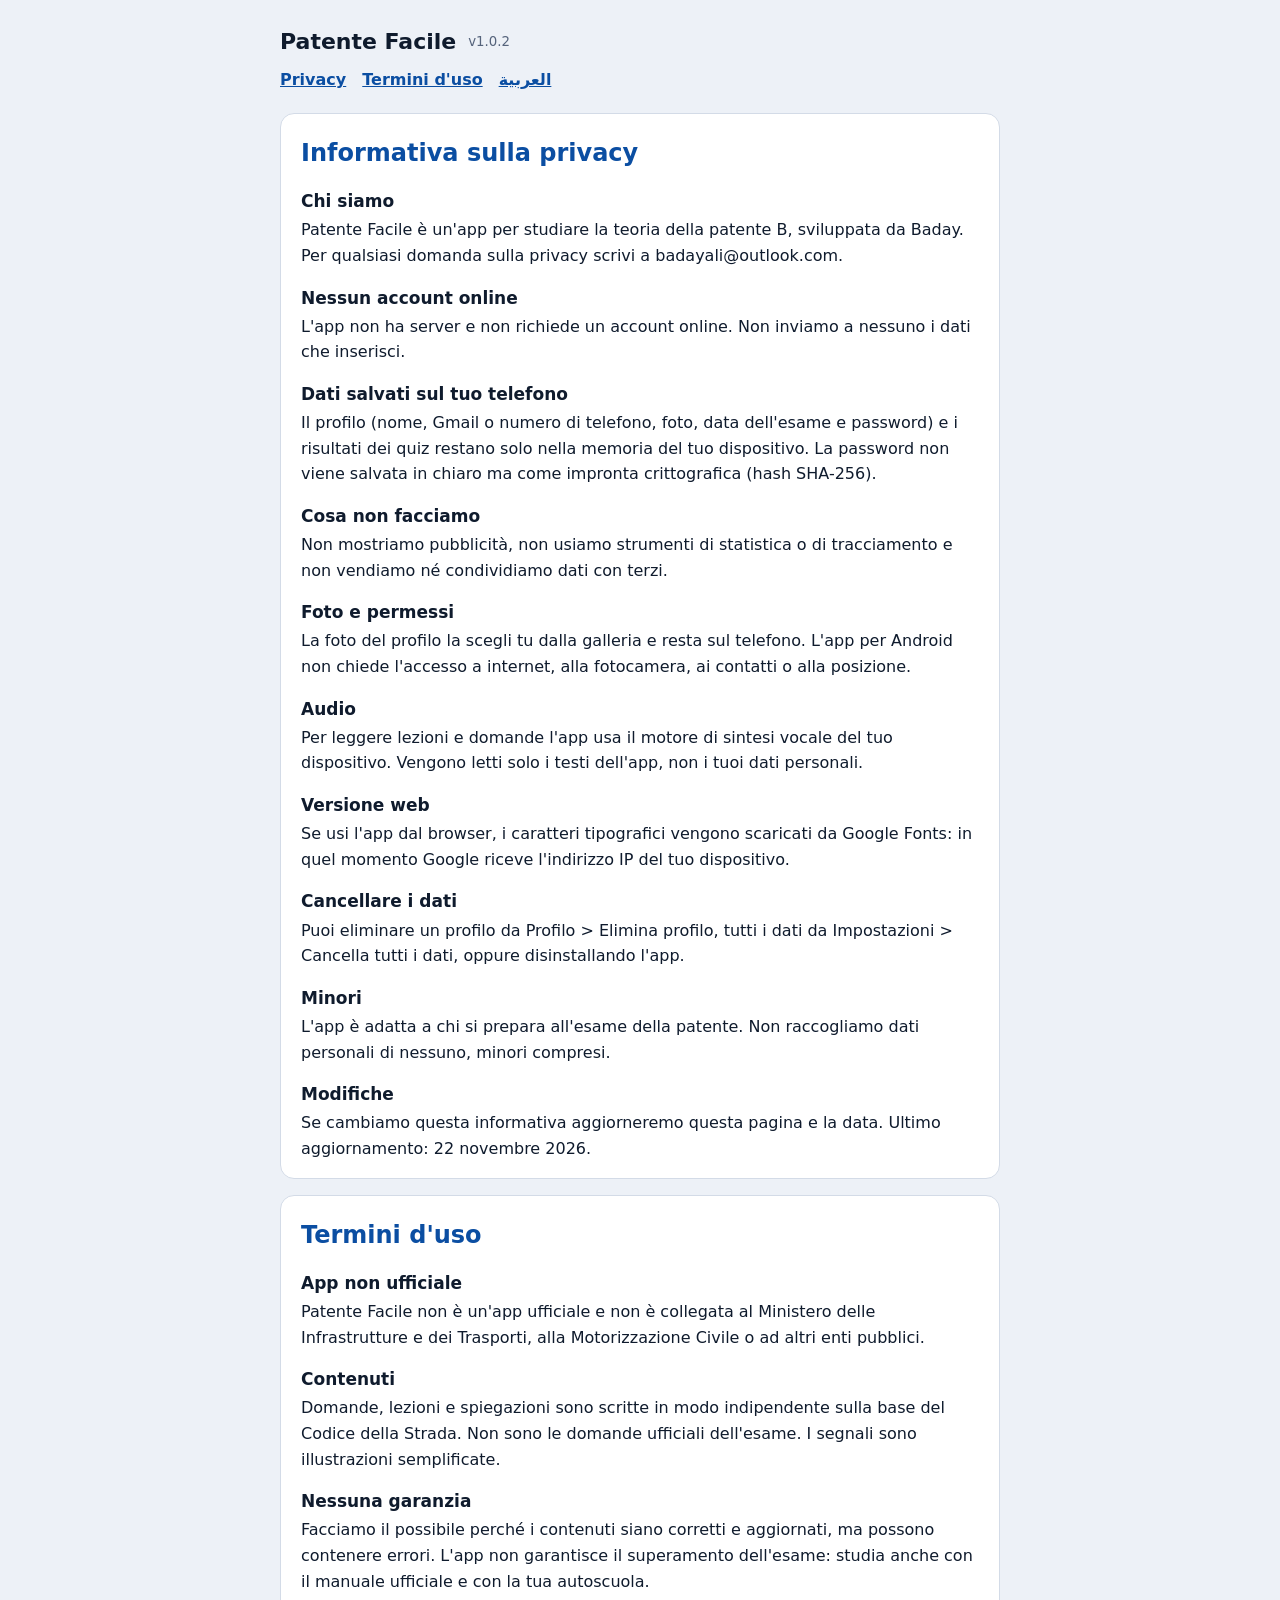
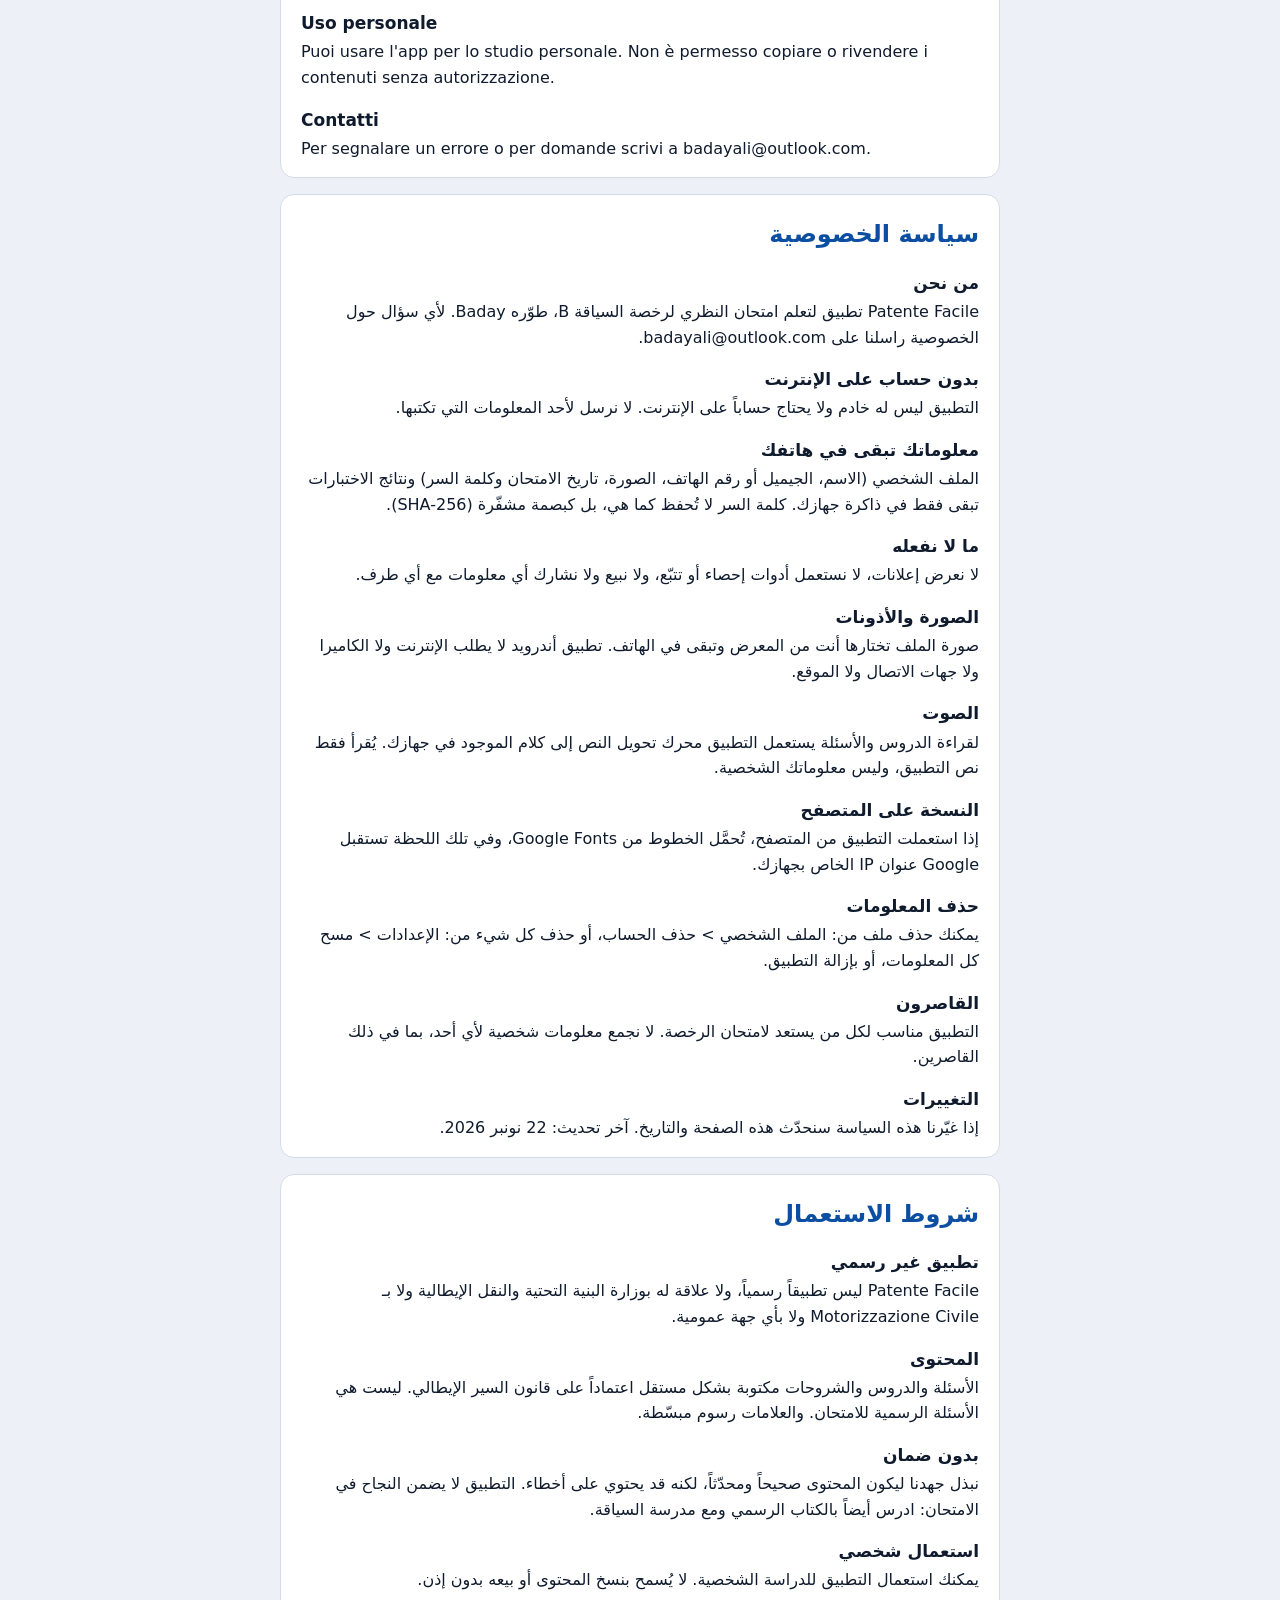
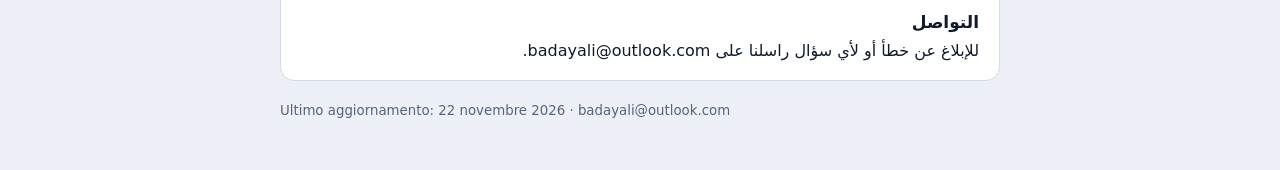
<file: patente/privacy.html>
<!doctype html>
<html lang="it"><head><meta charset="utf-8"><meta name="viewport" content="width=device-width, initial-scale=1">
<title>Patente Facile · Privacy</title>
<style>
:root{--bg:#EDF1F7;--fg:#0F1B2D;--muted:#56647C;--blue:#0B4EA2;--card:#fff;--line:#D3DBE7}
@media (prefers-color-scheme:dark){:root{--bg:#0A111D;--fg:#E5EBF4;--muted:#8E9BB2;--blue:#6FA2F0;--card:#131C2C;--line:#243149;color-scheme:dark}}
body{margin:0;background:var(--bg);color:var(--fg);font:16px/1.6 system-ui,-apple-system,"Segoe UI",Roboto,"Noto Sans Arabic",sans-serif}
main{max-width:720px;margin:0 auto;padding:24px max(16px,env(safe-area-inset-left,0px)) 48px}
header{display:flex;gap:12px;align-items:center;margin-bottom:8px}header b{font-size:22px}
nav{display:flex;gap:16px;flex-wrap:wrap;margin:8px 0 20px}nav a{color:var(--blue);font-weight:600}
section{background:var(--card);border:1px solid var(--line);border-radius:14px;padding:4px 20px 16px;margin-bottom:16px}
h2{color:var(--blue);margin:16px 0 4px}h3{margin:16px 0 2px;font-size:17px}p{margin:0}.ar{text-align:right}small{color:var(--muted)}
</style></head><body><main>
<header><b>Patente Facile</b><small>v1.0.2</small></header>
<nav><a href="#privacy">Privacy</a><a href="#termini">Termini d'uso</a><a href="#ar">العربية</a></nav>
<div id="privacy"><section class="it" lang="it" dir="ltr"><h2>Informativa sulla privacy</h2><h3>Chi siamo</h3><p>Patente Facile è un'app per studiare la teoria della patente B, sviluppata da Baday. Per qualsiasi domanda sulla privacy scrivi a badayali@outlook.com.</p><h3>Nessun account online</h3><p>L'app non ha server e non richiede un account online. Non inviamo a nessuno i dati che inserisci.</p><h3>Dati salvati sul tuo telefono</h3><p>Il profilo (nome, Gmail o numero di telefono, foto, data dell'esame e password) e i risultati dei quiz restano solo nella memoria del tuo dispositivo. La password non viene salvata in chiaro ma come impronta crittografica (hash SHA-256).</p><h3>Cosa non facciamo</h3><p>Non mostriamo pubblicità, non usiamo strumenti di statistica o di tracciamento e non vendiamo né condividiamo dati con terzi.</p><h3>Foto e permessi</h3><p>La foto del profilo la scegli tu dalla galleria e resta sul telefono. L'app per Android non chiede l'accesso a internet, alla fotocamera, ai contatti o alla posizione.</p><h3>Audio</h3><p>Per leggere lezioni e domande l'app usa il motore di sintesi vocale del tuo dispositivo. Vengono letti solo i testi dell'app, non i tuoi dati personali.</p><h3>Versione web</h3><p>Se usi l'app dal browser, i caratteri tipografici vengono scaricati da Google Fonts: in quel momento Google riceve l'indirizzo IP del tuo dispositivo.</p><h3>Cancellare i dati</h3><p>Puoi eliminare un profilo da Profilo &gt; Elimina profilo, tutti i dati da Impostazioni &gt; Cancella tutti i dati, oppure disinstallando l'app.</p><h3>Minori</h3><p>L'app è adatta a chi si prepara all'esame della patente. Non raccogliamo dati personali di nessuno, minori compresi.</p><h3>Modifiche</h3><p>Se cambiamo questa informativa aggiorneremo questa pagina e la data. Ultimo aggiornamento: 22 novembre 2026.</p></section></div><div id="termini"><section class="it" lang="it" dir="ltr"><h2>Termini d'uso</h2><h3>App non ufficiale</h3><p>Patente Facile non è un'app ufficiale e non è collegata al Ministero delle Infrastrutture e dei Trasporti, alla Motorizzazione Civile o ad altri enti pubblici.</p><h3>Contenuti</h3><p>Domande, lezioni e spiegazioni sono scritte in modo indipendente sulla base del Codice della Strada. Non sono le domande ufficiali dell'esame. I segnali sono illustrazioni semplificate.</p><h3>Nessuna garanzia</h3><p>Facciamo il possibile perché i contenuti siano corretti e aggiornati, ma possono contenere errori. L'app non garantisce il superamento dell'esame: studia anche con il manuale ufficiale e con la tua autoscuola.</p><h3>Uso personale</h3><p>Puoi usare l'app per lo studio personale. Non è permesso copiare o rivendere i contenuti senza autorizzazione.</p><h3>Contatti</h3><p>Per segnalare un errore o per domande scrivi a badayali@outlook.com.</p></section></div>
<div id="ar"><section class="ar" lang="ar" dir="rtl"><h2>سياسة الخصوصية</h2><h3>من نحن</h3><p>Patente Facile تطبيق لتعلم امتحان النظري لرخصة السياقة B، طوّره Baday. لأي سؤال حول الخصوصية راسلنا على badayali@outlook.com.</p><h3>بدون حساب على الإنترنت</h3><p>التطبيق ليس له خادم ولا يحتاج حساباً على الإنترنت. لا نرسل لأحد المعلومات التي تكتبها.</p><h3>معلوماتك تبقى في هاتفك</h3><p>الملف الشخصي (الاسم، الجيميل أو رقم الهاتف، الصورة، تاريخ الامتحان وكلمة السر) ونتائج الاختبارات تبقى فقط في ذاكرة جهازك. كلمة السر لا تُحفظ كما هي، بل كبصمة مشفّرة (SHA-256).</p><h3>ما لا نفعله</h3><p>لا نعرض إعلانات، لا نستعمل أدوات إحصاء أو تتبّع، ولا نبيع ولا نشارك أي معلومات مع أي طرف.</p><h3>الصورة والأذونات</h3><p>صورة الملف تختارها أنت من المعرض وتبقى في الهاتف. تطبيق أندرويد لا يطلب الإنترنت ولا الكاميرا ولا جهات الاتصال ولا الموقع.</p><h3>الصوت</h3><p>لقراءة الدروس والأسئلة يستعمل التطبيق محرك تحويل النص إلى كلام الموجود في جهازك. يُقرأ فقط نص التطبيق، وليس معلوماتك الشخصية.</p><h3>النسخة على المتصفح</h3><p>إذا استعملت التطبيق من المتصفح، تُحمَّل الخطوط من Google Fonts، وفي تلك اللحظة تستقبل Google عنوان IP الخاص بجهازك.</p><h3>حذف المعلومات</h3><p>يمكنك حذف ملف من: الملف الشخصي &gt; حذف الحساب، أو حذف كل شيء من: الإعدادات &gt; مسح كل المعلومات، أو بإزالة التطبيق.</p><h3>القاصرون</h3><p>التطبيق مناسب لكل من يستعد لامتحان الرخصة. لا نجمع معلومات شخصية لأي أحد، بما في ذلك القاصرين.</p><h3>التغييرات</h3><p>إذا غيّرنا هذه السياسة سنحدّث هذه الصفحة والتاريخ. آخر تحديث: 22 نونبر 2026.</p></section><section class="ar" lang="ar" dir="rtl"><h2>شروط الاستعمال</h2><h3>تطبيق غير رسمي</h3><p>Patente Facile ليس تطبيقاً رسمياً، ولا علاقة له بوزارة البنية التحتية والنقل الإيطالية ولا بـ Motorizzazione Civile ولا بأي جهة عمومية.</p><h3>المحتوى</h3><p>الأسئلة والدروس والشروحات مكتوبة بشكل مستقل اعتماداً على قانون السير الإيطالي. ليست هي الأسئلة الرسمية للامتحان. والعلامات رسوم مبسّطة.</p><h3>بدون ضمان</h3><p>نبذل جهدنا ليكون المحتوى صحيحاً ومحدّثاً، لكنه قد يحتوي على أخطاء. التطبيق لا يضمن النجاح في الامتحان: ادرس أيضاً بالكتاب الرسمي ومع مدرسة السياقة.</p><h3>استعمال شخصي</h3><p>يمكنك استعمال التطبيق للدراسة الشخصية. لا يُسمح بنسخ المحتوى أو بيعه بدون إذن.</p><h3>التواصل</h3><p>للإبلاغ عن خطأ أو لأي سؤال راسلنا على badayali@outlook.com.</p></section></div>
<small>Ultimo aggiornamento: 22 novembre 2026 · badayali@outlook.com</small>
</main></body></html>
</file>
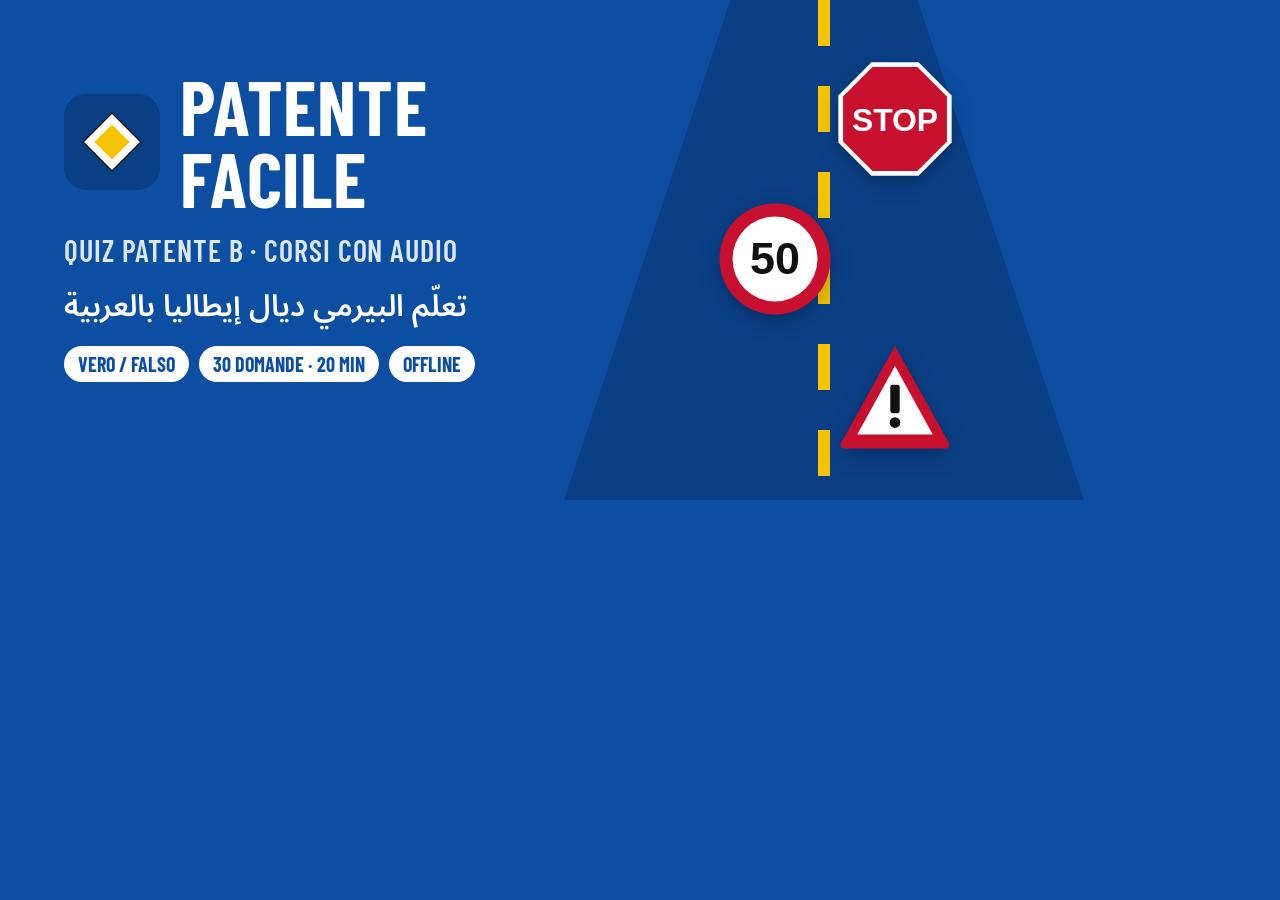
<file: patente/tools/feature.html>
<!doctype html><html><head><meta charset="utf-8">
<link rel="stylesheet" href="https://fonts.googleapis.com/css2?family=Barlow+Condensed:wght@600;700&family=Barlow:wght@500&family=Noto+Sans+Arabic:wght@600&display=swap">
<style>
/* Google Play feature graphic, 1024x500. Rendered to store/feature-graphic-1024x500.png */
body{margin:0;width:1024px;height:500px;overflow:hidden;background:#0B4EA2;color:#fff;font-family:Barlow,sans-serif;position:relative}
.road{position:absolute;right:-60px;top:0;bottom:0;width:520px;background:#0A3F86;clip-path:polygon(32% 0,68% 0,100% 100%,0 100%)}
.road::after{content:"";position:absolute;left:50%;top:0;bottom:0;width:12px;margin-left:-6px;background:repeating-linear-gradient(#F6C400 0 46px,transparent 46px 86px)}
.left{position:absolute;left:64px;top:70px;width:560px;display:grid;gap:18px}
.brand{display:flex;align-items:center;gap:20px}
.brand svg{width:96px;height:96px;border-radius:22px}
h1{font:700 76px/0.95 "Barlow Condensed",sans-serif;margin:0;text-transform:uppercase;letter-spacing:.01em}
.tag{font:600 30px/1.2 "Barlow Condensed",sans-serif;text-transform:uppercase;letter-spacing:.03em;color:#DCE7F7}
.ar{font:600 30px/1.4 "Noto Sans Arabic",sans-serif;direction:rtl;text-align:left}
.chips{display:flex;gap:10px;flex-wrap:wrap}.chips span{background:#fff;color:#0B4EA2;border-radius:99px;padding:6px 14px;font:700 20px "Barlow Condensed",sans-serif;text-transform:uppercase}
.signs{position:absolute;right:70px;top:60px;display:grid;gap:22px}
.signs svg{width:118px;height:118px;filter:drop-shadow(0 6px 10px rgba(0,0,0,.25))}
.signs svg:nth-child(2){margin-left:-120px}
</style></head><body>
<div class="road"></div>
<div class="left">
  <div class="brand"><svg viewBox="0 0 108 108"><rect width="108" height="108" fill="#0A3F86"/><path d="M54 21.5 L86.5 54 L54 86.5 L21.5 54 Z" fill="#fff" stroke="#111" stroke-width="1.5"/><path d="M54 34.2 L73.8 54 L54 73.8 L34.2 54 Z" fill="#F6C400"/></svg><h1>Patente<br>Facile</h1></div>
  <div class="tag">Quiz patente B · Corsi con audio</div>
  <div class="ar">تعلّم البيرمي ديال إيطاليا بالعربية</div>
  <div class="chips"><span>Vero / Falso</span><span>30 domande · 20 min</span><span>Offline</span></div>
</div>
<div class="signs">
  <svg viewBox="0 0 100 100"><polygon points="30,2 70,2 98,30 98,70 70,98 30,98 2,70 2,30" fill="#fff"/><polygon points="31,6 69,6 94,31 94,69 69,94 31,94 6,69 6,31" fill="#C8102E"/><text x="50" y="60" text-anchor="middle" font-family="Arial" font-weight="700" font-size="27" fill="#fff">STOP</text></svg>
  <svg viewBox="0 0 100 100"><circle cx="50" cy="50" r="47" fill="#C8102E"/><circle cx="50" cy="50" r="36" fill="#fff"/><text x="50" y="63" text-anchor="middle" font-family="Arial" font-weight="700" font-size="38" fill="#111">50</text></svg>
  <svg viewBox="0 0 100 100"><path d="M50 5 L96 88 Q97 92 92 92 H8 Q3 92 4 88 Z" fill="#C8102E"/><path d="M50 22 L82 80 H18 Z" fill="#fff"/><rect x="46" y="38" width="8" height="24" rx="2" fill="#111"/><circle cx="50" cy="70" r="4.5" fill="#111"/></svg>
</div>
</body></html>
</file>
<file: patente/android/app/src/main/assets/www/fonts/fonts.css>
/* latin-ext */
@font-face {
  font-family: 'Barlow';
  font-style: normal;
  font-weight: 400;
  font-display: swap;
  src: url(Barlow-400-latin-ext.woff2) format('woff2');
  unicode-range: U+0100-02BA, U+02BD-02C5, U+02C7-02CC, U+02CE-02D7, U+02DD-02FF, U+0304, U+0308, U+0329, U+1D00-1DBF, U+1E00-1E9F, U+1EF2-1EFF, U+2020, U+20A0-20AB, U+20AD-20C4, U+2113, U+2C60-2C7F, U+A720-A7FF;
}
/* latin */
@font-face {
  font-family: 'Barlow';
  font-style: normal;
  font-weight: 400;
  font-display: swap;
  src: url(Barlow-400-latin.woff2) format('woff2');
  unicode-range: U+0000-00FF, U+0131, U+0152-0153, U+02BB-02BC, U+02C6, U+02DA, U+02DC, U+0304, U+0308, U+0329, U+2000-206F, U+20AC, U+2122, U+2191, U+2193, U+2212, U+2215, U+FEFF, U+FFFD;
}
/* latin-ext */
@font-face {
  font-family: 'Barlow';
  font-style: normal;
  font-weight: 500;
  font-display: swap;
  src: url(Barlow-500-latin-ext.woff2) format('woff2');
  unicode-range: U+0100-02BA, U+02BD-02C5, U+02C7-02CC, U+02CE-02D7, U+02DD-02FF, U+0304, U+0308, U+0329, U+1D00-1DBF, U+1E00-1E9F, U+1EF2-1EFF, U+2020, U+20A0-20AB, U+20AD-20C4, U+2113, U+2C60-2C7F, U+A720-A7FF;
}
/* latin */
@font-face {
  font-family: 'Barlow';
  font-style: normal;
  font-weight: 500;
  font-display: swap;
  src: url(Barlow-500-latin.woff2) format('woff2');
  unicode-range: U+0000-00FF, U+0131, U+0152-0153, U+02BB-02BC, U+02C6, U+02DA, U+02DC, U+0304, U+0308, U+0329, U+2000-206F, U+20AC, U+2122, U+2191, U+2193, U+2212, U+2215, U+FEFF, U+FFFD;
}
/* latin-ext */
@font-face {
  font-family: 'Barlow';
  font-style: normal;
  font-weight: 600;
  font-display: swap;
  src: url(Barlow-600-latin-ext.woff2) format('woff2');
  unicode-range: U+0100-02BA, U+02BD-02C5, U+02C7-02CC, U+02CE-02D7, U+02DD-02FF, U+0304, U+0308, U+0329, U+1D00-1DBF, U+1E00-1E9F, U+1EF2-1EFF, U+2020, U+20A0-20AB, U+20AD-20C4, U+2113, U+2C60-2C7F, U+A720-A7FF;
}
/* latin */
@font-face {
  font-family: 'Barlow';
  font-style: normal;
  font-weight: 600;
  font-display: swap;
  src: url(Barlow-600-latin.woff2) format('woff2');
  unicode-range: U+0000-00FF, U+0131, U+0152-0153, U+02BB-02BC, U+02C6, U+02DA, U+02DC, U+0304, U+0308, U+0329, U+2000-206F, U+20AC, U+2122, U+2191, U+2193, U+2212, U+2215, U+FEFF, U+FFFD;
}
/* latin-ext */
@font-face {
  font-family: 'Barlow Condensed';
  font-style: normal;
  font-weight: 600;
  font-display: swap;
  src: url(BarlowCondensed-600-latin-ext.woff2) format('woff2');
  unicode-range: U+0100-02BA, U+02BD-02C5, U+02C7-02CC, U+02CE-02D7, U+02DD-02FF, U+0304, U+0308, U+0329, U+1D00-1DBF, U+1E00-1E9F, U+1EF2-1EFF, U+2020, U+20A0-20AB, U+20AD-20C4, U+2113, U+2C60-2C7F, U+A720-A7FF;
}
/* latin */
@font-face {
  font-family: 'Barlow Condensed';
  font-style: normal;
  font-weight: 600;
  font-display: swap;
  src: url(BarlowCondensed-600-latin.woff2) format('woff2');
  unicode-range: U+0000-00FF, U+0131, U+0152-0153, U+02BB-02BC, U+02C6, U+02DA, U+02DC, U+0304, U+0308, U+0329, U+2000-206F, U+20AC, U+2122, U+2191, U+2193, U+2212, U+2215, U+FEFF, U+FFFD;
}
/* latin-ext */
@font-face {
  font-family: 'Barlow Condensed';
  font-style: normal;
  font-weight: 700;
  font-display: swap;
  src: url(BarlowCondensed-700-latin-ext.woff2) format('woff2');
  unicode-range: U+0100-02BA, U+02BD-02C5, U+02C7-02CC, U+02CE-02D7, U+02DD-02FF, U+0304, U+0308, U+0329, U+1D00-1DBF, U+1E00-1E9F, U+1EF2-1EFF, U+2020, U+20A0-20AB, U+20AD-20C4, U+2113, U+2C60-2C7F, U+A720-A7FF;
}
/* latin */
@font-face {
  font-family: 'Barlow Condensed';
  font-style: normal;
  font-weight: 700;
  font-display: swap;
  src: url(BarlowCondensed-700-latin.woff2) format('woff2');
  unicode-range: U+0000-00FF, U+0131, U+0152-0153, U+02BB-02BC, U+02C6, U+02DA, U+02DC, U+0304, U+0308, U+0329, U+2000-206F, U+20AC, U+2122, U+2191, U+2193, U+2212, U+2215, U+FEFF, U+FFFD;
}
/* arabic */
@font-face {
  font-family: 'Noto Sans Arabic';
  font-style: normal;
  font-weight: 400;
  font-stretch: 100%;
  font-display: swap;
  src: url(NotoSansArabic-400-arabic.woff2) format('woff2');
  unicode-range: U+0600-06FF, U+0750-077F, U+0870-0891, U+0897-08E1, U+08E3-08FF, U+200C-200E, U+2010-2011, U+204F, U+2E41, U+FB50-FDFF, U+FE70-FE74, U+FE76-FEFC, U+102E0-102FB, U+10E60-10E7E, U+10EC2-10EC7, U+10EC9-10EEE, U+10EF0-10EFF, U+1EE00-1EE03, U+1EE05-1EE1F, U+1EE21-1EE22, U+1EE24, U+1EE27, U+1EE29-1EE32, U+1EE34-1EE37, U+1EE39, U+1EE3B, U+1EE42, U+1EE47, U+1EE49, U+1EE4B, U+1EE4D-1EE4F, U+1EE51-1EE52, U+1EE54, U+1EE57, U+1EE59, U+1EE5B, U+1EE5D, U+1EE5F, U+1EE61-1EE62, U+1EE64, U+1EE67-1EE6A, U+1EE6C-1EE72, U+1EE74-1EE77, U+1EE79-1EE7C, U+1EE7E, U+1EE80-1EE89, U+1EE8B-1EE9B, U+1EEA1-1EEA3, U+1EEA5-1EEA9, U+1EEAB-1EEBB, U+1EEF0-1EEF1;
}
/* latin-ext */
@font-face {
  font-family: 'Noto Sans Arabic';
  font-style: normal;
  font-weight: 400;
  font-stretch: 100%;
  font-display: swap;
  src: url(NotoSansArabic-400-latin-ext.woff2) format('woff2');
  unicode-range: U+0100-02BA, U+02BD-02C5, U+02C7-02CC, U+02CE-02D7, U+02DD-02FF, U+0304, U+0308, U+0329, U+1D00-1DBF, U+1E00-1E9F, U+1EF2-1EFF, U+2020, U+20A0-20AB, U+20AD-20C4, U+2113, U+2C60-2C7F, U+A720-A7FF;
}
/* latin */
@font-face {
  font-family: 'Noto Sans Arabic';
  font-style: normal;
  font-weight: 400;
  font-stretch: 100%;
  font-display: swap;
  src: url(NotoSansArabic-400-latin.woff2) format('woff2');
  unicode-range: U+0000-00FF, U+0131, U+0152-0153, U+02BB-02BC, U+02C6, U+02DA, U+02DC, U+0304, U+0308, U+0329, U+2000-206F, U+20AC, U+2122, U+2191, U+2193, U+2212, U+2215, U+FEFF, U+FFFD;
}
/* arabic */
@font-face {
  font-family: 'Noto Sans Arabic';
  font-style: normal;
  font-weight: 600;
  font-stretch: 100%;
  font-display: swap;
  src: url(NotoSansArabic-600-arabic.woff2) format('woff2');
  unicode-range: U+0600-06FF, U+0750-077F, U+0870-0891, U+0897-08E1, U+08E3-08FF, U+200C-200E, U+2010-2011, U+204F, U+2E41, U+FB50-FDFF, U+FE70-FE74, U+FE76-FEFC, U+102E0-102FB, U+10E60-10E7E, U+10EC2-10EC7, U+10EC9-10EEE, U+10EF0-10EFF, U+1EE00-1EE03, U+1EE05-1EE1F, U+1EE21-1EE22, U+1EE24, U+1EE27, U+1EE29-1EE32, U+1EE34-1EE37, U+1EE39, U+1EE3B, U+1EE42, U+1EE47, U+1EE49, U+1EE4B, U+1EE4D-1EE4F, U+1EE51-1EE52, U+1EE54, U+1EE57, U+1EE59, U+1EE5B, U+1EE5D, U+1EE5F, U+1EE61-1EE62, U+1EE64, U+1EE67-1EE6A, U+1EE6C-1EE72, U+1EE74-1EE77, U+1EE79-1EE7C, U+1EE7E, U+1EE80-1EE89, U+1EE8B-1EE9B, U+1EEA1-1EEA3, U+1EEA5-1EEA9, U+1EEAB-1EEBB, U+1EEF0-1EEF1;
}
/* latin-ext */
@font-face {
  font-family: 'Noto Sans Arabic';
  font-style: normal;
  font-weight: 600;
  font-stretch: 100%;
  font-display: swap;
  src: url(NotoSansArabic-600-latin-ext.woff2) format('woff2');
  unicode-range: U+0100-02BA, U+02BD-02C5, U+02C7-02CC, U+02CE-02D7, U+02DD-02FF, U+0304, U+0308, U+0329, U+1D00-1DBF, U+1E00-1E9F, U+1EF2-1EFF, U+2020, U+20A0-20AB, U+20AD-20C4, U+2113, U+2C60-2C7F, U+A720-A7FF;
}
/* latin */
@font-face {
  font-family: 'Noto Sans Arabic';
  font-style: normal;
  font-weight: 600;
  font-stretch: 100%;
  font-display: swap;
  src: url(NotoSansArabic-600-latin.woff2) format('woff2');
  unicode-range: U+0000-00FF, U+0131, U+0152-0153, U+02BB-02BC, U+02C6, U+02DA, U+02DC, U+0304, U+0308, U+0329, U+2000-206F, U+20AC, U+2122, U+2191, U+2193, U+2212, U+2215, U+FEFF, U+FFFD;
}
</file>
